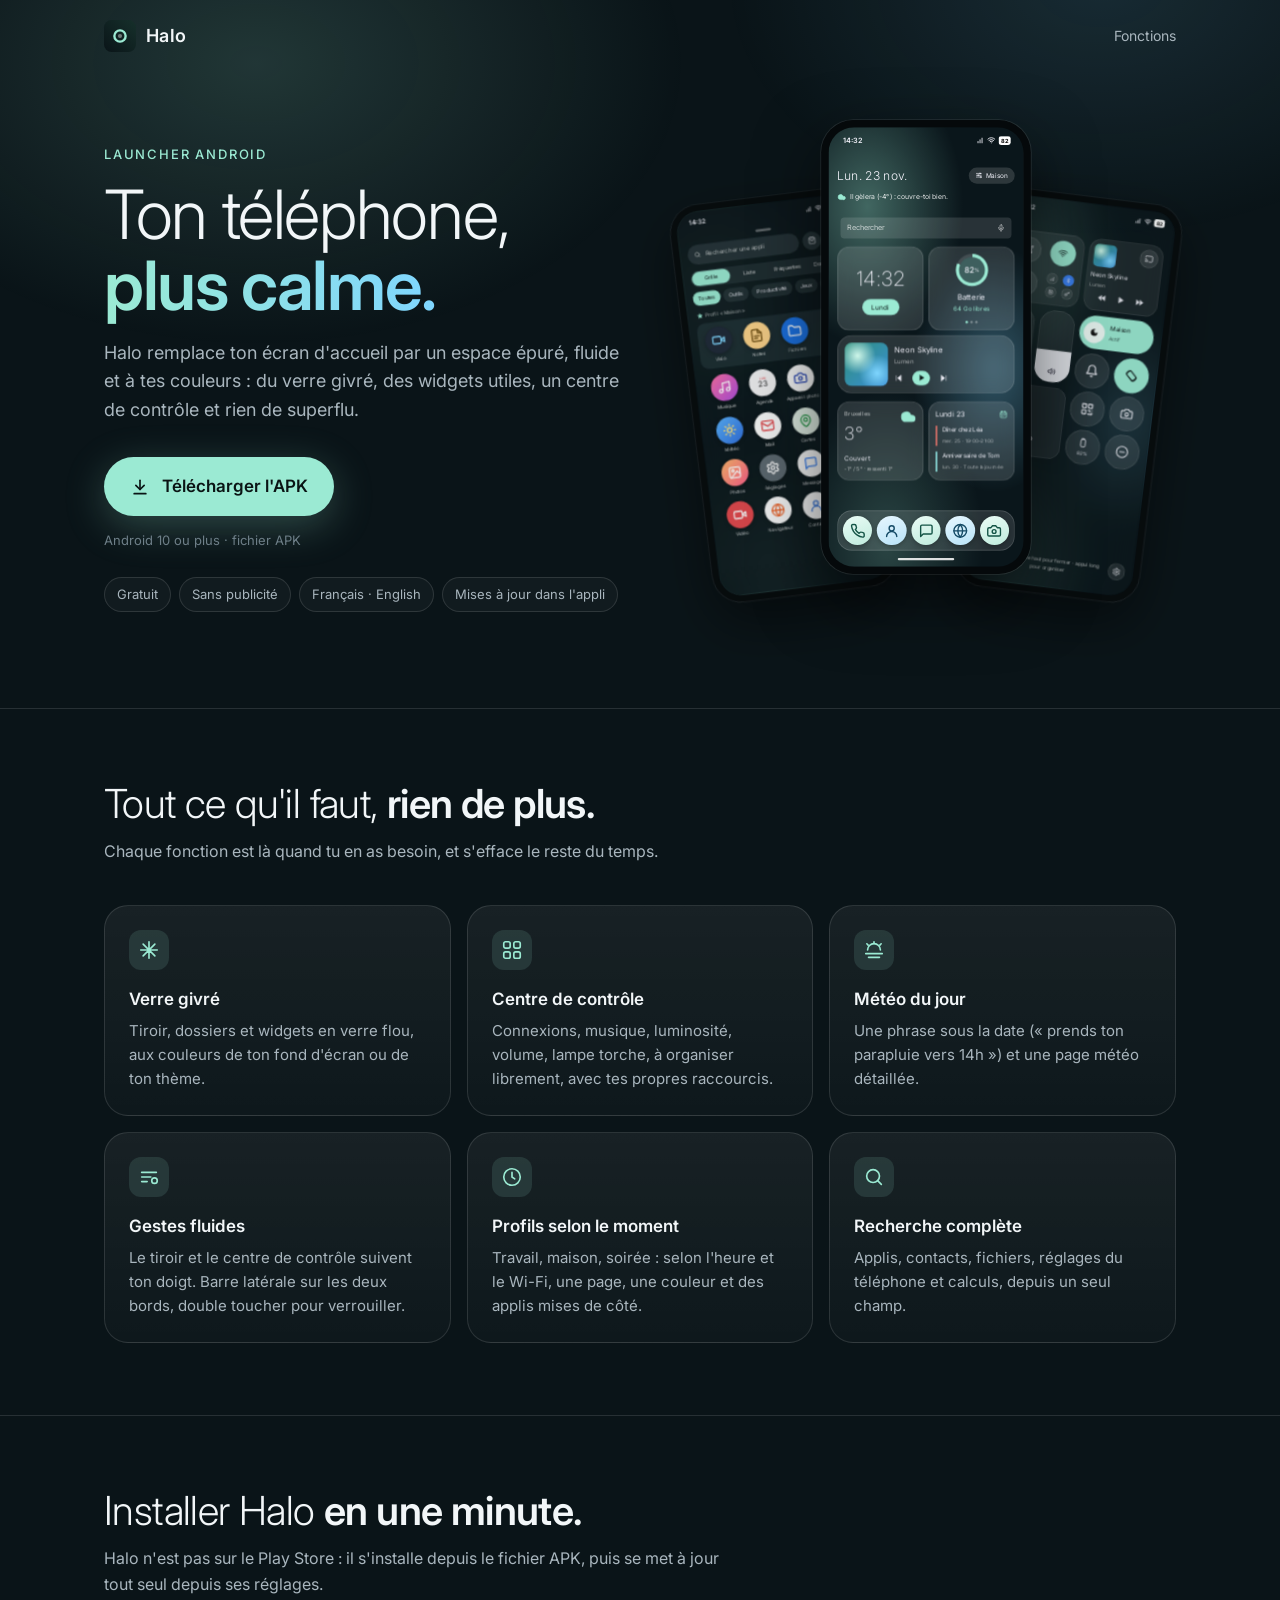
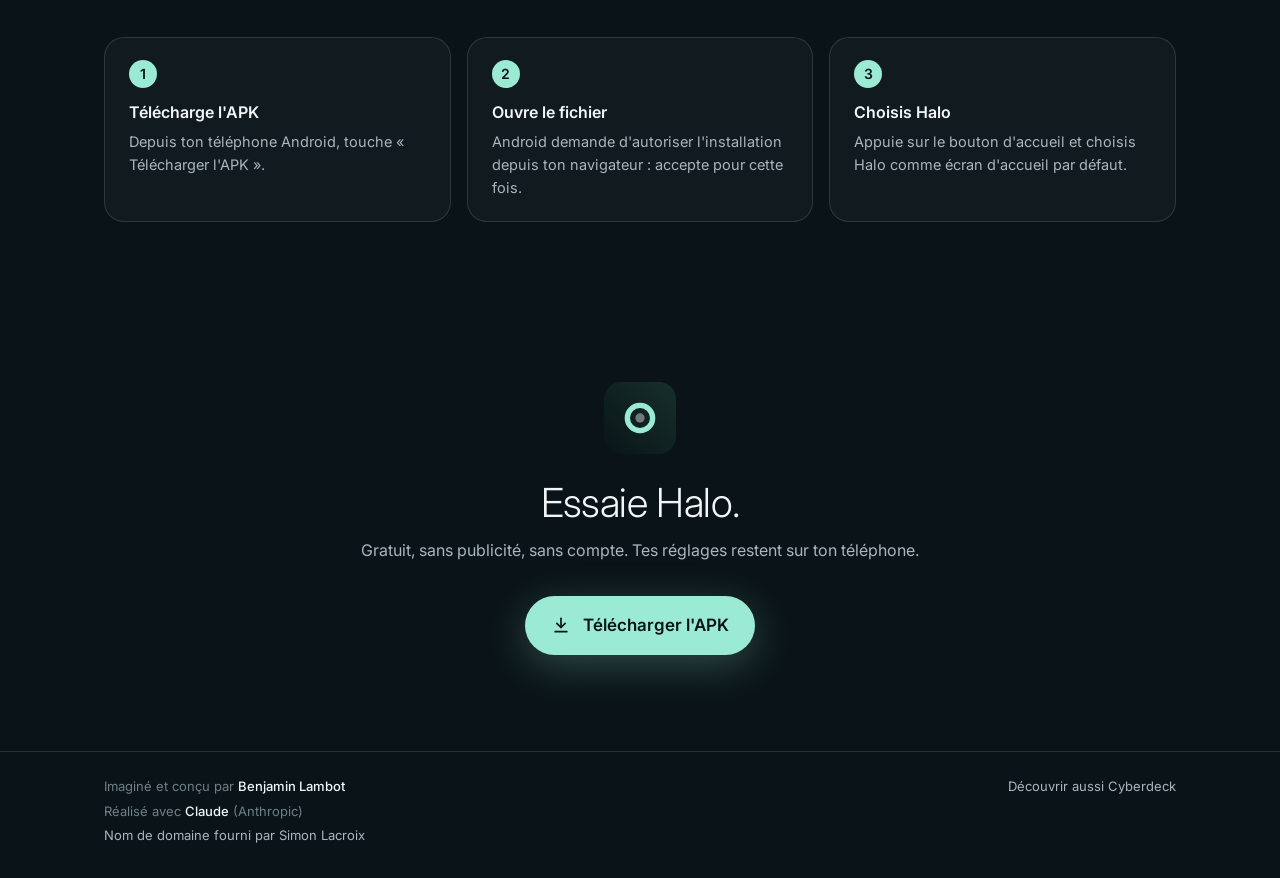
<file: Halo/index.html>
<!DOCTYPE html>
<html lang="fr">
<head>
<meta charset="utf-8">
<meta name="viewport" content="width=device-width, initial-scale=1">
<title>Halo · Launcher Android épuré</title>
<meta name="description" content="Halo, un launcher Android épuré et fluide : verre givré, widgets, centre de contrôle, profils. Gratuit, sans publicité.">
<meta name="theme-color" content="#0A1418">
<link rel="icon" href="icon.svg" type="image/svg+xml">
<meta property="og:title" content="Halo · Launcher Android épuré">
<meta property="og:description" content="Un écran d'accueil calme, fluide et à tes couleurs. Gratuit, sans publicité.">
<link rel="preconnect" href="https://fonts.googleapis.com">
<link rel="preconnect" href="https://fonts.gstatic.com" crossorigin>
<link href="https://fonts.googleapis.com/css2?family=Inter:wght@300;400;500;600&display=swap" rel="stylesheet">
<style>
  :root {
    color-scheme: dark;
    --bg: #0A1418; --bg2: #0F1D22; --text: #F2F6F8; --dim: #A9B6BE; --faint: #6E7F88;
    --accent: #9BEAD3; --accent2: #7FD6FF; --glass: rgba(255,255,255,.08); --line: rgba(255,255,255,.12);
  }
  * { box-sizing: border-box; }
  html { scroll-behavior: smooth; }
  body { margin: 0; background: var(--bg); color: var(--text); font: 16px/1.6 Inter, system-ui, -apple-system, "Segoe UI", Roboto, sans-serif;
    -webkit-font-smoothing: antialiased; overflow-x: hidden; }
  a { color: inherit; }
  .wrap { max-width: 1120px; margin: 0 auto; padding: 0 24px; }
  @media (max-width: 600px) { .wrap { padding: 0 16px; } }

  /* lueur de fond */
  .glow { position: fixed; inset: -20% -10% auto; height: 90vh; pointer-events: none; z-index: 0;
    background: radial-gradient(40% 50% at 25% 30%, rgba(155,234,211,.16), transparent 70%), radial-gradient(35% 45% at 80% 20%, rgba(127,214,255,.12), transparent 70%); }
  main, header, footer { position: relative; z-index: 1; }
  main { overflow-x: clip; }

  header .wrap { display: flex; align-items: center; justify-content: space-between; height: 72px; }
  .brand { display: flex; align-items: center; gap: 10px; text-decoration: none; font-weight: 600; letter-spacing: .02em; font-size: 18px; }
  .brand img { width: 32px; height: 32px; }
  .navlink { color: var(--dim); text-decoration: none; font-size: 14px; }
  .navlink:hover { color: var(--text); }

  /* héros */
  .hero { display: grid; grid-template-columns: 1.05fr 1fr; gap: 48px; align-items: center; padding: 48px 0 72px; }
  @media (max-width: 900px) { .hero { grid-template-columns: 1fr; padding-top: 24px; gap: 40px; } }
  .eyebrow { color: var(--accent); font-size: 13px; font-weight: 500; letter-spacing: .14em; text-transform: uppercase; }
  h1 { font-size: clamp(40px, 6vw, 68px); line-height: 1.04; font-weight: 300; letter-spacing: -.02em; margin: 14px 0 18px; }
  h1 b { font-weight: 600; background: linear-gradient(90deg, var(--accent), var(--accent2)); -webkit-background-clip: text; background-clip: text; color: transparent; }
  .lead { color: var(--dim); font-size: 18px; max-width: 30em; margin: 0 0 32px; }
  .cta { display: inline-flex; align-items: center; gap: 12px; padding: 16px 26px; border-radius: 999px; background: var(--accent); color: #0A1414;
    font-weight: 600; font-size: 17px; text-decoration: none; box-shadow: 0 10px 40px rgba(155,234,211,.25); transition: transform .2s, box-shadow .2s; }
  .cta:hover { transform: translateY(-2px); box-shadow: 0 14px 48px rgba(155,234,211,.35); }
  .cta svg { width: 20px; height: 20px; }
  .meta { color: var(--faint); font-size: 13px; margin-top: 14px; }
  .chips { display: flex; flex-wrap: wrap; gap: 8px; margin-top: 26px; }
  .chip { padding: 6px 12px; border-radius: 999px; border: 1px solid var(--line); color: var(--dim); font-size: 13px; background: rgba(255,255,255,.03); }

  /* téléphones */
  /* la composition des trois téléphones est la même partout : sur petit écran, elle est réduite d'un bloc */
  .stage { position: relative; height: 640px; }
  .stage-in { position: absolute; left: 50%; top: 0; width: 620px; height: 640px; margin-left: -310px; transform-origin: 50% 0; }
  .phone { position: absolute; width: 260px; aspect-ratio: 9 / 19.5; border-radius: 40px; padding: 9px; background: #05090B;
    box-shadow: 0 0 0 1px rgba(255,255,255,.1), 0 30px 80px rgba(0,0,0,.55); }
  .phone .scr { position: relative; width: 100%; height: 100%; border-radius: 32px; overflow: hidden; }
  .stage-in .phone:nth-child(1) { left: 50%; top: 0; transform: translateX(-50%); z-index: 3; }
  .stage-in .phone:nth-child(2) { left: 50%; top: 60px; transform: translateX(-118%) rotate(-7deg) scale(.88); z-index: 2; opacity: .9; }
  .stage-in .phone:nth-child(3) { left: 50%; top: 60px; transform: translateX(18%) rotate(7deg) scale(.88); z-index: 1; opacity: .9; }

  /* fond d'écran Halo (dégradé « Aurore ») */
  .wall { position: absolute; inset: 0; background:
      radial-gradient(70% 45% at 20% 18%, rgba(155,234,211,.55), transparent 70%),
      radial-gradient(60% 40% at 85% 55%, rgba(127,214,255,.45), transparent 70%),
      radial-gradient(70% 50% at 30% 95%, rgba(183,166,255,.35), transparent 70%), #0B1A1F; }
  .wall.b { background: radial-gradient(70% 45% at 80% 15%, rgba(183,166,255,.5), transparent 70%), radial-gradient(70% 50% at 15% 70%, rgba(155,234,211,.45), transparent 70%), #0C1620; }
  .ui { position: absolute; inset: 0; padding: 30px 16px 14px; display: flex; flex-direction: column; font-size: 10px; }
  .sb { position: absolute; top: 9px; left: 22px; right: 22px; display: flex; justify-content: space-between; font-size: 9px; color: rgba(255,255,255,.85); font-weight: 500; }
  .clock { font-size: 56px; font-weight: 200; letter-spacing: -.03em; line-height: 1; margin-top: 18px; }
  .date { font-size: 12px; color: rgba(255,255,255,.85); margin-top: 6px; }
  .tip { font-size: 10px; color: rgba(255,255,255,.8); margin-top: 6px; display: flex; gap: 6px; align-items: center; }
  .tip i { width: 9px; height: 9px; border-radius: 50%; background: var(--accent); display: inline-block; }
  .gl { background: rgba(255,255,255,.12); border: 1px solid rgba(255,255,255,.16); backdrop-filter: blur(14px); -webkit-backdrop-filter: blur(14px); border-radius: 18px; }
  .w-music { margin-top: 16px; padding: 10px; display: flex; gap: 10px; align-items: center; }
  .cover { width: 38px; height: 38px; border-radius: 10px; background: linear-gradient(135deg, #FF9EC4, #B7A6FF); flex: none; }
  .w-music b { display: block; font-size: 11px; font-weight: 600; } .w-music span { color: rgba(255,255,255,.7); font-size: 9.5px; }
  .w-row { display: flex; gap: 8px; margin-top: 8px; }
  .w-sm { flex: 1; padding: 10px; } .w-sm b { font-size: 18px; font-weight: 300; display: block; } .w-sm span { color: rgba(255,255,255,.7); font-size: 9px; }
  .grid { display: grid; grid-template-columns: repeat(4, 1fr); gap: 12px 8px; margin-top: auto; padding: 0 2px; }
  .ic { aspect-ratio: 1; border-radius: 30%; position: relative; box-shadow: 0 4px 10px rgba(0,0,0,.25), inset 0 1px 0 rgba(255,255,255,.25); display: grid; place-items: center; }
  .ic svg, .t svg, .gear svg, .sb svg, .tbar svg { fill: none; stroke: currentColor; stroke-width: 2; stroke-linecap: round; stroke-linejoin: round; }
  .ic svg { width: 54%; height: 54%; color: #fff; }
  .ic.lt svg { color: #1B2A30; }
  .dock { margin-top: 14px; padding: 9px; display: grid; grid-template-columns: repeat(4, 1fr); gap: 8px; border-radius: 24px; }
  .bar { width: 34%; height: 4px; border-radius: 4px; background: rgba(255,255,255,.7); margin: 10px auto 0; }
  .c1 { background: linear-gradient(135deg,#9BEAD3,#4FB79A); } .c2 { background: linear-gradient(135deg,#7FD6FF,#3B8FD9); } .c3 { background: linear-gradient(135deg,#FF9EC4,#E05A8E); }
  .c4 { background: linear-gradient(135deg,#FFD58A,#E79A3C); } .c5 { background: linear-gradient(135deg,#B7A6FF,#7558E0); } .c6 { background: linear-gradient(135deg,#C9D3D8,#7E8C94); } .c9 { background: linear-gradient(135deg,#F4F6F7,#C9D3D8); } .c10 { background: linear-gradient(135deg,#3A4A52,#151E23); }
  .c7 { background: linear-gradient(135deg,#A6F0A0,#47A84A); } .c8 { background: linear-gradient(135deg,#FF8F7A,#D9483B); }

  /* tiroir */
  .drawer { position: absolute; inset: 0; background: rgba(10,20,24,.55); backdrop-filter: blur(22px); -webkit-backdrop-filter: blur(22px); }
  .search { margin-top: 10px; padding: 9px 12px; border-radius: 999px; background: rgba(255,255,255,.12); color: rgba(255,255,255,.65); font-size: 10px; display: flex; justify-content: space-between; }
  .tabs { display: flex; gap: 6px; margin: 12px 0 10px; } .tabs span { padding: 4px 9px; border-radius: 999px; font-size: 9px; background: rgba(255,255,255,.08); color: rgba(255,255,255,.75); }
  .tabs span.on { background: var(--accent); color: #0A1414; font-weight: 600; }
  .lbl { color: rgba(255,255,255,.6); font-size: 9px; margin: 6px 0 8px; }
  .dgrid { display: grid; grid-template-columns: repeat(4, 1fr); gap: 10px 8px; }
  .dgrid .n { text-align: center; font-size: 8px; color: rgba(255,255,255,.8); margin-top: 4px; }

  /* centre de contrôle */
  .cc { position: absolute; inset: 0; background: rgba(205,225,232,.16); backdrop-filter: blur(26px) saturate(1.2); -webkit-backdrop-filter: blur(26px) saturate(1.2); }
  .ccg { display: grid; grid-template-columns: repeat(4, 1fr); gap: 8px; margin-top: 14px; }
  .t { border-radius: 18px; background: rgba(255,255,255,.14); border: 1px solid rgba(255,255,255,.14); aspect-ratio: 1; display: grid; place-items: center; }
  .t.on { background: var(--accent); }
  .t svg { width: 40%; height: 40%; color: #fff; }
  .t.on svg { color: #0A1414; }
  .t.w2 { grid-column: span 2; aspect-ratio: auto; padding: 10px; display: block; text-align: left; }
  .t.w2 b { font-size: 10px; display: block; } .t.w2 span { font-size: 8.5px; color: rgba(255,255,255,.7); }
  .t.h2 { grid-row: span 2; aspect-ratio: auto; position: relative; overflow: hidden; place-items: end center; }
  .t.h2::after { content: ""; position: absolute; left: 0; right: 0; bottom: 0; height: 62%; background: rgba(255,255,255,.88); }
  .t.h2.v::after { height: 40%; }
  .t.h2 svg { position: relative; z-index: 1; width: 44%; height: auto; aspect-ratio: 1; margin-bottom: 10px; color: #1B2A30; }
  .t.w2 .row { display: flex; align-items: center; gap: 8px; }
  .t.w2 .row svg { width: 14px; height: 14px; flex: none; }
  .t.w2 .row { gap: 6px; } .t.w2 .row b, .t.w2 .row span { white-space: nowrap; }
  .tbar { display: flex; gap: 10px; margin-top: 5px; } .tbar svg { width: 11px; height: 11px; color: #fff; }
  .sb .r { display: flex; gap: 4px; align-items: center; } .sb svg { width: 10px; height: 10px; }
  .gear { position: absolute; right: 16px; bottom: 18px; width: 26px; height: 26px; border-radius: 50%; background: rgba(255,255,255,.14); border: 1px solid rgba(255,255,255,.16); display: grid; place-items: center; }
  .gear svg { width: 15px; height: 15px; color: #fff; }

  /* sections */
  section.block { padding: 72px 0; border-top: 1px solid var(--line); }
  h2 { font-size: clamp(28px, 4vw, 40px); font-weight: 300; letter-spacing: -.015em; margin: 0 0 12px; line-height: 1.15; }
  h2 b { font-weight: 600; }
  .sub { color: var(--dim); max-width: 40em; margin: 0 0 40px; }
  .feats { display: grid; grid-template-columns: repeat(3, 1fr); gap: 16px; }
  @media (max-width: 900px) { .feats { grid-template-columns: repeat(2, 1fr); } }
  @media (max-width: 560px) { .feats { grid-template-columns: 1fr; } }
  .feat { padding: 24px; border-radius: 24px; background: linear-gradient(180deg, rgba(255,255,255,.06), rgba(255,255,255,.02)); border: 1px solid var(--line); }
  .feat .ico { width: 40px; height: 40px; border-radius: 12px; background: rgba(155,234,211,.12); display: grid; place-items: center; margin-bottom: 16px; }
  .feat .ico svg { width: 22px; height: 22px; stroke: var(--accent); fill: none; stroke-width: 1.8; stroke-linecap: round; stroke-linejoin: round; }
  .feat h3 { margin: 0 0 6px; font-size: 17px; font-weight: 600; }
  .feat p { margin: 0; color: var(--dim); font-size: 15px; }

  .steps { display: grid; grid-template-columns: repeat(3, 1fr); gap: 16px; counter-reset: s; }
  @media (max-width: 800px) { .steps { grid-template-columns: 1fr; } }
  .step { padding: 22px 24px; border-radius: 20px; border: 1px solid var(--line); background: rgba(255,255,255,.03); }
  .step::before { counter-increment: s; content: counter(s); display: inline-grid; place-items: center; width: 28px; height: 28px; border-radius: 50%;
    background: var(--accent); color: #0A1414; font-weight: 600; font-size: 14px; margin-bottom: 12px; }
  .step h3 { margin: 0 0 4px; font-size: 16px; font-weight: 600; } .step p { margin: 0; color: var(--dim); font-size: 14.5px; }

  .final { text-align: center; padding: 88px 0 96px; }
  .final img { width: 72px; height: 72px; margin-bottom: 18px; }
  .final .sub { margin: 0 auto 32px; }
  footer { border-top: 1px solid var(--line); color: var(--faint); font-size: 13px; }
  footer .wrap { display: flex; flex-wrap: wrap; gap: 12px; justify-content: space-between; padding-top: 24px; padding-bottom: 32px; }
  .credits { display: flex; flex-direction: column; gap: 4px; } .credits b { color: var(--text); font-weight: 500; }
  footer a { color: var(--dim); text-decoration: none; } footer a:hover { color: var(--text); }

  .reveal { opacity: 0; transform: translateY(16px); transition: opacity .7s ease, transform .7s ease; }
  .reveal.in { opacity: 1; transform: none; }
  @media (prefers-reduced-motion: reduce) { .reveal { opacity: 1; transform: none; transition: none; } .cta { transition: none; } }

  /* ── téléphones (version 2, d'après de vraies captures de Halo) ── */
  .phone svg { fill: none; stroke: currentColor; stroke-width: 2; stroke-linecap: round; stroke-linejoin: round; }
  .phone svg.f { fill: currentColor; stroke-width: 1.5; }
  .v-wall { position: absolute; inset: 0; background:
      radial-gradient(70% 45% at 20% 18%, rgba(155,234,211,.38), transparent 70%),
      radial-gradient(60% 40% at 85% 55%, rgba(127,214,255,.32), transparent 70%),
      radial-gradient(70% 50% at 30% 95%, rgba(155,234,211,.22), transparent 70%), #0A161B; }
  .v-ui { position: absolute; inset: 0; padding: 26px 11px 8px; display: flex; flex-direction: column; color: #F2F2FA; font-size: 8px; }
  .v-sb { position: absolute; top: 9px; left: 18px; right: 16px; display: flex; justify-content: space-between; align-items: center; font-size: 9px; font-weight: 600; }
  .v-sb .r { display: flex; gap: 4px; align-items: center; } .v-sb svg { width: 10px; height: 10px; stroke-width: 2.6; }
  .v-batt { font-style: normal; font-size: 7px; background: #fff; color: #000; border-radius: 3px; padding: 0 3px; font-weight: 700; }
  .v-head { display: flex; justify-content: space-between; align-items: center; margin-top: 22px; }
  .v-date { font-size: 15px; font-weight: 300; letter-spacing: .01em; }
  .v-pill { display: flex; gap: 4px; align-items: center; padding: 4px 8px; border-radius: 999px; background: rgba(255,255,255,.14); font-size: 8px; }
  .v-pill svg { width: 9px; height: 9px; }
  .v-tip { display: flex; gap: 5px; align-items: center; margin-top: 8px; font-size: 8.5px; color: rgba(255,255,255,.88); }
  .v-tip svg { width: 11px; height: 11px; color: #9BEAD3; }
  .v-search { margin: 18px 4px 0; padding: 6px 8px; border-radius: 5px; background: rgba(255,255,255,.12); display: flex; justify-content: space-between; align-items: center; color: rgba(255,255,255,.7); font-size: 9px; }
  .v-search svg { width: 10px; height: 10px; }
  .v-row2 { display: grid; grid-template-columns: 1fr 1fr; gap: 6px; margin-top: 10px; }
  .v-card { background: rgba(255,255,255,.13); backdrop-filter: blur(10px); -webkit-backdrop-filter: blur(10px); border-radius: 15px; padding: 9px; box-shadow: inset 0 0 0 1px rgba(255,255,255,.16); }
  .v-clock { display: grid; place-items: center; align-content: center; gap: 6px; height: 104px; }
  .v-clock b { font-size: 25px; font-weight: 200; letter-spacing: .02em; }
  .v-clock i { font-style: normal; background: #9BEAD3; color: #0A1414; border-radius: 999px; padding: 4px 12px; font-size: 8px; }
  .v-bat { display: flex; flex-direction: column; align-items: center; height: 104px; }
  .v-ring { width: 40px; height: 40px; border-radius: 50%; background: conic-gradient(#9BEAD3 0 82%, rgba(255,255,255,.12) 0); display: grid; place-items: center; }
  .v-ring span { width: 32px; height: 32px; border-radius: 50%; background: #3E5F5E; display: flex; align-items: center; justify-content: center; font-size: 10px; font-weight: 500; }
  .v-ring small { font-size: 6px; }
  .v-bat b { font-weight: 400; font-size: 9.5px; margin-top: 6px; } .v-bat > span { color: #9BEAD3; font-size: 7.5px; margin-top: 2px; }
  .v-dots { display: flex; gap: 3px; margin-top: auto; } .v-dots i { width: 3px; height: 3px; border-radius: 50%; background: rgba(255,255,255,.35); } .v-dots i.on { background: #9BEAD3; }
  .v-music { display: flex; gap: 8px; align-items: center; margin-top: 6px; border-radius: 18px; background: rgba(255,255,255,.13); }
  .v-cover { width: 54px; height: 54px; border-radius: 9px; flex: none; background:
      radial-gradient(60% 60% at 30% 30%, #CFF7EA, transparent 70%), radial-gradient(60% 60% at 75% 70%, #7FD6FF, transparent 70%), linear-gradient(135deg, #2E8F7A, #3B8FD9); }
  .v-cover.s { width: 32px; height: 32px; border-radius: 7px; }
  .v-mt { flex: 1; min-width: 0; } .v-mt b { display: block; font-size: 9.5px; font-weight: 400; } .v-mt > span { color: rgba(255,255,255,.6); font-size: 7.5px; }
  .v-ctrl { display: flex; align-items: center; gap: 12px; margin-top: 5px; }
  .v-ctrl svg { width: 10px; height: 10px; }
  .v-ctrl em { width: 22px; height: 18px; border-radius: 999px; background: #9BEAD3; display: grid; place-items: center; color: #0A1414; }
  .v-ctrl em svg { width: 9px; height: 9px; }
  .v-ctrl.b { gap: 16px; justify-content: center; margin-top: 7px; } .v-ctrl.b svg { width: 11px; height: 11px; }
  .v-meteo { position: relative; height: 98px; display: flex; flex-direction: column; }
  .v-meteo > span { color: rgba(255,255,255,.7); font-size: 7px; } .v-meteo > svg { position: absolute; right: 9px; top: 9px; width: 20px; height: 20px; color: #9BEAD3; }
  .v-meteo b { font-size: 22px; font-weight: 200; margin-top: 2px; } .v-meteo em { font-style: normal; font-size: 8px; margin-top: auto; } .v-meteo small { color: rgba(255,255,255,.65); font-size: 6.5px; margin-top: 2px; }
  .v-agenda { height: 98px; } .v-ah { display: flex; justify-content: space-between; align-items: center; } .v-ah b { font-weight: 400; font-size: 9px; } .v-ah svg { width: 10px; height: 10px; color: #9BEAD3; }
  .v-ev { border-left: 2px solid var(--c); padding-left: 6px; margin-top: 7px; } .v-ev b { display: block; font-weight: 400; font-size: 7.5px; white-space: nowrap; overflow: hidden; text-overflow: ellipsis; } .v-ev span { color: rgba(255,255,255,.6); font-size: 6px; }
  .v-dock { margin-top: auto; background: rgba(255,255,255,.12); box-shadow: inset 0 0 0 1px rgba(255,255,255,.14); border-radius: 18px; padding: 7px; display: grid; grid-template-columns: repeat(5, 1fr); gap: 6px; }
  .v-ri { aspect-ratio: 1; border-radius: 50%; display: grid; place-items: center; box-shadow: 0 2px 6px rgba(0,0,0,.25); }
  .v-ri svg { width: 52%; height: 52%; stroke-width: 2.2; }
  .v-dk { background: linear-gradient(160deg, #EAFBF5, #BFEBDD); color: #145446; }
  .v-dk:nth-child(even) { background: linear-gradient(160deg, #E6F6FF, #B9E3F7); color: #144A66; }
  .v-bar { width: 32%; height: 3px; border-radius: 3px; background: rgba(255,255,255,.85); margin: 9px auto 0; }
  /* tiroir */
  .v-drawer { position: absolute; inset: 0; background: linear-gradient(180deg, rgba(12,22,26,.94) 0%, rgba(12,24,28,.8) 45%, rgba(12,24,28,.74) 100%); backdrop-filter: blur(16px); -webkit-backdrop-filter: blur(16px); }
  .v-handle { width: 22px; height: 3px; border-radius: 3px; background: rgba(255,255,255,.4); margin: 10px auto 0; }
  .v-dsearch { display: flex; gap: 5px; margin-top: 8px; align-items: center; }
  .v-sf { flex: 1; display: flex; gap: 6px; align-items: center; padding: 7px 9px; border-radius: 999px; background: rgba(52,68,72,.6); color: rgba(255,255,255,.7); font-size: 8.5px; }
  .v-sf svg { width: 10px; height: 10px; }
  .v-rb { width: 26px; height: 26px; border-radius: 50%; background: rgba(52,68,72,.6); display: grid; place-items: center; } .v-rb svg { width: 11px; height: 11px; }
  .v-seg { display: flex; margin-top: 8px; padding: 2px; border-radius: 999px; background: rgba(52,68,72,.45); }
  .v-seg i, .v-chips i { font-style: normal; } .v-seg i { flex: 1; text-align: center; padding: 4px 0; border-radius: 999px; font-size: 7.5px; color: rgba(255,255,255,.85); }
  .v-seg i.on, .v-chips i.on { background: #9BEAD3; color: #0A1414; }
  .v-chips { display: flex; gap: 4px; margin-top: 6px; white-space: nowrap; overflow: hidden; } .v-chips i { padding: 4px 8px; border-radius: 999px; background: rgba(52,68,72,.5); font-size: 7.5px; }
  .v-prof { display: flex; gap: 4px; align-items: center; color: rgba(255,255,255,.7); font-size: 7px; margin: 9px 0 5px 3px; } .v-prof svg { width: 8px; height: 8px; color: #9BEAD3; }
  .v-pgrid { display: grid; grid-template-columns: repeat(4, 1fr); gap: 4px; padding: 7px 4px; border-radius: 12px; background: rgba(60,86,90,.32); }
  .v-agrid { display: grid; grid-template-columns: repeat(4, 1fr); gap: 9px 4px; margin-top: 9px; padding: 0 4px; }
  .v-app { display: flex; flex-direction: column; align-items: center; gap: 3px; min-width: 0; }
  .v-app .v-ri { width: 76%; } .v-app span { font-size: 6.5px; color: rgba(255,255,255,.88); max-width: 100%; white-space: nowrap; overflow: hidden; text-overflow: ellipsis; }
  .v-live { background: #F5F5F7; color: #222; display: flex !important; flex-direction: column; justify-content: center; gap: 0; line-height: 1; }
  .v-live small { font-size: 4.5px; color: #E5484D; } .v-live b { font-size: 11px; font-weight: 400; }
  /* centre de contrôle */
  .v-cc { position: absolute; inset: 0; background: rgba(10,22,26,.5); backdrop-filter: blur(18px); -webkit-backdrop-filter: blur(18px); }
  .v-ccg { display: grid; grid-template-columns: repeat(4, 1fr); grid-auto-rows: 47px; gap: 7px; margin-top: 22px; padding: 0 1px; }
  .v-ccg > *, .v-o { box-sizing: border-box; }
  .v-blk { border-radius: 17px; background: rgba(255,255,255,.08); box-shadow: inset 0 0 0 1px rgba(255,255,255,.12); padding: 7px; position: relative; }
  .v-o { font-style: normal; border-radius: 50%; background: rgba(255,255,255,.1); box-shadow: inset 0 0 0 1px rgba(255,255,255,.14); display: grid; place-items: center; aspect-ratio: 1; width: 100%; }
  .v-o svg { width: 38%; height: 38%; } .v-o.on { background: #9BEAD3; box-shadow: none; color: #0A1414; }
  .v-o.sm { width: 26px; height: 26px; } .v-o.sm svg { width: 12px; height: 12px; }
  .v-conn { display: grid; grid-template-columns: 1fr 1fr; gap: 6px; height: 100%; align-items: center; }
  .v-conn > .v-o { width: 36px; justify-self: center; }
  .v-mini { display: grid; grid-template-columns: 1fr 1fr; gap: 3px; justify-items: center; }
  .v-mini i { width: 16px; height: 16px; border-radius: 50%; display: grid; place-items: center; background: rgba(255,255,255,.08); box-shadow: inset 0 0 0 1px rgba(255,255,255,.14); }
  .v-mini i.bl { background: #3B82F6; box-shadow: none; } .v-mini svg { width: 8px; height: 8px; }
  .v-med { display: flex; flex-direction: column; } .v-mtop { display: flex; justify-content: space-between; }
  .v-med b { font-weight: 400; font-size: 8.5px; margin-top: 6px; } .v-med > span { color: rgba(255,255,255,.6); font-size: 7px; }
  .v-sl { position: relative; border-radius: 22px; overflow: hidden; background: rgba(255,255,255,.08); box-shadow: inset 0 0 0 1px rgba(255,255,255,.12); display: grid; place-items: end center; padding-bottom: 9px; }
  .v-sl::before { content: ""; position: absolute; left: 0; right: 0; bottom: 0; height: var(--f); background: #E8EAF0; }
  .v-sl svg { position: relative; width: 12px; height: 12px; color: #1A1A2A; }
  .v-a { position: absolute; top: 6px; left: 50%; transform: translateX(-50%); width: 18px; height: 18px; border-radius: 50%; background: #9BEAD3; color: #0A1414; font-style: normal; font-size: 8px; display: grid; place-items: center; }
  .v-profile { border-radius: 999px; background: #9BEAD3; color: #0A1414; display: flex; align-items: center; gap: 7px; padding: 0 6px; }
  .v-profile > i { width: 30px; height: 30px; border-radius: 50%; background: #EFFBF7; display: grid; place-items: center; } .v-profile > i svg { width: 12px; height: 12px; color: #111; }
  .v-profile b { display: block; font-weight: 400; font-size: 8.5px; } .v-profile span { font-size: 7px; opacity: .7; }
  .v-torch { display: flex; flex-direction: column; } .v-torch b { font-weight: 400; font-size: 9px; margin-top: auto; } .v-torch span { color: rgba(255,255,255,.6); font-size: 7px; }
  .v-pct { display: flex; flex-direction: column; justify-content: center; gap: 2px; } .v-pct svg { width: 30%; height: 30%; } .v-pct small { font-size: 6.5px; }
  .v-add { background: transparent; box-shadow: inset 0 0 0 1px rgba(255,255,255,.3); }
  .v-hint { margin-top: auto; text-align: center; font-size: 7px; color: rgba(255,255,255,.75); padding: 0 34px 14px; line-height: 1.5; }
  .v-gear { position: absolute; right: 12px; bottom: 22px; width: 24px; } .v-gear svg { width: 12px; height: 12px; }
</style>
</head>
<body>
<div class="glow" aria-hidden="true"></div>

<header>
  <div class="wrap">
    <a class="brand" href="./"><img src="icon.svg" alt="">Halo</a>
    <a class="navlink" href="#fonctions">Fonctions</a>
  </div>
</header>

<main>
  <div class="wrap">
    <section class="hero">
      <div>
        <div class="eyebrow">Launcher Android</div>
        <h1>Ton téléphone,<br><b>plus calme.</b></h1>
        <p class="lead">Halo remplace ton écran d'accueil par un espace épuré, fluide et à tes couleurs : du verre givré, des widgets utiles, un centre de contrôle et rien de superflu.</p>
        <a class="cta dl" href="telecharger/" rel="noopener">
          <svg viewBox="0 0 24 24" fill="none" stroke="currentColor" stroke-width="2" stroke-linecap="round" stroke-linejoin="round" aria-hidden="true"><path d="M12 4v11"/><path d="m7 10 5 5 5-5"/><path d="M5 20h14"/></svg>
          Télécharger l'APK
        </a>
        <div class="meta" id="ver">Android 10 ou plus · fichier APK</div>
        <div class="chips"><span class="chip">Gratuit</span><span class="chip">Sans publicité</span><span class="chip">Français · English</span><span class="chip">Mises à jour dans l'appli</span></div>
      </div>

      <div class="stage" id="stage" aria-label="Aperçus de Halo : accueil, tiroir d'applis et centre de contrôle"><div class="stage-in" id="stagein">
        <!-- accueil -->
        <div class="phone"><div class="scr"><div class="v-wall"></div><div class="v-ui">
          <div class="v-sb"><span>14:32</span><span class="r"><svg viewBox="0 0 24 24" aria-hidden="true"><path d="M6 20v-4M12 20v-9M18 20V6"/></svg><svg viewBox="0 0 24 24" aria-hidden="true"><path d="M5 12.55a11 11 0 0 1 14 0M1.42 9a16 16 0 0 1 21.16 0M8.53 16.11a6 6 0 0 1 6.95 0M12 20h.01"/></svg><i class="v-batt">82</i></span></div>
          <div class="v-head"><div class="v-date">Lun. 23 nov.</div><div class="v-pill"><svg viewBox="0 0 24 24" aria-hidden="true"><path d="M4 6h10M18 6h2M4 12h4M12 12h8M4 18h12M20 18h0"/><circle cx="16" cy="6" r="2"/><circle cx="10" cy="12" r="2"/><circle cx="18" cy="18" r="2"/></svg>Maison</div></div>
          <div class="v-tip"><svg viewBox="0 0 24 24" class="f" aria-hidden="true"><path d="M17.5 19H9a7 7 0 1 1 6.7-9h1.8a4.5 4.5 0 1 1 0 9Z"/></svg>Il gèlera (-4°) : couvre-toi bien.</div>
          <div class="v-search"><span>Rechercher</span><svg viewBox="0 0 24 24" aria-hidden="true"><rect x="9" y="2" width="6" height="12" rx="3"/><path d="M19 10v1a7 7 0 0 1-14 0v-1M12 18v4"/></svg></div>
          <div class="v-row2">
            <div class="v-card v-clock"><b>14:32</b><i>Lundi</i></div>
            <div class="v-card v-bat"><div class="v-ring"><span>82<small>%</small></span></div><b>Batterie</b><span>64 Go libres</span><div class="v-dots"><i class="on"></i><i></i><i></i></div></div>
          </div>
          <div class="v-card v-music"><div class="v-cover"></div><div class="v-mt"><b>Neon Skyline</b><span>Lumen</span><div class="v-ctrl"><svg viewBox="0 0 24 24" class="f" aria-hidden="true"><path d="M19 20 9 12l10-8z"/><path d="M5 19V5"/></svg><em><svg viewBox="0 0 24 24" class="f" aria-hidden="true"><path d="M7 4l13 8-13 8z"/></svg></em><svg viewBox="0 0 24 24" class="f" aria-hidden="true"><path d="m5 4 10 8-10 8z"/><path d="M19 5v14"/></svg></div></div></div>
          <div class="v-row2">
            <div class="v-card v-meteo"><span>Bruxelles</span><svg viewBox="0 0 24 24" class="f" aria-hidden="true"><path d="M17.5 19H9a7 7 0 1 1 6.7-9h1.8a4.5 4.5 0 1 1 0 9Z"/></svg><b>3°</b><em>Couvert</em><small>-1° / 5° · ressenti 1°</small></div>
            <div class="v-card v-agenda"><div class="v-ah"><b>Lundi 23</b><svg viewBox="0 0 24 24" aria-hidden="true"><rect x="3" y="4" width="18" height="18" rx="3"/><path d="M16 2v4M8 2v4M3 10h18M8 14h.01M12 14h.01M16 14h.01M8 18h.01M12 18h.01"/></svg></div>
              <div class="v-ev" style="--c:#E0736A"><b>Dîner chez Léa</b><span>mer. 25 · 19:00–21:00</span></div>
              <div class="v-ev" style="--c:#8FE3E0"><b>Anniversaire de Tom</b><span>lun. 30 · Toute la journée</span></div></div>
          </div>
          <div class="v-dock">
            <div class="v-ri v-dk"><svg viewBox="0 0 24 24" aria-hidden="true"><path d="M22 16.9v3a2 2 0 0 1-2.2 2 19.8 19.8 0 0 1-8.6-3.1 19.5 19.5 0 0 1-6-6A19.8 19.8 0 0 1 2.1 4.2 2 2 0 0 1 4.1 2h3a2 2 0 0 1 2 1.7c.1.9.4 1.8.7 2.7a2 2 0 0 1-.5 2.1L8 9.8a16 16 0 0 0 6 6l1.3-1.3a2 2 0 0 1 2.1-.4c.9.3 1.8.6 2.7.7a2 2 0 0 1 1.7 2z"/></svg></div><div class="v-ri v-dk"><svg viewBox="0 0 24 24" aria-hidden="true"><circle cx="12" cy="8" r="4"/><path d="M4 21a8 8 0 0 1 16 0"/></svg></div>
            <div class="v-ri v-dk"><svg viewBox="0 0 24 24" aria-hidden="true"><path d="M21 15a2 2 0 0 1-2 2H7l-4 4V5a2 2 0 0 1 2-2h14a2 2 0 0 1 2 2z"/></svg></div><div class="v-ri v-dk"><svg viewBox="0 0 24 24" aria-hidden="true"><circle cx="12" cy="12" r="10"/><path d="M2 12h20M12 2a15 15 0 0 1 0 20M12 2a15 15 0 0 0 0 20"/></svg></div>
            <div class="v-ri v-dk"><svg viewBox="0 0 24 24" aria-hidden="true"><path d="M14.5 4h-5L7 7H4a2 2 0 0 0-2 2v9a2 2 0 0 0 2 2h16a2 2 0 0 0 2-2V9a2 2 0 0 0-2-2h-3z"/><circle cx="12" cy="13" r="3"/></svg></div>
          </div>
          <div class="v-bar"></div>
        </div></div></div>
        <!-- tiroir -->
        <div class="phone"><div class="scr"><div class="v-wall"></div><div class="v-drawer"></div><div class="v-ui">
          <div class="v-sb"><span>14:32</span><span class="r"><svg viewBox="0 0 24 24" aria-hidden="true"><path d="M6 20v-4M12 20v-9M18 20V6"/></svg><svg viewBox="0 0 24 24" aria-hidden="true"><path d="M5 12.55a11 11 0 0 1 14 0M1.42 9a16 16 0 0 1 21.16 0M8.53 16.11a6 6 0 0 1 6.95 0M12 20h.01"/></svg><i class="v-batt">82</i></span></div>
          <div class="v-handle"></div>
          <div class="v-dsearch"><div class="v-sf"><svg viewBox="0 0 24 24" aria-hidden="true"><circle cx="11" cy="11" r="7"/><path d="m20 20-4-4"/></svg><span>Rechercher une appli</span></div><div class="v-rb"><svg viewBox="0 0 24 24" aria-hidden="true"><path d="M6 2 3 6v14a2 2 0 0 0 2 2h14a2 2 0 0 0 2-2V6l-3-4z"/><path d="M3 6h18M16 10a4 4 0 0 1-8 0"/></svg></div><div class="v-rb"><svg viewBox="0 0 24 24" aria-hidden="true"><path d="M12 5h.01M12 12h.01M12 19h.01"/></svg></div></div>
          <div class="v-seg"><i class="on">Grille</i><i>Liste</i><i>Fréquentes</i><i>Dossiers</i></div>
          <div class="v-chips"><i class="on">Toutes</i><i>Outils</i><i>Productivité</i><i>Jeux</i><i>Autres</i></div>
          <div class="v-prof"><svg viewBox="0 0 24 24" class="f" aria-hidden="true"><path d="m12 2 3.1 6.3 6.9 1-5 4.9 1.2 6.8L12 17.8 5.8 21l1.2-6.8-5-4.9 6.9-1z"/></svg>Profil « Maison »</div>
          <div class="v-pgrid">
            <div class="v-app"><div class="v-ri " style="background:#1F2937;color:#7FD6FF"><svg viewBox="0 0 24 24" aria-hidden="true"><path d="m22 8-6 4 6 4V8Z"/><rect x="2" y="6" width="14" height="12" rx="2"/></svg></div><span>Visio</span></div><div class="v-app"><div class="v-ri " style="background:#FFD58A;color:#6B4A0E"><svg viewBox="0 0 24 24" aria-hidden="true"><path d="M14 2H6a2 2 0 0 0-2 2v16a2 2 0 0 0 2 2h12a2 2 0 0 0 2-2V8z"/><path d="M14 2v6h6M8 13h8M8 17h5"/></svg></div><span>Notes</span></div><div class="v-app"><div class="v-ri " style="background:#1A73E8;color:#fff"><svg viewBox="0 0 24 24" aria-hidden="true"><path d="M4 20h16a2 2 0 0 0 2-2V8a2 2 0 0 0-2-2h-7.9a2 2 0 0 1-1.7-.9l-.8-1.2A2 2 0 0 0 7.9 3H4a2 2 0 0 0-2 2v13a2 2 0 0 0 2 2Z"/></svg></div><span>Fichiers</span></div>
          </div>
          <div class="v-agrid">
            <div class="v-app"><div class="v-ri " style="background:linear-gradient(135deg,#FF6FA5,#B04CE0);color:#fff"><svg viewBox="0 0 24 24" aria-hidden="true"><path d="M9 18V5l12-2v13"/><circle cx="6" cy="18" r="3"/><circle cx="18" cy="16" r="3"/></svg></div><span>Musique</span></div>
            <div class="v-app"><div class="v-ri v-live"><small>LUN</small><b>23</b></div><span>Agenda</span></div>
            <div class="v-app"><div class="v-ri " style="background:#fff;color:#2846B8"><svg viewBox="0 0 24 24" aria-hidden="true"><path d="M14.5 4h-5L7 7H4a2 2 0 0 0-2 2v9a2 2 0 0 0 2 2h16a2 2 0 0 0 2-2V9a2 2 0 0 0-2-2h-3z"/><circle cx="12" cy="13" r="3"/></svg></div><span>Appareil photo</span></div><div class="v-app"><div class="v-ri " style="background:#0E5E4A;color:#9BEAD3"><svg viewBox="0 0 24 24" aria-hidden="true"><rect x="4" y="2" width="16" height="20" rx="2"/><path d="M8 6h8M8 11h.01M12 11h.01M16 11h.01M8 15h.01M12 15h.01M16 15h.01M8 19h.01M12 19h.01M16 19h.01"/></svg></div><span>Calculatrice</span></div>
            <div class="v-app"><div class="v-ri " style="background:linear-gradient(135deg,#5AB4FF,#2F6FE0);color:#FFE27A"><svg viewBox="0 0 24 24" aria-hidden="true"><circle cx="12" cy="12" r="4"/><path d="M12 2v2M12 20v2M4.9 4.9l1.4 1.4M17.7 17.7l1.4 1.4M2 12h2M20 12h2M4.9 19.1l1.4-1.4M17.7 6.3l1.4-1.4"/></svg></div><span>Météo</span></div><div class="v-app"><div class="v-ri " style="background:#fff;color:#E5484D"><svg viewBox="0 0 24 24" aria-hidden="true"><rect x="2" y="4" width="20" height="16" rx="2"/><path d="m22 7-10 6L2 7"/></svg></div><span>Mail</span></div>
            <div class="v-app"><div class="v-ri " style="background:#E9F7EC;color:#2E9E4F"><svg viewBox="0 0 24 24" aria-hidden="true"><path d="M20 10c0 6-8 12-8 12s-8-6-8-12a8 8 0 0 1 16 0Z"/><circle cx="12" cy="10" r="3"/></svg></div><span>Cartes</span></div><div class="v-app"><div class="v-ri " style="background:#111;color:#fff"><svg viewBox="0 0 24 24" aria-hidden="true"><circle cx="12" cy="12" r="9"/><path d="M12 7v5l3 2"/></svg></div><span>Horloge</span></div>
            <div class="v-app"><div class="v-ri " style="background:linear-gradient(135deg,#FFB86B,#FF5E8A);color:#fff"><svg viewBox="0 0 24 24" aria-hidden="true"><rect x="3" y="3" width="18" height="18" rx="3"/><circle cx="9" cy="9" r="2"/><path d="m21 15-5-5L5 21"/></svg></div><span>Photos</span></div><div class="v-app"><div class="v-ri " style="background:#5F6B73;color:#fff"><svg viewBox="0 0 24 24" aria-hidden="true"><path d="M12.22 2h-.44a2 2 0 0 0-2 2v.18a2 2 0 0 1-1 1.73l-.43.25a2 2 0 0 1-2 0l-.15-.08a2 2 0 0 0-2.73.73l-.22.38a2 2 0 0 0 .73 2.73l.15.1a2 2 0 0 1 1 1.72v.51a2 2 0 0 1-1 1.74l-.15.09a2 2 0 0 0-.73 2.73l.22.38a2 2 0 0 0 2.73.73l.15-.08a2 2 0 0 1 2 0l.43.25a2 2 0 0 1 1 1.73V20a2 2 0 0 0 2 2h.44a2 2 0 0 0 2-2v-.18a2 2 0 0 1 1-1.73l.43-.25a2 2 0 0 1 2 0l.15.08a2 2 0 0 0 2.73-.73l.22-.39a2 2 0 0 0-.73-2.73l-.15-.08a2 2 0 0 1-1-1.74v-.5a2 2 0 0 1 1-1.74l.15-.09a2 2 0 0 0 .73-2.73l-.22-.38a2 2 0 0 0-2.73-.73l-.15.08a2 2 0 0 1-2 0l-.43-.25a2 2 0 0 1-1-1.73V4a2 2 0 0 0-2-2z"/><circle cx="12" cy="12" r="3"/></svg></div><span>Réglages</span></div>
            <div class="v-app"><div class="v-ri " style="background:#fff;color:#3B82F6"><svg viewBox="0 0 24 24" aria-hidden="true"><path d="M21 15a2 2 0 0 1-2 2H7l-4 4V5a2 2 0 0 1 2-2h14a2 2 0 0 1 2 2z"/></svg></div><span>Messages</span></div><div class="v-app"><div class="v-ri " style="background:#fff;color:#2F7CF6"><svg viewBox="0 0 24 24" aria-hidden="true"><path d="M22 16.9v3a2 2 0 0 1-2.2 2 19.8 19.8 0 0 1-8.6-3.1 19.5 19.5 0 0 1-6-6A19.8 19.8 0 0 1 2.1 4.2 2 2 0 0 1 4.1 2h3a2 2 0 0 1 2 1.7c.1.9.4 1.8.7 2.7a2 2 0 0 1-.5 2.1L8 9.8a16 16 0 0 0 6 6l1.3-1.3a2 2 0 0 1 2.1-.4c.9.3 1.8.6 2.7.7a2 2 0 0 1 1.7 2z"/></svg></div><span>Téléphone</span></div>
            <div class="v-app"><div class="v-ri" style="background:#E5484D;color:#fff"><svg viewBox="0 0 24 24" aria-hidden="true"><path d="m22 8-6 4 6 4V8Z"/><rect x="2" y="6" width="14" height="12" rx="2"/></svg></div><span>Vidéo</span></div><div class="v-app"><div class="v-ri" style="background:#fff;color:#F2662B"><svg viewBox="0 0 24 24" aria-hidden="true"><circle cx="12" cy="12" r="10"/><path d="M2 12h20M12 2a15 15 0 0 1 0 20M12 2a15 15 0 0 0 0 20"/></svg></div><span>Navigateur</span></div><div class="v-app"><div class="v-ri" style="background:#fff;color:#3D7BE0"><svg viewBox="0 0 24 24" aria-hidden="true"><circle cx="12" cy="8" r="4"/><path d="M4 21a8 8 0 0 1 16 0"/></svg></div><span>Contacts</span></div><div class="v-app"><div class="v-ri" style="background:linear-gradient(135deg,#FFD58A,#F2662B);color:#fff"><svg viewBox="0 0 24 24" aria-hidden="true"><path d="M6 2 3 6v14a2 2 0 0 0 2 2h14a2 2 0 0 0 2-2V6l-3-4z"/><path d="M3 6h18M16 10a4 4 0 0 1-8 0"/></svg></div><span>Boutique</span></div>
          </div>
        </div></div></div>
        <!-- centre de contrôle -->
        <div class="phone"><div class="scr"><div class="v-wall"></div><div class="v-cc"></div><div class="v-ui">
          <div class="v-sb"><span>14:32</span><span class="r"><svg viewBox="0 0 24 24" aria-hidden="true"><path d="M6 20v-4M12 20v-9M18 20V6"/></svg><svg viewBox="0 0 24 24" aria-hidden="true"><path d="M5 12.55a11 11 0 0 1 14 0M1.42 9a16 16 0 0 1 21.16 0M8.53 16.11a6 6 0 0 1 6.95 0M12 20h.01"/></svg><i class="v-batt">82</i></span></div>
          <div class="v-ccg">
            <div class="v-blk" style="grid-area:1/1/3/3"><div class="v-conn">
              <i class="v-o"><svg viewBox="0 0 24 24" aria-hidden="true"><path d="M17.8 19.2 16 11l3.5-3.5C21 6 21.5 4 21 3c-1-.5-3 0-4.5 1.5L13 8 4.8 6.2c-.5-.1-.9.1-1.1.5l-.3.5c-.2.5-.1 1 .3 1.3L9 12l-2 3H4l-1 1 3 2 2 3 1-1v-3l3-2 3.5 5.3c.3.4.8.5 1.3.3l.5-.2c.4-.3.6-.7.5-1.2z"/></svg></i><i class="v-o on"><svg viewBox="0 0 24 24" aria-hidden="true"><path d="M5 12.55a11 11 0 0 1 14 0M1.42 9a16 16 0 0 1 21.16 0M8.53 16.11a6 6 0 0 1 6.95 0M12 20h.01"/></svg></i><i class="v-o"><svg viewBox="0 0 24 24" aria-hidden="true"><circle cx="12" cy="12" r="2"/><path d="M8.5 15.5a5 5 0 0 1 0-7M15.5 8.5a5 5 0 0 1 0 7M5.6 18.4a9 9 0 0 1 0-12.8M18.4 5.6a9 9 0 0 1 0 12.8M12 14v8"/></svg></i>
              <div class="v-mini"><i><svg viewBox="0 0 24 24" aria-hidden="true"><path d="M6 20v-4M12 20v-9M18 20V6"/></svg></i><i class="bl"><svg viewBox="0 0 24 24" aria-hidden="true"><path d="m7 7 10 10-5 5V2l5 5L7 17"/></svg></i><i><svg viewBox="0 0 24 24" aria-hidden="true"><rect x="4" y="4" width="16" height="16" rx="3"/><path d="M9 15V9l6 6V9"/></svg></i><i><svg viewBox="0 0 24 24" aria-hidden="true"><circle cx="7.5" cy="15.5" r="4.5"/><path d="m21 2-9.6 9.6M15.5 7.5l3 3L22 7l-3-3"/></svg></i></div></div></div>
            <div class="v-blk v-med" style="grid-area:1/3/3/5"><div class="v-mtop"><div class="v-cover s"></div><i class="v-o sm"><svg viewBox="0 0 24 24" aria-hidden="true"><path d="M2 8V6a2 2 0 0 1 2-2h16a2 2 0 0 1 2 2v12a2 2 0 0 1-2 2h-6"/><path d="M2 12a9 9 0 0 1 8 8M2 16a5 5 0 0 1 4 4M2 20h.01"/></svg></i></div>
              <b>Neon Skyline</b><span>Lumen</span><div class="v-ctrl b"><svg viewBox="0 0 24 24" class="f" aria-hidden="true"><path d="M11 19 2 12l9-7zM22 19l-9-7 9-7z"/></svg><svg viewBox="0 0 24 24" class="f" aria-hidden="true"><path d="M7 4l13 8-13 8z"/></svg><svg viewBox="0 0 24 24" class="f" aria-hidden="true"><path d="m13 19 9-7-9-7zM2 19l9-7-9-7z"/></svg></div></div>
            <div class="v-sl" style="grid-area:3/1/5/2;--f:22%"><i class="v-a">A</i><svg viewBox="0 0 24 24" aria-hidden="true"><circle cx="12" cy="12" r="4"/><path d="M12 2v2M12 20v2M4.9 4.9l1.4 1.4M17.7 17.7l1.4 1.4M2 12h2M20 12h2M4.9 19.1l1.4-1.4M17.7 6.3l1.4-1.4"/></svg></div>
            <div class="v-sl" style="grid-area:3/2/5/3;--f:45%"><svg viewBox="0 0 24 24" aria-hidden="true"><path d="M11 5 6 9H2v6h4l5 4V5z"/><path d="M15.5 8.5a5 5 0 0 1 0 7M19 5a10 10 0 0 1 0 14"/></svg></div>
            <div class="v-profile" style="grid-area:3/3/4/5"><i><svg viewBox="0 0 24 24" class="f" aria-hidden="true"><path d="M12 3a6 6 0 0 0 9 9 9 9 0 1 1-9-9Z"/></svg></i><div><b>Maison</b><span>Actif</span></div></div>
            <i class="v-o" style="grid-area:4/3/5/4"><svg viewBox="0 0 24 24" aria-hidden="true"><path d="M6 8a6 6 0 0 1 12 0c0 7 3 9 3 9H3s3-2 3-9"/><path d="M10.3 21a1.9 1.9 0 0 0 3.4 0"/></svg></i><i class="v-o on" style="grid-area:4/4/5/5"><svg viewBox="0 0 24 24" aria-hidden="true"><rect x="7" y="3" width="10" height="18" rx="2" transform="rotate(-45 12 12)"/><path d="M3 9a9 9 0 0 1 6-6M21 15a9 9 0 0 1-6 6"/></svg></i>
            <div class="v-blk v-torch" style="grid-area:5/1/7/3"><i class="v-o sm"><svg viewBox="0 0 24 24" aria-hidden="true"><path d="M18 6c0 2-2 2-2 4v10a2 2 0 0 1-2 2h-4a2 2 0 0 1-2-2V10c0-2-2-2-2-4V2h12z"/><path d="M6 6h12M12 12v2"/></svg></i><b>Lampe torche</b><span>Éteinte</span></div>
            <i class="v-o" style="grid-area:5/3/6/4"><svg viewBox="0 0 24 24" aria-hidden="true"><rect x="3" y="3" width="7" height="7" rx="1"/><rect x="14" y="3" width="7" height="7" rx="1"/><rect x="3" y="14" width="7" height="7" rx="1"/><path d="M14 14h3v3M21 14v.01M14 21h3M21 18v3h-3"/></svg></i><i class="v-o" style="grid-area:5/4/6/5"><svg viewBox="0 0 24 24" aria-hidden="true"><path d="M14.5 4h-5L7 7H4a2 2 0 0 0-2 2v9a2 2 0 0 0 2 2h16a2 2 0 0 0 2-2V9a2 2 0 0 0-2-2h-3z"/><circle cx="12" cy="13" r="3"/></svg></i>
            <i class="v-o v-pct" style="grid-area:6/3/7/4"><svg viewBox="0 0 24 24" aria-hidden="true"><rect x="7" y="4" width="10" height="17" rx="2"/><path d="M10 2h4"/></svg><small>82%</small></i><i class="v-o" style="grid-area:6/4/7/5"><svg viewBox="0 0 24 24" aria-hidden="true"><circle cx="12" cy="12" r="10"/><path d="M8 12h8"/></svg></i>
            <i class="v-o v-add" style="grid-area:7/1/8/2"><svg viewBox="0 0 24 24" aria-hidden="true"><path d="M12 5v14M5 12h14"/></svg></i>
          </div>
          <div class="v-hint">Glisse vers le haut pour fermer · appui long pour organiser</div>
          <i class="v-o v-gear"><svg viewBox="0 0 24 24" aria-hidden="true"><path d="M12.22 2h-.44a2 2 0 0 0-2 2v.18a2 2 0 0 1-1 1.73l-.43.25a2 2 0 0 1-2 0l-.15-.08a2 2 0 0 0-2.73.73l-.22.38a2 2 0 0 0 .73 2.73l.15.1a2 2 0 0 1 1 1.72v.51a2 2 0 0 1-1 1.74l-.15.09a2 2 0 0 0-.73 2.73l.22.38a2 2 0 0 0 2.73.73l.15-.08a2 2 0 0 1 2 0l.43.25a2 2 0 0 1 1 1.73V20a2 2 0 0 0 2 2h.44a2 2 0 0 0 2-2v-.18a2 2 0 0 1 1-1.73l.43-.25a2 2 0 0 1 2 0l.15.08a2 2 0 0 0 2.73-.73l.22-.39a2 2 0 0 0-.73-2.73l-.15-.08a2 2 0 0 1-1-1.74v-.5a2 2 0 0 1 1-1.74l.15-.09a2 2 0 0 0 .73-2.73l-.22-.38a2 2 0 0 0-2.73-.73l-.15.08a2 2 0 0 1-2 0l-.43-.25a2 2 0 0 1-1-1.73V4a2 2 0 0 0-2-2z"/><circle cx="12" cy="12" r="3"/></svg></i>
        </div></div></div>
      </div></div>
    </section>
  </div>

  <section class="block" id="fonctions">
    <div class="wrap">
      <h2 class="reveal">Tout ce qu'il faut, <b>rien de plus.</b></h2>
      <p class="sub reveal">Chaque fonction est là quand tu en as besoin, et s'efface le reste du temps.</p>
      <div class="feats">
        <div class="feat reveal"><div class="ico"><svg viewBox="0 0 24 24"><path d="M12 3v18M3 12h18M5.6 5.6l12.8 12.8M18.4 5.6 5.6 18.4"/></svg></div>
          <h3>Verre givré</h3><p>Tiroir, dossiers et widgets en verre flou, aux couleurs de ton fond d'écran ou de ton thème.</p></div>
        <div class="feat reveal"><div class="ico"><svg viewBox="0 0 24 24"><rect x="3" y="3" width="7" height="7" rx="2"/><rect x="14" y="3" width="7" height="7" rx="2"/><rect x="3" y="14" width="7" height="7" rx="2"/><rect x="14" y="14" width="7" height="7" rx="2"/></svg></div>
          <h3>Centre de contrôle</h3><p>Connexions, musique, luminosité, volume, lampe torche, à organiser librement, avec tes propres raccourcis.</p></div>
        <div class="feat reveal"><div class="ico"><svg viewBox="0 0 24 24"><path d="M5 12a7 7 0 0 1 14 0"/><path d="M12 5V3M5.6 6.6 4.2 5.2M18.4 6.6l1.4-1.4"/><path d="M3 16h18M6 20h12"/></svg></div>
          <h3>Météo du jour</h3><p>Une phrase sous la date (« prends ton parapluie vers 14h ») et une page météo détaillée.</p></div>
        <div class="feat reveal"><div class="ico"><svg viewBox="0 0 24 24"><path d="M4 7h16M4 12h10M4 17h6"/><circle cx="18" cy="16" r="3"/></svg></div>
          <h3>Gestes fluides</h3><p>Le tiroir et le centre de contrôle suivent ton doigt. Barre latérale sur les deux bords, double toucher pour verrouiller.</p></div>
        <div class="feat reveal"><div class="ico"><svg viewBox="0 0 24 24"><circle cx="12" cy="12" r="9"/><path d="M12 7v5l3 2"/></svg></div>
          <h3>Profils selon le moment</h3><p>Travail, maison, soirée : selon l'heure et le Wi-Fi, une page, une couleur et des applis mises de côté.</p></div>
        <div class="feat reveal"><div class="ico"><svg viewBox="0 0 24 24"><circle cx="11" cy="11" r="7"/><path d="m20 20-4-4"/></svg></div>
          <h3>Recherche complète</h3><p>Applis, contacts, fichiers, réglages du téléphone et calculs, depuis un seul champ.</p></div>
      </div>
    </div>
  </section>

  <section class="block">
    <div class="wrap">
      <h2 class="reveal">Installer Halo <b>en une minute.</b></h2>
      <p class="sub reveal">Halo n'est pas sur le Play Store : il s'installe depuis le fichier APK, puis se met à jour tout seul depuis ses réglages.</p>
      <div class="steps">
        <div class="step reveal"><h3>Télécharge l'APK</h3><p>Depuis ton téléphone Android, touche « Télécharger l'APK ».</p></div>
        <div class="step reveal"><h3>Ouvre le fichier</h3><p>Android demande d'autoriser l'installation depuis ton navigateur : accepte pour cette fois.</p></div>
        <div class="step reveal"><h3>Choisis Halo</h3><p>Appuie sur le bouton d'accueil et choisis Halo comme écran d'accueil par défaut.</p></div>
      </div>
    </div>
  </section>

  <section class="final">
    <div class="wrap">
      <img src="icon.svg" alt="" class="reveal">
      <h2 class="reveal">Essaie Halo.</h2>
      <p class="sub reveal">Gratuit, sans publicité, sans compte. Tes réglages restent sur ton téléphone.</p>
      <a class="cta dl reveal" href="telecharger/" rel="noopener">
        <svg viewBox="0 0 24 24" fill="none" stroke="currentColor" stroke-width="2" stroke-linecap="round" stroke-linejoin="round" aria-hidden="true"><path d="M12 4v11"/><path d="m7 10 5 5 5-5"/><path d="M5 20h14"/></svg>
        Télécharger l'APK
      </a>
    </div>
  </section>
</main>

<footer>
  <div class="wrap">
    <div class="credits">
      <span>Imaginé et conçu par <b>Benjamin Lambot</b></span>
      <span>Réalisé avec <b>Claude</b> (Anthropic)</span>
      <a href="https://simonlacroix.net/" target="_blank" rel="noopener">Nom de domaine fourni par Simon Lacroix</a>
    </div>
    <a href="../telecharger.html">Découvrir aussi Cyberdeck</a>
  </div>
</footer>

<script>
// téléphones : même rendu qu'à l'écran large, réduit à la largeur disponible
(() => {
  const st = document.getElementById('stage'), inn = document.getElementById('stagein');
  const fit = () => { const k = Math.min(1, st.clientWidth / 620); inn.style.transform = 'scale(' + k + ')'; st.style.height = (640 * k) + 'px'; };
  fit(); addEventListener('resize', fit);
})();
// apparition douce des sections
(() => {
  const els = document.querySelectorAll('.reveal');
  if (!('IntersectionObserver' in window)) { els.forEach(e => e.classList.add('in')); return; }
  const io = new IntersectionObserver(es => es.forEach(e => { if (e.isIntersecting) { e.target.classList.add('in'); io.unobserve(e.target); } }), { threshold: .15 });
  els.forEach(e => io.observe(e));
})();
// numéro de la dernière version (le bouton passe toujours par telecharger/, qui redirige vers GitHub)
(async () => {
  try {
    const r = await fetch('https://api.github.com/repos/djoneb/cyberdeck-releases/releases?per_page=100');
    if (!r.ok) return;
    const rel = (await r.json()).filter(x => /^halo-\d+$/.test(x.tag_name) && !x.draft && !x.prerelease)
      .sort((a, b) => +b.tag_name.slice(5) - +a.tag_name.slice(5))[0];
    if (rel) document.getElementById('ver').textContent = 'Version ' + rel.tag_name.slice(5) + ' · Android 10 ou plus · fichier APK';
  } catch (e) {}
})();
</script>
</body>
</html>
</file>
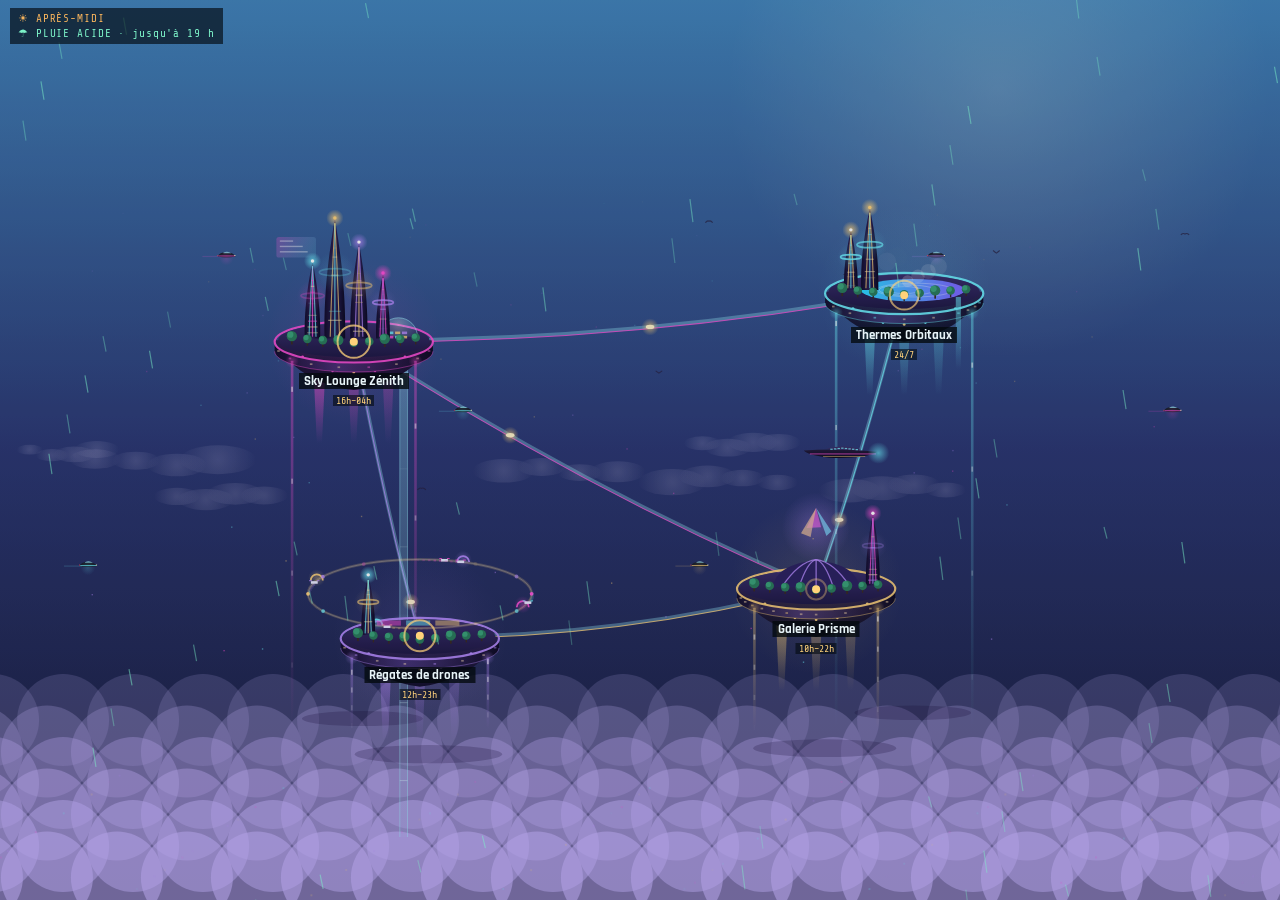
<file: zonemaps/index.html>
<!DOCTYPE html>
<html lang="fr"><head><meta charset="utf-8"><meta name="viewport" content="width=device-width, initial-scale=1">
<title>Carte de zone</title>
<link href="https://fonts.googleapis.com/css2?family=Rajdhani:wght@500;700&family=Share+Tech+Mono&display=swap" rel="stylesheet">
<style>
:root { --bg: #04080c; --tx: #e8f4f8; --dim: #7f9aa2; }
* { box-sizing: border-box; }
body { margin: 0; background: var(--bg); color: var(--tx); font-family: Rajdhani, sans-serif; }
.wrap { max-width: 1200px; margin: 0 auto; padding: 16px; }
h1 { font-size: 28px; margin: 4px 0 4px; letter-spacing: .06em; }
.lead { color: var(--dim); margin: 0 0 12px; }
.ctrl { display: flex; flex-wrap: wrap; gap: 6px; margin: 6px 0; align-items: center; font: 12px "Share Tech Mono"; color: var(--dim); }
.ctrl button { font: 600 13px Rajdhani; letter-spacing: .06em; color: #00d8f0; background: none; border: 1px solid rgba(255,255,255,.12); padding: 6px 10px; cursor: pointer; }
.ctrl button[aria-pressed="true"] { background: #00d8f0; color: #04080c; }
.zone { margin: 22px 0; }
.zh { display: flex; justify-content: space-between; align-items: baseline; font: 13px "Share Tech Mono"; letter-spacing: .14em; margin-bottom: 6px; }
.map { position: relative; width: 100%; aspect-ratio: 1.6; border: 1px solid var(--c); overflow: hidden;
  clip-path: polygon(0 0, calc(100% - 16px) 0, 100% 16px, 100% 100%, 16px 100%, 0 calc(100% - 16px)); }
canvas { position: absolute; inset: 0; width: 100%; height: 100%; }
.lab { position: absolute; transform: translate(-50%, 0); text-align: center; pointer-events: none; white-space: nowrap; }
.lab b { display: block; font-size: 13px; background: rgba(3, 9, 14, .78); padding: 0 5px; }
.lab span { font: 10px "Share Tech Mono"; color: var(--c); background: rgba(3, 9, 14, .6); padding: 0 3px; }
.tag { position: absolute; left: 10px; top: 8px; display: flex; flex-direction: column; gap: 2px; font: 11px "Share Tech Mono"; background: rgba(3, 9, 14, .65); padding: 4px 8px; letter-spacing: .08em; }
@media (max-width: 600px) { .lab b { font-size: 11px; } }
/* Page d'appli : la carte occupe toute la vue */
html, body { height: 100%; overflow: hidden; }
.wrap, .zone { margin: 0 !important; padding: 0 !important; }
.zh, .ctrl, h1, .lead { display: none !important; }
.map { position: fixed !important; inset: 0 !important; width: 100% !important; height: 100% !important; aspect-ratio: auto !important; clip-path: none !important; border: 0 !important; }
.lab { pointer-events: auto !important; cursor: pointer; }
</style></head><body><div class="wrap">
<div id="zones"></div></div>
<script>
const rnd = (s) => () => ((s = (s * 1103515245 + 12345) & 0x7fffffff) / 0x7fffffff);
const rgba = (h, a) => { const n = parseInt(h.slice(1), 16); return `rgba(${n >> 16},${(n >> 8) & 255},${n & 255},${a})`; };
const mix = (a, b, k) => { const x = parseInt(a.slice(1), 16), y = parseInt(b.slice(1), 16), c = (s) => Math.round(((x >> s) & 255) * (1 - k) + ((y >> s) & 255) * k); return `rgb(${c(16)},${c(8)},${c(0)})`; };
const PHASES = ['LEVER DU SOLEIL', 'APRÈS-MIDI', 'SOIRÉE', 'NUIT'], WEATHERS = ['CIEL CLAIR', 'PLUIE ACIDE', 'ORAGE', 'TEMPÊTE DE SABLE', 'TEMPÊTE MAGNÉTIQUE'], WI = ['☀', '☂', 'ϟ', '≋', '⌁'];
const realPhase = () => { const h = new Date().getHours(); return h >= 6 && h < 12 ? 0 : h >= 12 && h < 18 ? 1 : h >= 18 && h < 22 ? 2 : 3; };
const F = { win: 1, saw: 1, beams: 1, mag: 1, front: 1, tunnel: 1, fire: 1, station: 1, cactus: 1, solar: 1, convoy: 1, day: 1, calm: 1, gate: 1, candle: 1, mist: 1, stone: 1, ghost: 1, skyline: 1, facade: 1, behind: 1, pad: 1, iso: 0, depth: 1, hangar: 1, logo: 1, screen: 1, e90: 1, washer: 1, airship: 0, wet: 1, mono: 1, fog: 1, signs: 0, rush: 1, curfew: 1, shadow: 1, clouds: 1, garden: 1, circuit: 1, falls: 1, lift: 1, ambient: 1, disco: 1, gbeam: 1, noleds: 1, zoomout: 1 }; let forcePhase = null, forceWeather = null;
// Météo commune à toute NEO-BXL : exactement le même calcul que le jeu (périodes de 2 à 3 h)
class KRandom {
  // seed : nombre entier (Long Kotlin). Les graines utilisées restent bien en dessous de 2^53.
  constructor(seed, isInt = false) {
    const lo = seed | 0, hi = isInt ? (lo >> 31) : Math.floor(seed / 4294967296) | 0;
    this.x = lo; this.y = hi; this.z = 0; this.w = 0; this.v = ~lo; this.addend = (lo << 10) ^ (hi >>> 4);
    for (let i = 0; i < 64; i++) this.nextInt();
  }
  nextInt() {
    let t = this.x; t ^= t >>> 2;
    this.x = this.y; this.y = this.z; this.z = this.w;
    const v0 = this.v; this.w = v0;
    t = (t ^ (t << 1)) ^ v0 ^ (v0 << 4); this.v = t | 0;
    this.addend = (this.addend + 362437) | 0;
    return (t + this.addend) | 0;
  }
  nextBits(n) { return n === 0 ? 0 : this.nextInt() >>> (32 - n); }
  nextIntUntil(n) {
    if ((n & -n) === n) return this.nextBits(31 - Math.clz32(n));
    let bits, v;
    do { bits = this.nextInt() >>> 1; v = bits % n; } while (((bits - v + (n - 1)) | 0) < 0);
    return v;
  }
  nextFloat() { return this.nextBits(24) / 16777216; }
  nextBoolean() { return this.nextBits(1) !== 0; }
  shuffled(list) { const a = [...list]; for (let i = a.length - 1; i >= 1; i--) { const j = this.nextIntUntil(i + 1); [a[i], a[j]] = [a[j], a[i]]; } return a; }
}
function segments(day) {
  const r = new KRandom(day * 31 + 7, true), pick = (n) => n < 35 ? 0 : n < 60 ? 1 : n < 75 ? 2 : n < 87 ? 3 : 4;
  const out = []; let h = 0, prev = -1;
  while (h < 24) { const len = 2 + r.nextIntUntil(2); let w = pick(r.nextIntUntil(100)); if (w === prev) w = pick(r.nextIntUntil(100)); if (w === prev) w = (w + 1) % 5; out.push([h, Math.min(24, h + len), w]); prev = w; h += len; }
  return out;
}
const cityWeather = () => { const d = new Date(), day = Math.floor(Date.UTC(d.getFullYear(), d.getMonth(), d.getDate()) / 864e5); return segments(day).find(x => d.getHours() < x[1]); };
const zoneWeather = () => forceWeather !== null ? forceWeather : cityWeather()[2];
const SKY = [['#f29e6b', '#6a4c93', '#0e1e33'], ['#3e86c4', '#123050', '#07131c'], ['#ff6b3d', '#7a2c5e', '#140a26'], ['#0a0418', '#03090e', '#020407']];
const ZONES = [
 { id: 'rouillebourg', name: 'ROUILLEBOURG', sub: 'ZONE INDUSTRIELLE', c: '#e07a3c', tint: '#3a1a08', style: 'factory',
   spots: [['rb_forge', 'La Fonderie', .28, .32, 'rave · 22h–06h'], ['rb_depot', 'Entrepôt 13', .68, .42, 'marché · 24/7'], ['rb_rails', 'Gare de triage', .5, .78, 'wagons · 24/7']] },
 { id: 'badlands', name: 'LES BADLANDS', sub: 'DÉSERT NOMADE', c: '#e0a050', tint: '#6b3a12', style: 'desert',
   spots: [['bl_camp', 'Campement nomade', .3, .55, 'feux · 24/7'], ['bl_scrap', 'Casse de Ferrailleville', .74, .5, '07h–20h'], ['bl_ring', 'Relais du Ring 14', .55, .82, 'station · 24/7']] },
 { id: 'necropole', name: 'NÉCROPOLE NORD', sub: 'OUVERTE LA NUIT', c: '#9fe8d0', tint: '#0a2a26', style: 'necro',
   spots: [['np_gate', 'Portes de la Nécropole', .55, .88, '22h–06h'], ['np_crypt', 'Crypte des mémoires', .235, .45, '22h–06h'], ['np_chapel', 'Chapelle des serveurs', .715, .39, '22h–06h']] },
 { id: 'tour', name: 'TOUR KUROGANE', sub: 'ZONE FINALE', c: '#ff2e3e', tint: '#2a0408', style: 'tower',
   spots: [['tk_hall', 'Hall de la Tour', .5, F.iso ? (F.tC ? .86 : .74) : .86, '07h–22h'], ['tk_42', 'Étage 42', .5, F.iso ? .385 : .53, '08h–20h'], ['tk_90', 'Étage 90', .5, .17, '?']] },
 { id: 'aurore', name: 'NOVA PRIME', sub: 'LA VILLE SUSPENDUE', c: '#ffd27a', tint: '#3a2a0a', style: 'sky',
   spots: [['au_lounge', 'Sky Lounge Zénith', .24, .36, '16h–04h'], ['au_spa', 'Thermes Orbitaux', .74, .3, '24/7'], ['au_gallery', 'Galerie Prisme', .66, .68, '10h–22h'], ['au_regatta', 'Régates de drones', .3, .74, '12h–23h']] },
];
// Contrôles de test
const ph = document.getElementById('ph'), we = document.getElementById('we');
const btns = (box, items, get, set) => { box.innerHTML = items.map((t, i) => `<button data-i="${i}">${t}</button>`).join('');
  const sync = () => box.querySelectorAll('button').forEach(b => b.setAttribute('aria-pressed', String(+b.dataset.i - 1 === get())));
  box.querySelectorAll('button').forEach(b => b.onclick = () => { set(+b.dataset.i - 1); sync(); }); sync(); };
if (ph) btns(ph, ['TEMPS RÉEL', ...PHASES], () => forcePhase === null ? -1 : forcePhase, (v) => forcePhase = v < 0 ? null : v);
if (we) btns(we, ['TEMPS RÉEL', ...WEATHERS], () => forceWeather === null ? -1 : forceWeather, (v) => forceWeather = v < 0 ? null : v);

const box = document.getElementById('zones');
const ONLY = new URLSearchParams(location.search).get('zone');
ZONES.forEach((z, zi) => { if (ONLY && z.id !== ONLY) return;
  const el = document.createElement('div'); el.className = 'zone'; el.style.setProperty('--c', z.c);
  el.innerHTML = `<div class="zh"><span style="color:${z.c}">◆ ${z.name}</span><span style="color:var(--dim)">${z.sub}</span></div>
    <div class="map"><canvas></canvas><div class="labs"></div><div class="tag"></div></div>`;
  box.appendChild(el);
  const cv = el.querySelector('canvas'), g = cv.getContext('2d'), labs = el.querySelector('.labs'), tag = el.querySelector('.tag');
  let W = 0, H = 0, dpr = 1;
  const flat = ['tower', 'sky', 'desert'].includes(z.style);
  const isoN = (u, v) => [.5 + (u - v) * .43, .2 + (u + v) * .38];
  const fit = () => { const r = cv.getBoundingClientRect(); dpr = Math.min(2, devicePixelRatio || 1); W = cv.width = r.width * dpr; H = cv.height = r.height * dpr;
    labs.innerHTML = z.spots.map(([pid, n, x, y, h]) => { const p = flat ? (z.style === 'sky' && F.zoomout ? [.5 + (x - .5) * .86, .5 + (y - .5) * .86] : [x, y]) : isoN(x, y);
      return `<div class="lab" data-p="${pid}" style="left:${p[0] * 100}%;top:${(p[1] + .035) * 100}%"><b>${n}</b><span>${h}</span></div>`; }).join('');
    labs.querySelectorAll('[data-p]').forEach(l => l.onclick = () => window.CD ? CD.visit(l.dataset.p) : parent.postMessage({ cdVisit: l.dataset.p }, '*')); };
  let PZ = 0; const P = (u, v, h = 0) => { if (PZ) return [W * .5 + (u - v) * .43 * W * PZ, H * .8 + (u + v - 1) * .38 * H * PZ - h * H * PZ]; const [x, y] = isoN(u, v); return [x * W, y * H - h * H]; };
  const poly = (pts, f) => { g.beginPath(); pts.forEach((p, i) => i ? g.lineTo(p[0], p[1]) : g.moveTo(p[0], p[1])); g.closePath(); g.fillStyle = f; g.fill(); };
  const line = (a, b, c, w) => { g.strokeStyle = c; g.lineWidth = w * dpr; g.beginPath(); g.moveTo(a[0], a[1]); g.lineTo(b[0], b[1]); g.stroke(); };
  // Bloc isométrique avec fenêtres éclairées
  const block = (u, v, s, h, cols, glow, lit, t, seed) => {
    const a = P(u - s, v + s), b = P(u + s, v + s), c = P(u + s, v - s), d = P(u - s, v - s), up = (p) => [p[0], p[1] - h * H];
    poly([a, b, up(b), up(a)], cols[1]); poly([b, c, up(c), up(b)], cols[2]); poly([up(a), up(b), up(c), up(d)], cols[0]);
    if (glow) { g.strokeStyle = glow; g.lineWidth = 1.5 * dpr; g.beginPath(); [up(a), up(b), up(c), up(d), up(a)].forEach((p, i) => i ? g.lineTo(...p) : g.moveTo(...p)); g.stroke(); }
    const rows = Math.max(1, Math.floor(h * H / (9 * dpr))), r = rnd(seed);
    if (F.win && z.style === 'factory') { const nr = Math.max(1, Math.floor(h * H / (11 * dpr))), fw = Math.hypot(b[0] - a[0], b[1] - a[1]), nc = Math.max(2, Math.round(fw / (11 * dpr)));
      [0, 1].forEach(side => { for (let row = 0; row < nr; row++) for (let col = 0; col < nc; col++) { if (r() > lit * .55) continue; const warm = r() > .25;
        const a0 = (col + .22) / nc, a1 = (col + .78) / nc, h0 = h * (row + .3) / (nr + .1), h1 = h0 + h * .42 / (nr + .1);
        const pt = (q, hh) => side ? P(u + s, v + s - 2 * s * q, hh) : P(u - s + 2 * s * q, v + s, hh);
        poly([pt(a0, h0), pt(a1, h0), pt(a1, h1), pt(a0, h1)], rgba(warm ? '#ffcf8a' : (glow || '#ffe6a8'), .6)); } });
      return up(P(u, v)); }
    for (let row = 0; row < rows; row++) for (let k = 0; k < 3; k++) { if (r() > lit) continue; const f = (k + .5) / 3, zz = h * (row + .6) / (rows + .4);
      const o = P(u - s + 2 * s * f, v + s, zz); const on = Math.sin(t * .7 + r() * 50) > -.6; if (on) line(o, [o[0] + 3 * dpr, o[1] + 1.5 * dpr], rgba(r() > .5 ? '#ffe6a8' : glow || '#ffe6a8', .6), 2); }
    return up(P(u, v));
  };

  // ── Éléments détaillés réutilisables
  const rr = (x, y, w, h, r, f) => { g.beginPath(); g.moveTo(x + r, y); g.arcTo(x + w, y, x + w, y + h, r); g.arcTo(x + w, y + h, x, y + h, r); g.arcTo(x, y + h, x, y, r); g.arcTo(x, y, x + w, y, r); g.closePath(); g.fillStyle = f; g.fill(); };
  const glow = (x, y, r, c, a) => { const q = g.createRadialGradient(x, y, 0, x, y, r); q.addColorStop(0, rgba(c, a)); q.addColorStop(1, rgba(c, 0)); g.fillStyle = q; g.fillRect(x - r, y - r, r * 2, r * 2); };
  // Camion de convoi (cabine + remorque), vu de profil, sens dir = 1 vers la droite
  const truck = (x, y, s, dir, cab, cargo, night) => { g.save(); g.translate(x, y); g.scale(dir * s * dpr, s * dpr);
    rr(-46, -20, 34, 18, 2, cargo); g.fillStyle = 'rgba(0,0,0,.25)'; for (let k = 0; k < 5; k++) g.fillRect(-44 + k * 7, -18, 1.2, 14);
    g.fillStyle = '#e0a050'; g.fillRect(-46, -8, 34, 1.5);
    rr(-11, -18, 15, 16, 3, cab); g.fillStyle = night ? '#ffd27a' : '#8fd3ff'; g.beginPath(); g.moveTo(-1, -16); g.lineTo(3, -16); g.lineTo(4, -9); g.lineTo(-1, -9); g.fill();
    g.fillStyle = '#1a120b'; g.fillRect(-9, -22, 2, 6); g.fillStyle = '#222'; g.fillRect(-14, -3, 18, 2);
    [-40, -30, -20, -4].forEach(wx => { g.fillStyle = '#111'; g.beginPath(); g.arc(wx, -1, 3.6, 0, 7); g.fill(); g.fillStyle = '#777'; g.beginPath(); g.arc(wx, -1, 1.4, 0, 7); g.fill(); });
    g.fillStyle = '#ffe9b0'; g.fillRect(3.5, -7, 1.5, 2.5); g.fillStyle = '#ff3b3b'; g.fillRect(-46.5, -6, 1.2, 2);
    g.restore();
    if (night) { g.save(); g.translate(x, y); const hx = dir * 6 * s * dpr; const q = g.createLinearGradient(hx, 0, hx + dir * 70 * s * dpr, 0); q.addColorStop(0, 'rgba(255,233,176,.45)'); q.addColorStop(1, 'rgba(255,233,176,0)');
      g.fillStyle = q; g.beginPath(); g.moveTo(hx, -6 * s * dpr); g.lineTo(hx + dir * 70 * s * dpr, -18 * s * dpr); g.lineTo(hx + dir * 70 * s * dpr, 8 * s * dpr); g.closePath(); g.fill(); g.restore(); } };
  // Voiture volante : coque profilée, verrière, lueur dessous, traînée
  const hoverCar = (x, y, s, dir, col, night) => { g.save(); g.translate(x, y); g.scale(dir * s * dpr, s * dpr);
    g.fillStyle = rgba(col, .18); g.fillRect(-40, -1, 30, 2);
    g.fillStyle = '#1b1f2a'; g.beginPath(); g.moveTo(-14, 0); g.quadraticCurveTo(-12, -7, 0, -7); g.quadraticCurveTo(12, -6, 15, 0); g.quadraticCurveTo(0, 3, -14, 0); g.fill();
    g.fillStyle = rgba('#9ff3ff', .75); g.beginPath(); g.moveTo(-5, -6.5); g.quadraticCurveTo(2, -10, 8, -5.5); g.lineTo(-5, -5.5); g.fill();
    g.fillStyle = col; g.fillRect(-13, -1.5, 27, 1.2); g.fillStyle = '#fff6c8'; g.fillRect(13, -2.5, 2, 1.5); g.fillStyle = '#ff3b4e'; g.fillRect(-15, -2.5, 1.5, 1.5);
    g.restore(); glow(x, y + 3 * s * dpr, 12 * s * dpr, col, night ? .45 : .2); };
  // Tente de nomade réaliste : tente-cabane rectangulaire, toit à deux pans, auvent, haubans
  const tent = (x, y, w, c, night) => { const h = w * .55, d = w * .35;
    g.fillStyle = mix(c, '#000000', .35); g.beginPath(); g.moveTo(x + w, y); g.lineTo(x + w + d, y - d * .5); g.lineTo(x + w + d, y - h - d * .5); g.lineTo(x + w, y - h); g.fill();
    g.fillStyle = c; g.fillRect(x, y - h, w, h);
    g.fillStyle = mix(c, '#ffffff', .12); g.beginPath(); g.moveTo(x - 2 * dpr, y - h); g.lineTo(x + w * .5, y - h - w * .28); g.lineTo(x + w + 2 * dpr, y - h); g.fill();
    g.fillStyle = mix(c, '#000000', .2); g.beginPath(); g.moveTo(x + w * .5, y - h - w * .28); g.lineTo(x + w * .5 + d, y - h - w * .28 - d * .5); g.lineTo(x + w + d + 2 * dpr, y - h - d * .5); g.lineTo(x + w + 2 * dpr, y - h); g.fill();
    g.fillStyle = 'rgba(0,0,0,.18)'; for (let k = 1; k < 4; k++) g.fillRect(x + w * k / 4, y - h, 1 * dpr, h);
    const dw = w * .28; g.fillStyle = night ? 'rgba(255,190,100,.85)' : 'rgba(40,25,15,.75)'; g.fillRect(x + w * .36, y - h * .78, dw, h * .78);
    g.fillStyle = mix(c, '#000000', .1); g.beginPath(); g.moveTo(x + w * .3, y - h * .82); g.lineTo(x + w * .72, y - h * .82); g.lineTo(x + w * .8, y - h * .62); g.lineTo(x + w * .22, y - h * .62); g.fill();
    g.strokeStyle = 'rgba(30,20,10,.6)'; g.lineWidth = .8 * dpr; g.beginPath(); g.moveTo(x, y - h); g.lineTo(x - w * .25, y); g.moveTo(x + w, y - h); g.lineTo(x + w * 1.2, y); g.stroke();
    if (night) glow(x + w * .5, y - h * .4, w * .9, '#ffb04a', .25); };
  // Yacht volant de luxe : coque effilée, ponts vitrés, liserés néon, réacteurs
  const yacht = (x, y, s, dir, t) => { g.save(); g.translate(x, y); g.scale(dir * s * dpr, s * dpr);
    const hg = g.createLinearGradient(0, -14, 0, 8); hg.addColorStop(0, '#2c2147'); hg.addColorStop(1, '#0d0b1c'); g.fillStyle = hg;
    g.beginPath(); g.moveTo(-60, -4); g.quadraticCurveTo(-40, 8, 20, 6); g.quadraticCurveTo(55, 2, 62, -6); g.quadraticCurveTo(10, -10, -60, -4); g.fill();
    g.fillStyle = '#3a2d63'; g.beginPath(); g.moveTo(-35, -6); g.quadraticCurveTo(-10, -18, 25, -9); g.lineTo(-35, -6); g.fill();
    g.fillStyle = rgba('#7af3ff', .8); for (let k = 0; k < 8; k++) g.fillRect(-28 + k * 6, -11 + Math.abs(k - 4) * .6, 4, 2);
    g.fillStyle = '#ff4fd8'; g.fillRect(-58, -1, 110, 1.2); g.fillStyle = '#ffd27a'; g.fillRect(-40, 3, 70, .8);
    g.restore(); glow(x - dir * 62 * s * dpr, y - 2 * s * dpr, 18 * s * dpr, '#6ff3ff', .55 + .25 * Math.sin(t * 9)); };
  // Tour futuriste effilée (pas de cube) : flèche courbe, verre sombre, bandes lumineuses, anneau, balise
  const spire = (x, y, h, w, c1, c2, t, seed) => {
    const top = y - h, gr2 = g.createLinearGradient(x - w, 0, x + w, 0); gr2.addColorStop(0, '#120c2a'); gr2.addColorStop(.5, '#2a1f55'); gr2.addColorStop(1, '#0b0820');
    g.fillStyle = gr2; g.beginPath(); g.moveTo(x - w, y); g.bezierCurveTo(x - w * 1.1, y - h * .45, x - w * .35, y - h * .8, x, top); g.bezierCurveTo(x + w * .35, y - h * .8, x + w * 1.1, y - h * .45, x + w, y); g.closePath(); g.fill();
    const r = rnd(seed); for (let k = 0; k < 3; k++) { const fx = (k - 1) * w * .45; g.strokeStyle = rgba(k === 1 ? c1 : c2, .75); g.lineWidth = 1.3 * dpr; g.beginPath(); g.moveTo(x + fx, y - 2 * dpr); g.quadraticCurveTo(x + fx * .6, y - h * .55, x, top + 6 * dpr); g.stroke(); }
    for (let k = 0; k < 10; k++) { const yy = y - h * (.08 + k * .075), ww = w * (1 - k * .085); if (r() < .65) { g.fillStyle = rgba(r() < .5 ? c1 : '#ffe9b0', .35 + .3 * Math.sin(t * 2 + k + seed)); g.fillRect(x - ww * .7, yy, ww * 1.4, 1.2 * dpr); } }
    const ry = y - h * .55; g.strokeStyle = rgba(c1, .55 + .3 * Math.sin(t * 1.5 + seed)); g.lineWidth = 2 * dpr; g.beginPath(); g.ellipse(x, ry, w * 1.5, w * .35, 0, 0, 7); g.stroke();
    glow(x, ry, w * 2, c1, .18); glow(x, top, 10 * dpr, c2, .8); g.fillStyle = (Math.floor(t * 2 + seed) % 2) ? c2 : '#ffffff'; g.beginPath(); g.arc(x, top, 2 * dpr, 0, 7); g.fill(); };
  // Panneau holographique flottant
  const holo = (x, y, w, h, c, t) => { g.save(); g.globalAlpha = .75 + .2 * Math.sin(t * 3 + x); const q = g.createLinearGradient(x, y, x + w, y + h); q.addColorStop(0, rgba(c, .55)); q.addColorStop(1, rgba('#6ff3ff', .25));
    rr(x, y, w, h, 3 * dpr, q); g.fillStyle = 'rgba(255,255,255,.75)'; for (let k = 0; k < 3; k++) g.fillRect(x + 4 * dpr, y + 4 * dpr + k * h * .26, (w - 8 * dpr) * (.4 + .5 * ((Math.sin(t + k * 2) + 1) / 2)), 1.6 * dpr); g.restore(); };
  const frame = (ms) => {
    const t = ms / 1000, phase = forcePhase ?? realPhase(), night = phase === 3, weather = zoneWeather(zi), R = rnd(1000 + zi * 31);
    tag.innerHTML = `<span style="color:${['#ffb07a', '#f6b35c', '#ff7a5a', '#b98cff'][phase]}">${['◒', '☀', '◓', '☾'][phase]} ${PHASES[phase]}</span><span style="color:${['#f6b35c', '#7cf2c8', '#bfd8ff', '#f2c27b', '#5cffb0'][weather]}">${WI[weather]} ${WEATHERS[weather]}${forceWeather === null ? ` · jusqu'à ${String(cityWeather()[1] % 24).padStart(2, '0')} h` : ''}</span>`;
    const lit = [.35, .2, .55, .7][phase];
    // Ciel : moment de la journée commun, teinté par la région et la météo
    let sky = SKY[phase].map(c => mix(c, z.tint, z.style === 'sky' ? .12 : .32));
    if (weather === 1 || weather === 2) sky = sky.map(c => mix(c.replace(/rgb\((\d+),(\d+),(\d+)\)/, (m, r, gg, b) => '#' + [r, gg, b].map(x => (+x).toString(16).padStart(2, '0')).join('')), '#1c2630', weather === 2 ? .55 : .35));
    else if (weather === 3) sky = sky.map(c => mix(c.replace(/rgb\((\d+),(\d+),(\d+)\)/, (m, r, gg, b) => '#' + [r, gg, b].map(x => (+x).toString(16).padStart(2, '0')).join('')), '#b7792f', .4));
    else if (weather === 4) sky = sky.map(c => mix(c.replace(/rgb\((\d+),(\d+),(\d+)\)/, (m, r, gg, b) => '#' + [r, gg, b].map(x => (+x).toString(16).padStart(2, '0')).join('')), '#1a0b3a', .4));
    const gr = g.createLinearGradient(0, 0, 0, H); sky.forEach((c, i) => gr.addColorStop(i / (sky.length - 1), c)); g.fillStyle = gr; g.fillRect(0, 0, W, H);
    // Astres : même position partout selon le moment
    const clear = weather === 0;
    if (night) { if (clear) for (let k = 0; k < 60; k++) { const r = rnd(k * 7 + 3); g.fillStyle = `rgba(255,255,255,${.2 + r() * .5 * (.6 + .4 * Math.sin(t * 2 + k))})`; g.fillRect(r() * W, r() * H * .35, 1.5 * dpr, 1.5 * dpr); }
      g.fillStyle = clear ? 'rgba(232,240,255,.9)' : 'rgba(232,240,255,.25)'; g.beginPath(); g.arc(W * .15, H * .12, H * .04, 0, 7); g.fill(); }
    else { const sx = [.15, .78, .86][phase] * W, sy = [.2, .1, .22][phase] * H, sc = ['#ffc27a', '#fff4c0', '#ff5a36'][phase];
      const sg = g.createRadialGradient(sx, sy, 0, sx, sy, H * .3); sg.addColorStop(0, rgba(sc, clear ? .9 : .35)); sg.addColorStop(1, rgba(sc, 0)); g.fillStyle = sg; g.fillRect(0, 0, W, H);
      if (clear) { g.fillStyle = sc; g.beginPath(); g.arc(sx, sy, H * .05, 0, 7); g.fill(); } }

    if (weather === 4 && F.mag) { g.save(); g.globalCompositeOperation = 'lighter';
      for (let b = 0; b < 3; b++) { const col = ['#5cffb0', '#b98cff', '#39e6ff'][b], base = H * (0.12 + b * 0.07), amp = H * 0.035, len = H * (0.17 - b * 0.03);
        for (let x = 0; x <= W; x += 2 * dpr) { const y = base + Math.sin(x / W * 5 + t * (0.35 + b * 0.12) + b * 2) * amp + Math.sin(x / W * 13 - t * 0.6) * amp * 0.3;
          const k = 0.5 + 0.5 * Math.sin(x * 0.09 / dpr + t * 1.6 + b * 4), a = (0.07 + 0.12 * k) * (0.6 + 0.4 * Math.sin(t * 0.7 + x / W * 3));
          const q = g.createLinearGradient(0, y - len, 0, y); q.addColorStop(0, rgba(col, 0)); q.addColorStop(0.75, rgba(col, a)); q.addColorStop(1, rgba(col, a * 1.8));
          g.fillStyle = q; g.fillRect(x, y - len, 2.6 * dpr, len); } }
      g.restore(); }
    if (z.style === 'factory') {
      // ROUILLEBOURG — usines, cheminées, rails, trains, tapis roulants, étincelles
      poly([P(0, 0), P(1, 0), P(1, 1), P(0, 1)], night ? '#120c08' : '#2a1c12');
      // Volumes isométriques (dessus + deux faces visibles) pour des trains et un camion en vraie 3D
      const ibox = (u, v, du, dv, h0, h, c) => {
        poly([P(u, v + dv, h0), P(u + du, v + dv, h0), P(u + du, v + dv, h0 + h), P(u, v + dv, h0 + h)], mix(c, '#000000', .25));
        poly([P(u + du, v, h0), P(u + du, v + dv, h0), P(u + du, v + dv, h0 + h), P(u + du, v, h0 + h)], mix(c, '#000000', .45));
        poly([P(u, v, h0 + h), P(u + du, v, h0 + h), P(u + du, v + dv, h0 + h), P(u, v + dv, h0 + h)], mix(c, '#ffffff', .12)); };
      const wheel = (u, v) => { const [x, y] = P(u, v, .006); g.fillStyle = '#0c0907'; g.beginPath(); g.ellipse(x, y, 3.2 * dpr, 4 * dpr, -.6, 0, 7); g.fill(); g.fillStyle = '#6a6058'; g.beginPath(); g.ellipse(x, y, 1.2 * dpr, 1.5 * dpr, -.6, 0, 7); g.fill(); };
      const beam = (u, v, h, len) => { const a = P(u, v, h), b = P(u + len, v - .03, h * .2), c2 = P(u + len, v + .03, h * .2); const q = g.createLinearGradient(a[0], a[1], b[0], b[1]);
        q.addColorStop(0, 'rgba(255,233,176,.5)'); q.addColorStop(1, 'rgba(255,233,176,0)'); g.fillStyle = q; g.beginPath(); g.moveTo(a[0], a[1]); g.lineTo(b[0], b[1]); g.lineTo(c2[0], c2[1]); g.fill(); };
      const lights = night || phase === 2;
      const railsFx = () => {
      // Maglev 2070 : voies de lévitation (poutres surélevées, rail magnétique lumineux) et rames profilées sans roues
      for (let k = 0; k < 4; k++) { const v = .607 + k * .07, dv = .026;
        for (let q = .04; q < 1; q += .12) ibox(q, v + .008, .01, .01, 0, .006, '#2a221c');
        ibox(F.tunnel ? .1 : -.05, v, F.tunnel ? .8 : 1.1, dv, .006, .004, night ? '#2b2522' : '#4a403a');
        line(P(F.tunnel ? .1 : -.05, v + dv / 2, .0105), P(F.tunnel ? .9 : 1.05, v + dv / 2, .0105), rgba(k % 2 ? '#39e6ff' : z.c, .55 + .25 * Math.sin(t * 3 + k)), 1.6);
        for (let q = 0; q < 1; q += .05) { const m = P(q, v + dv, .008); g.fillStyle = rgba('#39e6ff', .35); g.fillRect(m[0], m[1], 2 * dpr, 1.2 * dpr); } }
      const maglev = (u0, v, dv, n, body, accent) => { const h0 = .016, h = .022, L = .05, gap = .003, nose = .03;
        // halo de lévitation sous la rame
        const a1 = P(u0 - n * (L + gap), v + dv / 2, .01), a2 = P(u0 + nose, v + dv / 2, .01); const q = g.createLinearGradient(a1[0], a1[1], a2[0], a2[1]);
        q.addColorStop(0, rgba(accent, 0)); q.addColorStop(.3, rgba(accent, .35)); q.addColorStop(1, rgba(accent, .5)); line(a1, a2, q, 7);
        for (let w = n - 1; w >= 0; w--) { const u = u0 - (w + 1) * (L + gap) + gap; if (u < -.08 || u > 1.02) continue;
          ibox(u, v + .002, L, dv - .004, h0, h, body);
          poly([P(u + .003, v + dv - .002, h0 + .011), P(u + L - .003, v + dv - .002, h0 + .011), P(u + L - .003, v + dv - .002, h0 + .018), P(u + .003, v + dv - .002, h0 + .018)], rgba(night ? '#ffe9b0' : '#8fd3ff', night ? .8 : .7));
          for (let d = 1; d < 6; d++) line(P(u + d * L / 6, v + dv - .002, h0 + .011), P(u + d * L / 6, v + dv - .002, h0 + .018), 'rgba(0,0,0,.35)', 1);
          line(P(u, v + dv - .002, h0 + .004), P(u + L, v + dv - .002, h0 + .004), accent, 1.8);
          line(P(u + .004, v + .006, h0 + h), P(u + L - .004, v + .006, h0 + h), rgba('#ffffff', .25), 1);
          if (w === n - 1) { poly([P(u, v + dv - .002, h0), P(u - .02, v + dv - .002, h0 + .004), P(u, v + dv - .002, h0 + h)], mix(body, '#000000', .25)); const tl = P(u - .016, v + dv / 2, h0 + .005); glow(tl[0], tl[1], 7 * dpr, '#ff3b4e', .8); } }
                // nez profilé : flanc, pare-brise incliné, liseré et phare
        const u = u0, vd = v + dv - .002, vt = v + .002;
        poly([P(u, vd, h0), P(u + nose, vd, h0 + .005), P(u, vd, h0 + h)], mix(body, '#000000', .25));
        poly([P(u, vt, h0 + h), P(u, vd, h0 + h), P(u + nose, vd, h0 + .005), P(u + nose, vt, h0 + .005)], mix(body, '#ffffff', .1));
        poly([P(u + .002, vt + .003, h0 + h - .002), P(u + .002, vd - .003, h0 + h - .002), P(u + nose * .6, vd - .003, h0 + .012), P(u + nose * .6, vt + .003, h0 + .012)], rgba('#9ff3ff', .8));
        line(P(u, vd, h0 + .004), P(u + nose, vd, h0 + .005), accent, 1.8);
        const hl = P(u + nose, v + dv / 2, h0 + .005); glow(hl[0], hl[1], 10 * dpr, '#e9fbff', .9);
        if (lights) beam(u + nose, v + dv / 2, h0, .16); };
      // rames en mode tunnel : découpées à l'entrée et à la sortie des tunnels, lumières jamais hors des voies visibles
      const UA = .1, UB = .9;
      const maglevT = (u0, v, dv, n, body, accent) => { const h0 = .016, h = .022, L = .05, gap = .003, nose = .03;
        const ha = Math.max(UA, u0 - n * (L + gap)), hb = Math.min(UB, u0 + nose);
        if (hb > ha) { const a1 = P(ha, v + dv / 2, .01), a2 = P(hb, v + dv / 2, .01); const q = g.createLinearGradient(a1[0], a1[1], a2[0], a2[1]);
          q.addColorStop(0, rgba(accent, .15)); q.addColorStop(1, rgba(accent, .5)); line(a1, a2, q, 7); }
        for (let w = n - 1; w >= 0; w--) { const u1 = u0 - (w + 1) * (L + gap) + gap, ua = Math.max(UA, u1), ub = Math.min(UB, u1 + L); if (ub - ua < .002) continue; const Lc = ub - ua, u = ua;
          ibox(u, v + .002, Lc, dv - .004, h0, h, body);
          const wa = Math.max(u + .003, u1 + .003), wb = Math.min(ub - .003, u1 + L - .003);
          if (wb > wa) poly([P(wa, v + dv - .002, h0 + .011), P(wb, v + dv - .002, h0 + .011), P(wb, v + dv - .002, h0 + .018), P(wa, v + dv - .002, h0 + .018)], rgba(night ? '#ffe9b0' : '#8fd3ff', night ? .8 : .7));
          for (let d = 1; d < 6; d++) { const ud = u1 + d * L / 6; if (ud > u && ud < ub) line(P(ud, v + dv - .002, h0 + .011), P(ud, v + dv - .002, h0 + .018), 'rgba(0,0,0,.35)', 1); }
          line(P(u, v + dv - .002, h0 + .004), P(ub, v + dv - .002, h0 + .004), accent, 1.8);
          if (w === n - 1 && u1 >= UA + .02 && u1 <= UB) { poly([P(u1, v + dv - .002, h0), P(u1 - .02, v + dv - .002, h0 + .004), P(u1, v + dv - .002, h0 + h)], mix(body, '#000000', .25)); const tl = P(u1 - .016, v + dv / 2, h0 + .005); glow(tl[0], tl[1], 7 * dpr, '#ff3b4e', .8); } }
        if (u0 < UA || u0 + nose > UB) return;
        const u = u0, vd = v + dv - .002, vt = v + .002;
        poly([P(u, vd, h0), P(u + nose, vd, h0 + .005), P(u, vd, h0 + h)], mix(body, '#000000', .25));
        poly([P(u, vt, h0 + h), P(u, vd, h0 + h), P(u + nose, vd, h0 + .005), P(u + nose, vt, h0 + .005)], mix(body, '#ffffff', .1));
        poly([P(u + .002, vt + .003, h0 + h - .002), P(u + .002, vd - .003, h0 + h - .002), P(u + nose * .6, vd - .003, h0 + .012), P(u + nose * .6, vt + .003, h0 + .012)], rgba('#9ff3ff', .8));
        line(P(u, vd, h0 + .004), P(u + nose, vd, h0 + .005), accent, 1.8);
        const hl = P(u + nose, v + dv / 2, h0 + .005); glow(hl[0], hl[1], 10 * dpr, '#e9fbff', .9);
        if (lights && UB - (u + nose) > .02) beam(u + nose, v + dv / 2, h0, Math.min(.16, UB - (u + nose))); };
        const vc = .725, Rv = .175, Rh = .095, arch = (u, k) => { const pts = []; for (let i = 0; i <= 28; i++) { const a = Math.PI * i / 28; pts.push(P(u, vc + Math.cos(a) * Rv * k, Math.sin(a) * Rh * k)); } return pts; };
        const stroke = (pts, c, w) => { g.strokeStyle = c; g.lineWidth = w * dpr; g.beginPath(); pts.forEach((p, i) => i ? g.lineTo(p[0], p[1]) : g.moveTo(p[0], p[1])); g.stroke(); };
        const vaultAt = (u, du, open) => { for (let q = 0; q <= 12; q++) poly(arch(u + du * q / 12, 1), q % 3 ? (night ? '#2a1e16' : '#4e3a2a') : (night ? '#33251a' : '#5a4430'));
          const uf = u + du; poly(arch(uf, 1), night ? '#3a2a1e' : '#66503a');
          if (open) { poly(arch(uf, .86), '#050302'); stroke(arch(uf, .9), rgba(z.c, lights ? .9 : .45), 2); if (lights) { const tp = P(uf, vc, Rh * .9); glow(tp[0], tp[1], 14 * dpr, z.c, .5); } }
          stroke(arch(uf, 1), 'rgba(0,0,0,.35)', 1.2); };
      if (F.tunnel) vaultAt(0, UA, 1);
      for (let k = 0; k < 2; k++) { const p = ((t * (.05 + k * .025)) + k * .55) % 1.6 - .2; (F.tunnel ? maglevT : maglev)(p, .607 + k * .14, .026, 4, k ? '#d9dde2' : '#2a2f38', k ? '#39e6ff' : z.c); }
      if (F.tunnel) vaultAt(UB, .11, 0);
      // Route d'accès + camion isométrique (cabine, remorque bâchée, roues, phares, feux)
      poly([P(0, .9), P(1, .9), P(1, .97), P(0, .97)], night ? '#0c0907' : '#1c140e');
      for (let q = 0; q < 1; q += .06) line(P(q, .935), P(q + .03, .935), 'rgba(230,200,140,.35)', 1.5);
      { const u = ((t * .045) % 1.4) - .2, v = .942, dv = .022;
        if (u > -.15 && u < 1.05) {
          ibox(u, v, .07, dv, .006, .004, '#16110d');
          ibox(u + .002, v, .066, dv, .01, .032, '#6b5a44'); for (let r2 = 1; r2 < 6; r2++) line(P(u + .002 + r2 * .011, v + dv, .01), P(u + .002 + r2 * .011, v + dv, .042), 'rgba(0,0,0,.28)', 1);
          line(P(u + .002, v + dv, .02), P(u + .068, v + dv, .02), '#e0a050', 1.5);
          ibox(u + .072, v, .02, dv, .006, .028, '#7a2a1a'); ibox(u + .086, v + .002, .008, dv - .004, .006, .014, '#5a1e12');
          poly([P(u + .0915, v + .003, .022), P(u + .0915, v + dv - .003, .022), P(u + .0915, v + dv - .003, .032), P(u + .0915, v + .003, .032)], lights ? '#ffd88a' : '#8fd3ff');
          const ex = P(u + .073, v, .034); line(ex, [ex[0], ex[1] - 8 * dpr], '#2a2018', 2);
          [.008, .02, .055, .066, .082].forEach(a => wheel(u + a, v + dv));
          const tl = P(u, v + dv, .016); g.fillStyle = '#ff3b3b'; g.fillRect(tl[0] - 1.5 * dpr, tl[1] - 1.5 * dpr, 3 * dpr, 3 * dpr); if (lights) glow(tl[0], tl[1], 6 * dpr, '#ff3b3b', .6);
          if (lights) beam(u + .094, v + dv / 2, .012, .16); const hl = P(u + .094, v + dv - .004, .012); glow(hl[0], hl[1], 6 * dpr, '#ffe9b0', .9); } }
      };
      if (!F.front) railsFx();
      const items = []; for (let k = 0; k < 20; k++) { const u = R() * .9 + .05, v = R() * .5 + .05, sz = .035 + R() * .05; items.push([u, Math.min(v, .585 - sz), sz, .06 + R() * .14, k]); }
      items.push([.28, .32, .07, .2, 99]);
      items.sort((a, b) => a[0] + a[1] - b[0] - b[1]).forEach(([u, v, s, h, k]) => {
        const top = block(u, v, s, h, ['#4a3424', '#271a11', '#33231a'], k === 99 || k % 4 === 0 ? rgba(z.c, .7) : null, lit, t, k * 17 + 5);
        if (F.saw && k !== 99 && k % 3 !== 0 && s > .045) { const ht = .025, lg = phase >= 2;
          for (let i = 0; i < 3; i++) { const u0 = u - s + i * 2 * s / 3, u1 = u0 + 2 * s / 3;
            poly([P(u0, v - s, h), P(u0, v + s, h), P(u1, v + s, h + ht), P(u1, v - s, h + ht)], i % 2 ? '#3a2a1e' : '#45321f');
            poly([P(u1, v - s, h), P(u1, v + s, h), P(u1, v + s, h + ht), P(u1, v - s, h + ht)], rgba(lg ? '#ffcf8a' : '#8fc8e0', lg ? .42 : .45));
            poly([P(u0, v + s, h), P(u1, v + s, h), P(u1, v + s, h + ht)], '#2a1d14'); } }
        if (k % 3 === 0 || k === 99) { const cx = top[0] + s * W * .2, cy = top[1]; poly([[cx - 5 * dpr, cy], [cx + 5 * dpr, cy], [cx + 4 * dpr, cy - .14 * H], [cx - 4 * dpr, cy - .14 * H]], '#2e2016');
          line([cx - 5 * dpr, cy - .1 * H], [cx + 5 * dpr, cy - .1 * H], rgba(z.c, .8), 2);
          for (let s2 = 0; s2 < 7; s2++) { const p = (t * .25 + s2 / 7 + k * .13) % 1; g.fillStyle = `rgba(${night ? '70,60,58' : '120,110,100'},${.35 * (1 - p)})`; g.beginPath(); g.arc(cx + Math.sin(t + s2) * 6 * dpr + p * 40 * dpr, cy - .14 * H - p * .2 * H, (5 + p * 20) * dpr, 0, 7); g.fill(); } }
        if (k === 99) { // La Fonderie : projecteurs de rave en cônes de lumière volumétriques, néon circulaire sur le toit
          const pulse = .5 + .5 * Math.sin(t * 8), cols = ['#ff4fd8', '#39e6ff', '#ffb13b', '#b98cff'];
          g.save(); g.globalCompositeOperation = 'lighter';
          if (!F.beams || phase >= 2) for (let b2 = 0; b2 < 4; b2++) { const ox = top[0] + (b2 - 1.5) * 14 * dpr, oy = top[1] - 4 * dpr, a = Math.sin(t * (.9 + b2 * .17) + b2 * 1.7) * .55 + (b2 - 1.5) * .12;
            const len = H * .62, spread = .1 + .025 * Math.sin(t * 2 + b2), ex = ox + Math.sin(a) * len, ey = oy - Math.cos(a) * len;
            const q = g.createLinearGradient(ox, oy, ex, ey); q.addColorStop(0, rgba(cols[b2], night ? .55 : .28)); q.addColorStop(.5, rgba(cols[b2], night ? .16 : .07)); q.addColorStop(1, rgba(cols[b2], 0));
            g.fillStyle = q; g.beginPath(); g.moveTo(ox - 2 * dpr, oy); g.lineTo(ex - Math.cos(a) * len * spread, ey - Math.sin(a) * len * spread);
            g.quadraticCurveTo(ex, ey - 6 * dpr, ex + Math.cos(a) * len * spread, ey + Math.sin(a) * len * spread); g.lineTo(ox + 2 * dpr, oy); g.closePath(); g.fill();
            const q2 = g.createLinearGradient(ox, oy, ex, ey); q2.addColorStop(0, rgba('#ffffff', night ? .5 : .25)); q2.addColorStop(.4, rgba(cols[b2], 0));
            g.strokeStyle = q2; g.lineWidth = 1.5 * dpr; g.beginPath(); g.moveTo(ox, oy); g.lineTo(ex, ey); g.stroke(); }
          g.restore();
          for (let b2 = 0; b2 < 4; b2++) { const ox = top[0] + (b2 - 1.5) * 14 * dpr, oy = top[1] - 4 * dpr;
            g.fillStyle = '#1a1310'; g.beginPath(); g.ellipse(ox, oy + 2 * dpr, 4 * dpr, 2.4 * dpr, 0, 0, 7); g.fill();
            g.fillStyle = '#3a2c22'; g.fillRect(ox - 1 * dpr, oy + 2 * dpr, 2 * dpr, 4 * dpr);
            if (!F.beams || phase >= 2) { glow(ox, oy, 9 * dpr, cols[b2], .9); g.fillStyle = '#ffffff'; g.beginPath(); g.arc(ox, oy, 1.6 * dpr, 0, 7); g.fill(); } else { g.fillStyle = '#4a3c32'; g.beginPath(); g.arc(ox, oy, 2 * dpr, 0, 7); g.fill(); } }
          if (!F.beams || phase >= 2) {
          g.strokeStyle = rgba('#ff4fd8', .5 + .4 * pulse); g.lineWidth = 2 * dpr; g.beginPath(); g.ellipse(top[0], top[1] + 4 * dpr, 34 * dpr, 12 * dpr, 0, 0, 7); g.stroke();
          glow(top[0], top[1] + 4 * dpr, 40 * dpr, '#ff4fd8', .15 + .15 * pulse); } }
      });
      if (F.front) railsFx();
      if (!F.beams) for (let k = 0; k < 50; k++) { const r2 = rnd(k * 7)(), p = (t * (.4 + r2) + k / 50) % 1; const [x, y] = P(.28, .32, .2); g.fillStyle = rgba('#ffb04a', 1 - p); g.fillRect(x + (r2 - .5) * 90 * dpr, y + p * 70 * dpr, 2 * dpr, 2 * dpr); }
    } else if (z.style === 'desert') {
      // BADLANDS v3 — dunes, piste, convoi réaliste, campement en cercle de camions et tentes-cabanes, casse, station
      const dun = night ? ['#1a110a', '#22160c', '#2a1b0e', '#140d07'] : ['#8a5a2c', '#9c6a34', '#b07a3c', '#6b4520'];
      for (let k = 0; k < 4; k++) { g.fillStyle = dun[k]; g.beginPath(); const base = H * (.38 + k * .14); g.moveTo(0, base);
        for (let x = 0; x <= W * 1.05; x += W / 40) g.lineTo(x, base + Math.sin(x / W * 5 + k * 2) * H * .035 + Math.sin(x / W * 13 + k) * H * .01); g.lineTo(W * 1.05, H); g.lineTo(0, H); g.fill(); }
      for (let k = 0; k < 7; k++) { const r = rnd(k * 19 + 2); const x = r() * W, y = H * (.45 + r() * .4); if (F.cactus) { const c = night ? '#10140a' : '#3e4c28', d = dpr, hh = (12 + r() * 8) * d; g.fillStyle = c;
          rr(x - 2 * d, y - hh, 4 * d, hh, 2 * d, c); rr(x - 7 * d, y - hh * .62, 3 * d, hh * .3, 1.5 * d, c); rr(x - 7 * d, y - hh * .38, 6 * d, 2.5 * d, 1.2 * d, c);
          if (k % 2) { rr(x + 4 * d, y - hh * .8, 3 * d, hh * .32, 1.5 * d, c); rr(x + 1 * d, y - hh * .52, 6 * d, 2.5 * d, 1.2 * d, c); }
          g.fillStyle = 'rgba(0,0,0,.25)'; g.beginPath(); g.ellipse(x, y + 1 * d, 6 * d, 1.6 * d, 0, 0, 7); g.fill(); }
        else { g.fillStyle = night ? '#120b06' : '#5a3b1c'; g.beginPath(); g.moveTo(x, y); g.lineTo(x + 4 * dpr, y - 16 * dpr); g.lineTo(x + 8 * dpr, y); g.fill(); g.fillRect(x - 3 * dpr, y - 10 * dpr, 3 * dpr, 2 * dpr); } }
      if (F.solar) { const d = dpr;
        for (let k = 0; k < 7; k++) { const x = W * (.015 + k * .026), y = H * .415 + k * .5 * d; g.fillStyle = '#2a2a30'; g.fillRect(x + 4 * d, y, 1.2 * d, 5 * d);
          g.fillStyle = night ? '#141a2a' : '#2a4a7a'; g.beginPath(); g.moveTo(x, y); g.lineTo(x + 10 * d, y - 3 * d); g.lineTo(x + 11 * d, y + 1 * d); g.lineTo(x + 1 * d, y + 4 * d); g.fill();
          g.strokeStyle = night ? 'rgba(120,160,255,.2)' : 'rgba(200,230,255,.45)'; g.lineWidth = .6 * d; g.beginPath(); g.moveTo(x + 5 * d, y - 1.5 * d); g.lineTo(x + 6 * d, y + 2.5 * d); g.stroke(); }
        [[.07, .36, 34], [.15, .375, 28], [.92, .33, 30]].forEach(([fx, fy, hgt], k) => { const x = W * fx, y = H * fy, h2 = hgt * d, a0 = t * (1.2 + k * .2) + k;
          g.strokeStyle = night ? '#2a2420' : '#d8d0c4'; g.lineWidth = 1.6 * d; g.beginPath(); g.moveTo(x, y); g.lineTo(x, y - h2); g.stroke(); g.lineWidth = 1.2 * d;
          for (let b = 0; b < 3; b++) { const a = a0 + b * 2.094; g.beginPath(); g.moveTo(x, y - h2); g.lineTo(x + Math.cos(a) * h2 * .45, y - h2 + Math.sin(a) * h2 * .45); g.stroke(); }
          if (night) { g.fillStyle = Math.sin(t * 2 + k) > 0 ? '#ff3b3b' : '#5a1010'; g.beginPath(); g.arc(x, y - h2, 1.6 * d, 0, 7); g.fill(); } }); }
      if (!night && phase === 1) for (let k = 0; k < 6; k++) { g.fillStyle = 'rgba(255,240,200,.04)'; g.fillRect(0, H * (.5 + k * .06) + Math.sin(t * 3 + k) * 2 * dpr, W, 2 * dpr); }
      g.strokeStyle = night ? 'rgba(10,6,3,.85)' : 'rgba(70,48,25,.85)'; g.lineWidth = 14 * dpr; g.beginPath(); g.moveTo(-10, H * .95); g.bezierCurveTo(W * .3, H * .7, W * .55, H * .85, W * 1.05, H * .55); g.stroke();
      g.setLineDash([10 * dpr, 12 * dpr]); g.strokeStyle = 'rgba(230,200,140,.25)'; g.lineWidth = 1.5 * dpr; g.stroke(); g.setLineDash([]);
      const road = (q) => { const x = (1 - q) ** 3 * -10 + 3 * (1 - q) ** 2 * q * W * .3 + 3 * (1 - q) * q * q * W * .55 + q ** 3 * W * 1.05, y = (1 - q) ** 3 * H * .95 + 3 * (1 - q) ** 2 * q * H * .7 + 3 * (1 - q) * q * q * H * .85 + q ** 3 * H * .55; return [x, y]; };
      for (let k = 0; k < 3; k++) { const q = ((t * .02) + k * (F.convoy ? .2 : .09)) % 1; const [x, y] = road(q); truck(x, y + 4 * dpr, .95, 1, ['#8a2f20', '#2e4a5a', '#5a4a2a'][k], ['#6b5a44', '#4a4a4a', '#7a5a34'][k], night);
        g.fillStyle = 'rgba(210,160,100,.22)'; g.beginPath(); g.arc(x - 30 * dpr, y - 4 * dpr, 10 * dpr, 0, 7); g.fill(); }
      const [cx, cy] = [.3 * W, .55 * H];
      [[-70, -10], [60, -14], [-50, 22], [50, 22]].forEach(([dx, dy], k) => truck(cx + dx * 1.5 * dpr, cy + dy * 1.4 * dpr, .75, k % 2 ? -1 : 1, ['#4a5a3a', '#7a3a2a', '#3a4a5a', '#6a5a3a'][k], '#5a4a38', false));
      if (F.fire) { const TT = [[-38, -2, 30, '#b8864e'], [8, -6, 34, '#9a6a3c'], [-34, 18, 28, '#c79a62'], [36, 16, 30, '#8a6a4a']], lit = phase >= 2, d = dpr;
        TT.slice(0, 2).forEach(([dx, dy, w, c]) => tent(cx + dx * 1.4 * d, cy + dy * 1.4 * d, w * 1.45 * d, c, lit));
      line([cx - 60 * dpr, cy - 30 * dpr], [cx + 60 * dpr, cy - 34 * dpr], 'rgba(40,30,20,.6)', 1); for (let k = 0; k < 10; k++) { const lx = cx - 60 * dpr + k * 12 * dpr, ly = cy - 30 * dpr - k * .4 * dpr + 3 * dpr * Math.sin(k); g.fillStyle = rgba(['#ffd27a', '#ff7ab6', '#6ff3f0'][k % 3], night ? .95 : .5); g.beginPath(); g.arc(lx, ly, 1.8 * dpr, 0, 7); g.fill(); }
        const fx = cx + 26 * d, fy = cy + 6 * d;
        g.fillStyle = 'rgba(0,0,0,.25)'; g.beginPath(); g.ellipse(fx, fy + 1.5 * d, 12 * d, 3 * d, 0, 0, 7); g.fill();
        for (let k = 0; k < 7; k++) { const a = k / 7 * 6.28; g.fillStyle = '#4a4038'; g.beginPath(); g.arc(fx + Math.cos(a) * 9 * d, fy + Math.sin(a) * 2.6 * d, 1.8 * d, 0, 7); g.fill(); }
        g.save(); g.translate(fx, fy); g.rotate(.35); g.fillStyle = '#3a2410'; g.fillRect(-7 * d, -1.5 * d, 14 * d, 3 * d); g.rotate(-.7); g.fillRect(-7 * d, -1.5 * d, 14 * d, 3 * d); g.restore();
        if (lit) { const f = .6 + .4 * Math.sin(t * 9) * Math.sin(t * 5.3); glow(fx, fy - 4 * d, (night ? 70 : 45) * d, '#ffb04a', .7 * f);
          g.fillStyle = rgba('#ff8a2a', .9); g.beginPath(); g.moveTo(fx - 6 * d, fy); g.quadraticCurveTo(fx - 2 * d, fy - (10 + 5 * f) * d, fx, fy - (14 + 6 * f) * d); g.quadraticCurveTo(fx + 2 * d, fy - (9 + 4 * f) * d, fx + 6 * d, fy); g.fill();
          g.fillStyle = rgba('#ffe08a', .95); g.beginPath(); g.moveTo(fx - 3 * d, fy); g.quadraticCurveTo(fx, fy - (7 + 4 * f) * d, fx + 3 * d, fy); g.fill();
          for (let k = 0; k < 8; k++) { const p = (t * .5 + k / 8) % 1; g.fillStyle = rgba('#ffcf7a', 1 - p); g.fillRect(fx + Math.sin(t * 3 + k) * 6 * d, fy - 14 * d - p * 36 * d, 2 * d, 2 * d); } }
        else for (let k = 0; k < 4; k++) { const p = (t * .15 + k / 4) % 1; g.fillStyle = `rgba(150,140,130,${.18 * (1 - p)})`; g.beginPath(); g.arc(fx + Math.sin(t + k) * 3 * d + p * 10 * d, fy - 4 * d - p * 30 * d, (2 + p * 6) * d, 0, 7); g.fill(); }
        TT.slice(2).forEach(([dx, dy, w, c]) => tent(cx + dx * 1.4 * d, cy + dy * 1.4 * d, w * 1.45 * d, c, lit)); }
      else {
      [[-38, -2, 30, '#b8864e'], [8, -6, 34, '#9a6a3c'], [-20, 18, 28, '#c79a62'], [26, 16, 30, '#8a6a4a']].forEach(([dx, dy, w, c]) => tent(cx + dx * 1.4 * dpr, cy + dy * 1.4 * dpr, w * 1.45 * dpr, c, night || phase === 2));
      line([cx - 60 * dpr, cy - 30 * dpr], [cx + 60 * dpr, cy - 34 * dpr], 'rgba(40,30,20,.6)', 1); for (let k = 0; k < 10; k++) { const lx = cx - 60 * dpr + k * 12 * dpr, ly = cy - 30 * dpr - k * .4 * dpr + 3 * dpr * Math.sin(k); g.fillStyle = rgba(['#ffd27a', '#ff7ab6', '#6ff3f0'][k % 3], night ? .95 : .5); g.beginPath(); g.arc(lx, ly, 1.8 * dpr, 0, 7); g.fill(); }
      const f = .6 + .4 * Math.sin(t * 9) * Math.sin(t * 5.3); glow(cx, cy + 8 * dpr, (night ? 70 : 28) * dpr, '#ffb04a', .75 * f);
      g.fillStyle = '#3a2410'; g.fillRect(cx - 6 * dpr, cy + 8 * dpr, 12 * dpr, 3 * dpr); g.fillStyle = rgba('#ffcf7a', .9); g.beginPath(); g.moveTo(cx - 4 * dpr, cy + 8 * dpr); g.quadraticCurveTo(cx, cy - (4 + 4 * f) * dpr, cx + 4 * dpr, cy + 8 * dpr); g.fill();
      for (let k = 0; k < 8; k++) { const p = (t * .5 + k / 8) % 1; g.fillStyle = rgba('#ffcf7a', 1 - p); g.fillRect(cx + Math.sin(t * 3 + k) * 6 * dpr, cy - p * 40 * dpr, 2 * dpr, 2 * dpr); }
      }
      const [sx, sy] = [.74 * W, .5 * H];
      for (let k = 0; k < 10; k++) { const r = rnd(k * 3 + 1); g.save(); g.translate(sx + (r() - .5) * 140 * dpr, sy - r() * 40 * dpr); g.rotate((r() - .5) * .5); g.fillStyle = ['#5d5248', '#6d5f4f', '#4a4038', '#7a6a58'][k % 4];
        g.beginPath(); g.moveTo(-20 * dpr, 4 * dpr); g.lineTo(-16 * dpr, -4 * dpr); g.lineTo(10 * dpr, -6 * dpr); g.lineTo(20 * dpr, 4 * dpr); g.fill(); g.fillStyle = 'rgba(160,200,220,.4)'; g.fillRect(-12 * dpr, -4 * dpr, 8 * dpr, 3 * dpr);
        g.fillStyle = '#151515'; g.beginPath(); g.arc(-12 * dpr, 4 * dpr, 3 * dpr, 0, 7); g.arc(12 * dpr, 4 * dpr, 3 * dpr, 0, 7); g.fill(); g.restore(); }
      const ca = Math.sin(t * .6) * .4; line([sx + 50 * dpr, sy + 10 * dpr], [sx + 50 * dpr, sy - 70 * dpr], '#c9a26a', 3); line([sx + 50 * dpr, sy - 70 * dpr], [sx + 50 * dpr - Math.cos(ca) * 70 * dpr, sy - 70 * dpr + Math.sin(ca) * 10 * dpr], '#c9a26a', 3);
      const mx = sx + 50 * dpr - Math.cos(ca) * 70 * dpr; line([mx, sy - 70 * dpr], [mx, sy - 50 * dpr], '#888', 1); g.fillStyle = '#5a5048'; g.fillRect(mx - 10 * dpr, sy - 50 * dpr, 20 * dpr, 8 * dpr);
      if (F.station) { const [rx, ry] = [.55 * W, .82 * H], d = dpr, lit = night || phase === 2, fl = Math.sin(t * 11) > -.85 ? 1 : .3;
        if (lit) { const q = g.createLinearGradient(0, ry - 33 * d, 0, ry + 4 * d); q.addColorStop(0, 'rgba(255,240,200,.35)'); q.addColorStop(1, 'rgba(255,240,200,0)'); g.fillStyle = q; g.beginPath(); g.moveTo(rx, ry - 33 * d); g.lineTo(rx + 72 * d, ry - 33 * d); g.lineTo(rx + 84 * d, ry + 4 * d); g.lineTo(rx - 10 * d, ry + 4 * d); g.fill(); }
        g.fillStyle = '#2a1d12'; g.fillRect(rx - 48 * d, ry - 24 * d, 50 * d, 24 * d); g.fillStyle = '#3e2c1c'; g.fillRect(rx - 50 * d, ry - 27 * d, 54 * d, 3.5 * d);
        g.fillStyle = rgba(lit ? '#ffe6a8' : '#8fd3ff', lit ? .8 : .5); g.fillRect(rx - 44 * d, ry - 19 * d, 28 * d, 10 * d); g.fillStyle = 'rgba(0,0,0,.3)'; g.fillRect(rx - 31 * d, ry - 19 * d, 1 * d, 10 * d);
        g.fillStyle = '#120c08'; g.fillRect(rx - 12 * d, ry - 16 * d, 8 * d, 16 * d);
        g.fillStyle = '#3a3a40'; g.fillRect(rx + 9 * d, ry - 34 * d, 3 * d, 34 * d); g.fillRect(rx + 63 * d, ry - 34 * d, 3 * d, 34 * d);
        g.fillStyle = '#26262c'; g.beginPath(); g.moveTo(rx - 2 * d, ry - 40 * d); g.lineTo(rx + 78 * d, ry - 40 * d); g.lineTo(rx + 74 * d, ry - 33 * d); g.lineTo(rx + 2 * d, ry - 33 * d); g.fill();
        g.fillStyle = rgba(z.c, (lit ? .95 : .55) * fl); g.fillRect(rx - 2 * d, ry - 41.5 * d, 80 * d, 2 * d); if (lit) glow(rx + 38 * d, ry - 40 * d, 50 * d, z.c, .12 * fl);
        [[24, '#7cf2c8'], [46, '#ff7ab6']].forEach(([dx, c]) => { g.fillStyle = '#20242a'; g.fillRect(rx + dx * d - 1 * d, ry - 2 * d, 11 * d, 2 * d);
          g.fillStyle = '#d8d8dc'; g.fillRect(rx + dx * d, ry - 20 * d, 9 * d, 18 * d); g.fillStyle = rgba(c, lit ? .95 : .75); g.fillRect(rx + dx * d + 1.5 * d, ry - 17 * d, 6 * d, 4 * d);
          g.strokeStyle = '#1a1a1a'; g.lineWidth = 1 * d; g.beginPath(); g.moveTo(rx + dx * d + 9 * d, ry - 12 * d); g.quadraticCurveTo(rx + dx * d + 13 * d, ry - 6 * d, rx + dx * d + 10 * d, ry - 2 * d); g.stroke(); });
        g.fillStyle = '#2a2a30'; g.fillRect(rx + 92 * d, ry - 44 * d, 2.5 * d, 44 * d); g.fillStyle = '#14141a'; g.fillRect(rx + 80 * d, ry - 58 * d, 26 * d, 15 * d);
        g.fillStyle = rgba(z.c, (lit ? 1 : .7) * fl); g.font = `700 ${8 * d}px monospace`; g.textAlign = 'center'; g.fillText('RING 14', rx + 93 * d, ry - 47.5 * d); g.textAlign = 'left';
        if (lit) glow(rx + 93 * d, ry - 51 * d, 22 * d, z.c, .25 * fl); }
      else {
      const [rx, ry] = [.55 * W, .82 * H]; g.fillStyle = '#1e140c'; g.fillRect(rx - 40 * dpr, ry - 22 * dpr, 50 * dpr, 22 * dpr); g.fillStyle = rgba(night ? '#ffe6a8' : '#8fd3ff', .6); g.fillRect(rx - 36 * dpr, ry - 18 * dpr, 42 * dpr, 8 * dpr);
      g.fillStyle = '#2a1d12'; g.beginPath(); g.moveTo(rx - 60 * dpr, ry - 34 * dpr); g.lineTo(rx + 60 * dpr, ry - 34 * dpr); g.lineTo(rx + 56 * dpr, ry - 28 * dpr); g.lineTo(rx - 56 * dpr, ry - 28 * dpr); g.fill();
      g.fillStyle = rgba(z.c, .6 + .4 * (Math.sin(t * 11) > -.8 ? 1 : 0)); g.fillRect(rx - 60 * dpr, ry - 36 * dpr, 120 * dpr, 2.5 * dpr);
      [[24, '#7cf2c8'], [42, '#ff7ab6']].forEach(([dx, c]) => { g.fillStyle = '#2a2a2a'; g.fillRect(rx + dx * dpr, ry - 22 * dpr, 7 * dpr, 22 * dpr); g.fillStyle = rgba(c, .9); g.fillRect(rx + dx * dpr + 1.5 * dpr, ry - 18 * dpr, 4 * dpr, 5 * dpr); });
      }
      if (true) { const rx = .55 * W, ry = .82 * H; hoverCar(rx - 85 * dpr, ry - 4 * dpr, 1.3, 1, '#e0a050', night); }
    } else if (z.style === 'necro') {
      // NÉCROPOLE NORD v4 — cimetière holographique vertical en 3D isométrique : tours-columbariums gothiques à flèches,
      // niches à stèles holo sur les façades, champ de stèles au sol, crypte, chapelle à rosace, porte de lumière, spectres, drones, brume
      const hc = ['#9fe8d0', '#5cffb0', '#7af3ff', '#c08cff'], DIM = F.day && phase < 2 ? .4 : 1;
      const stone = (x, y, seed) => { const r = rnd(seed), c = hc[seed % 4], d = dpr, w = (6 + r() * 2) * d, h = (9 + r() * 4) * d, th = 2.2 * d, x0 = x - w / 2, y0 = y - 1 * d;
        const shape = (ox, oy) => { g.beginPath(); g.moveTo(ox, oy); g.lineTo(ox, oy - h + w / 2); g.arc(ox + w / 2, oy - h + w / 2, w / 2, Math.PI, 0); g.lineTo(ox + w, oy); g.closePath(); };
        g.fillStyle = 'rgba(0,0,0,.35)'; g.beginPath(); g.ellipse(x + 2 * d, y, w * .8, 1.8 * d, 0, 0, 7); g.fill();
        shape(x0 + th, y0 - th * .5); g.fillStyle = night ? '#141a1a' : '#3a4140'; g.fill();
        const sg = g.createLinearGradient(x0, y0 - h, x0 + w, y0); sg.addColorStop(0, night ? '#3a4442' : '#7d8784'); sg.addColorStop(1, night ? '#232b2a' : '#566060');
        shape(x0, y0); g.fillStyle = sg; g.fill(); g.strokeStyle = 'rgba(0,0,0,.4)'; g.lineWidth = .6 * d; g.stroke();
        g.fillStyle = 'rgba(255,255,255,.12)'; g.fillRect(x0 + .8 * d, y0 - h + w / 2, .8 * d, h - w / 2 - 1 * d);
        const na = (night || phase === 2 ? .95 : .55) * DIM; g.fillStyle = rgba(c, na);
        g.fillRect(x0 + w * .46, y0 - h + w * .25, .8 * d, w * .45); g.fillRect(x0 + w * .3, y0 - h + w * .42, w * .4, .8 * d);
        for (let l = 0; l < 3; l++) g.fillRect(x0 + w * .2, y0 - h * (.48 - l * .14), w * (.6 - (l === 2 ? .2 : 0)), .7 * d);
        if (night) glow(x, y0 - h * .5, 7 * d, c, .18 * DIM); };
      const stele = (x, y, w, h, seed, a = 1) => { a *= DIM; const c = hc[seed % 4], fl = F.stone ? .55 + .45 * Math.sin(t * (phase >= 2 ? 2.4 : .6) + seed * 1.7) : (Math.sin(t * 7 + seed * 3) > .93) ? .35 : 1, gl = !F.stone && (Math.sin(t * 3.3 + seed) > .97) ? (seed % 2 ? 2 : -2) * dpr : 0;
        const cg = g.createLinearGradient(0, y, 0, y - h * 1.2); cg.addColorStop(0, rgba(c, .25 * a * fl)); cg.addColorStop(1, rgba(c, 0)); g.fillStyle = cg;
        g.beginPath(); g.moveTo(x - w * .25, y); g.lineTo(x - w * .62, y - h * 1.2); g.lineTo(x + w * .62, y - h * 1.2); g.lineTo(x + w * .25, y); g.fill();
        g.fillStyle = rgba(c, .9 * a); g.fillRect(x - w * .5, y - 1 * dpr, w, 1 * dpr);
        const x0 = x - w / 2 + gl, y0 = y - 2 * dpr, sg = g.createLinearGradient(0, y0 - h, 0, y0); sg.addColorStop(0, rgba(c, .55 * a * fl)); sg.addColorStop(1, rgba(c, .14 * a * fl));
        g.fillStyle = sg; g.beginPath(); g.moveTo(x0, y0); g.lineTo(x0, y0 - h + w / 2); g.arc(x0 + w / 2, y0 - h + w / 2, w / 2, Math.PI, 0); g.lineTo(x0 + w, y0); g.closePath(); g.fill();
        g.strokeStyle = rgba(c, .85 * a * fl); g.lineWidth = .7 * dpr; g.stroke();
        if (w > 5 * dpr) { g.fillStyle = rgba('#ffffff', .6 * a * fl); g.fillRect(x0 + w * .3, y0 - h + w * .5, w * .4, .7 * dpr); g.fillRect(x0 + w * .46, y0 - h + w * .3, .7 * dpr, w * .45);
          for (let l = 0; l < 2; l++) { g.fillStyle = rgba(c, (F.stone ? .7 : .55 + .3 * Math.sin(t * 2 + l + seed)) * a * fl); g.fillRect(x0 + w * .2, y0 - h * (.42 - l * .16), w * .6, .8 * dpr); } } };
      // sol : dalles sombres, allées lumineuses
      poly([P(0, 0), P(1, 0), P(1, 1), P(0, 1)], night ? '#060d0c' : '#10211f');
      for (let k = 1; k < 10; k++) { const q = k / 10; line(P(q, 0), P(q, 1), rgba(z.c, .06), 1); line(P(0, q), P(1, q), rgba(z.c, .06), 1); }
      line(P(.55, 1), P(.55, .2), rgba(z.c, .3), 3); line(P(.05, .55), P(.95, .55), rgba(z.c, .2), 2);
      // tour-columbarium isométrique
      const TW = [[.04, .1, .07, .24, 0], [.3, .1, .06, .2, 1], [.42, .06, .08, .28, 2], [.86, .14, .07, .3, 3], [.18, .34, .11, .34, 'crypt'], [.66, .28, .11, .36, 'chapel'],
        [.44, .42, .07, .26, 4], [.86, .58, .08, .3, 5], [.1, .62, .07, .22, 6], [.66, .62, .06, .2, 7], [.26, .74, .06, .16, 8], [.8, .82, .06, .14, 9]];
      const objs = TW.map(([u, v, sz, h, kind]) => ({ d: u + v + sz * 2, f: () => ntower(u, v, sz, h, kind) }));
      for (let k = 0; k < 90; k++) { if (F.calm && k % 3 === 2) continue; const r = rnd(k * 17 + 3), u = .04 + r() * .92, v = .04 + r() * .92;
        if (TW.some(([a, b, sz]) => u > a - .025 && u < a + sz + .025 && v > b - .025 && v < b + sz + .025) || (Math.abs(u - .55) < .07 && v > .74)) continue;
        objs.push({ d: u + v, f: () => { const [x, y] = P(u, v); if (F.stone) stone(x, y, 300 + k); else stele(x, y, 6 * dpr, 11 * dpr, 300 + k, .85);
          if (F.candle && phase >= 2 && k % 4 === 0) { const fl = .7 + .3 * Math.sin(t * 8 + k) * Math.sin(t * 5.1 + k * 2), cx2 = x + 5 * dpr, cy2 = y + 1 * dpr;
            glow(cx2, cy2 - 2 * dpr, 9 * dpr, '#ffb45a', .45 * fl); g.fillStyle = '#d8cbb4'; g.fillRect(cx2 - .8 * dpr, cy2 - 2.5 * dpr, 1.6 * dpr, 2.5 * dpr);
            g.fillStyle = rgba('#ffd27a', .95); g.beginPath(); g.ellipse(cx2, cy2 - 3.6 * dpr, .9 * dpr, (1.4 + .5 * fl) * dpr, 0, 0, 7); g.fill(); } } }); }
      // Portes de la Nécropole : deux pylônes et arche gothique de lumière avec rideau holographique
      objs.push({ d: .55 + .86, f: () => { const L = P(.5, .86), R3 = P(.6, .86), hh = .12 * H;
        [L, R3].forEach(([x, y]) => { g.fillStyle = '#132724'; g.fillRect(x - 5 * dpr, y - hh, 10 * dpr, hh); g.fillStyle = rgba(z.c, .9); g.fillRect(x - 1 * dpr, y - hh * .92, 2 * dpr, hh * .85); });
        const shut = F.gate && phase < 3;
        if (shut) { for (let k = 0; k <= 8; k++) { const q = k / 8, x = L[0] + 5 * dpr + (R3[0] - L[0] - 10 * dpr) * q, y = L[1] + (R3[1] - L[1]) * q; line([x, y], [x, y - hh * .95], '#2c4a46', 1.6); }
          line([L[0] + 5 * dpr, L[1] - hh * .5], [R3[0] - 5 * dpr, R3[1] - hh * .5], '#2c4a46', 2); const mx = (L[0] + R3[0]) / 2, my = (L[1] + R3[1]) / 2 - hh * .5;
          g.fillStyle = '#0c1514'; g.fillRect(mx - 3 * dpr, my - 3 * dpr, 6 * dpr, 6 * dpr); glow(mx, my, 7 * dpr, '#ff3b4e', .6 + .3 * Math.sin(t * 3)); }
        const cur = g.createLinearGradient(0, L[1] - hh, 0, L[1]); cur.addColorStop(0, rgba('#7af3ff', shut ? 0 : .06)); cur.addColorStop(1, rgba('#7af3ff', shut ? 0 : .3));
        g.fillStyle = cur; g.beginPath(); g.moveTo(L[0] + 5 * dpr, L[1]); g.lineTo(L[0] + 5 * dpr, L[1] - hh); g.lineTo(R3[0] - 5 * dpr, R3[1] - hh); g.lineTo(R3[0] - 5 * dpr, R3[1]); g.fill();
        g.strokeStyle = rgba(z.c, .85); g.lineWidth = 2.5 * dpr; g.beginPath(); g.moveTo(L[0], L[1] - hh); g.quadraticCurveTo((L[0] + R3[0]) / 2 - 10 * dpr, (L[1] + R3[1]) / 2 - hh * 1.55, R3[0], R3[1] - hh); g.stroke();
        if (!shut) for (let k = 0; k < 7; k++) { const q = ((t * .3 + k / 7) % 1); g.fillStyle = rgba('#d6fff3', .35); g.beginPath(); g.moveTo(L[0] + 5 * dpr, L[1] - hh * q); g.lineTo(R3[0] - 5 * dpr, R3[1] - hh * q); g.lineTo(R3[0] - 5 * dpr, R3[1] - hh * q + 1 * dpr); g.lineTo(L[0] + 5 * dpr, L[1] - hh * q + 1 * dpr); g.fill(); }
        if (!shut) glow((L[0] + R3[0]) / 2, L[1] - hh * .5, 60 * dpr, '#7af3ff', .14); } });
      function ntower(u, v, sz, h, kind) { const seed = typeof kind === 'number' ? kind : (kind === 'crypt' ? 20 : 30), sp = sz * 1.9 * .38 * 1.2;
        const A = P(u, v + sz, 0), B = P(u + sz, v + sz, 0), C = P(u + sz, v, 0), A2 = P(u, v + sz, h), B2 = P(u + sz, v + sz, h), C2 = P(u + sz, v, h), D2 = P(u, v, h);
        const lf = g.createLinearGradient(A[0], 0, B[0], 0); lf.addColorStop(0, '#0e1d1b'); lf.addColorStop(1, '#183230'); poly([A, B, B2, A2], lf);
        poly([B, C, C2, B2], '#0a1514');
        // niches et stèles sur les deux façades visibles
        const rows = Math.floor(h / .032) - (F.calm ? 1 : 0), cols = Math.max(2, Math.round(sz / .022));
        for (let k = 0; k < rows; k++) { const zz = .01 + k * .032;
          line(P(u, v + sz, zz), P(u + sz, v + sz, zz), rgba(z.c, .35), 1.2); line(P(u + sz, v + sz, zz), P(u + sz, v, zz), rgba(z.c, .2), 1.2);
          for (let c = 0; c < cols; c++) { const q = (c + .5) / cols, on = rnd(seed * 97 + k * 13 + c)() < (F.calm ? (kind === 'crypt' ? 0 : .62) : .82);
            if (on) { const [x, y] = P(u + q * sz, v + sz, zz); stele(x, y, 5 * dpr, .022 * H, seed * 31 + k * 7 + c, .95); }
            if (on) { const [x, y] = P(u + sz, v + sz - q * sz, zz); stele(x, y, 4.5 * dpr, .02 * H, seed * 37 + k * 5 + c, F.calm ? .45 : .6); } } }
        line(B, B2, rgba(z.c, .6), 1.2); line(A, A2, rgba(z.c, .25), 1); line(C, C2, rgba(z.c, .2), 1);
        // flèche gothique (pyramide effilée) avec fenêtres en ogive et balise
        const ap = P(u + sz / 2, v + sz / 2, h + sp);
        poly([D2, A2, B2, C2], '#14302c'); poly([A2, B2, ap], '#16302d'); poly([B2, C2, ap], '#0c1a18');
        g.strokeStyle = rgba(z.c, .5); g.lineWidth = 1 * dpr; g.beginPath(); g.moveTo(A2[0], A2[1]); g.lineTo(ap[0], ap[1]); g.lineTo(C2[0], C2[1]); g.moveTo(B2[0], B2[1]); g.lineTo(ap[0], ap[1]); g.stroke();
        if (!F.calm) for (let k = 0; k < 3; k++) { const f = .25 + k * .22, wx = B2[0] + (ap[0] - B2[0]) * f - 6 * dpr * (1 - f), wy = B2[1] + (ap[1] - B2[1]) * f - 4 * dpr, ww = 3 * dpr * (1 - f * .6);
          g.fillStyle = rgba(hc[(seed + k) % 4], .6 + .3 * Math.sin(t * 2 + k + seed)); g.beginPath(); g.moveTo(wx - ww, wy + 6 * dpr); g.lineTo(wx - ww, wy); g.lineTo(wx, wy - 4 * dpr); g.lineTo(wx + ww, wy); g.lineTo(wx + ww, wy + 6 * dpr); g.fill(); }
        line(ap, [ap[0], ap[1] - 12 * dpr], '#1c2e2b', 1.5); glow(ap[0], ap[1] - 12 * dpr, 8 * dpr, '#ff4fd8', (.5 + .4 * Math.sin(t * 2 + seed)) * DIM);
        if (kind === 'crypt') { // grand mur de mémoires sur la façade gauche
          const z0 = h * .35, z1 = h * .8, q0 = .12, q1 = .88; poly([P(u + q0 * sz, v + sz, z0), P(u + q1 * sz, v + sz, z0), P(u + q1 * sz, v + sz, z1), P(u + q0 * sz, v + sz, z1)], 'rgba(4,10,9,.9)');
          g.strokeStyle = rgba(z.c, .8); g.lineWidth = 1.2 * dpr; g.stroke();
          const NR = F.calm ? 2 : 3, NC = F.calm ? 3 : 4; for (let rr2 = 0; rr2 < NR; rr2++) for (let c = 0; c < NC; c++) { const [x, y] = P(u + (q0 + (c + .5) / NC * (q1 - q0)) * sz, v + sz, z0 + .01 + rr2 * (z1 - z0) / NR); stele(x, y, 8 * dpr, (z1 - z0) / NR * H * .8, 500 + rr2 * 4 + c); }
          const m = P(u + sz / 2, v + sz, (z0 + z1) / 2); glow(m[0], m[1], 50 * dpr, '#9fe8d0', .15); }
        if (kind === 'chapel') { // rosace holographique sur la façade droite + baies de serveurs
          const [x, y] = P(u + sz, v + sz / 2, h * .8), R2 = 20 * dpr; g.save(); g.translate(x, y); g.transform(1, -.88, 0, 1, 0, 0); g.scale(.55, 1);
          g.fillStyle = '#081210'; g.beginPath(); g.arc(0, 0, R2 + 4 * dpr, 0, 7); g.fill();
          for (let k = 0; k < 12; k++) { const a = k / 12 * 6.28 + t * .3; g.strokeStyle = rgba(k % 2 ? '#c08cff' : '#7af3ff', .8); g.lineWidth = 1.4 * dpr; g.beginPath(); g.moveTo(0, 0); g.lineTo(Math.cos(a) * R2, Math.sin(a) * R2); g.stroke(); }
          g.strokeStyle = rgba('#9fe8d0', .9); g.lineWidth = 2 * dpr; g.beginPath(); g.arc(0, 0, R2, 0, 7); g.stroke(); g.beginPath(); g.arc(0, 0, R2 * .45, 0, 7); g.stroke(); g.restore();
          glow(x, y, 55 * dpr, '#c08cff', .22 + .1 * Math.sin(t * 2));
          if (!F.noleds) for (let k = 0; k < 3; k++) { const [bx, by] = P(u + sz, v + sz * (.25 + k * .25), h * .45); g.fillStyle = '#060c0b'; g.fillRect(bx - 4 * dpr, by - 22 * dpr, 8 * dpr, 22 * dpr);
            for (let l = 0; l < 5; l++) { g.fillStyle = rgba(Math.sin(t * 9 + k * 3 + l * 1.7) > .2 ? '#5cffb0' : '#ff4fd8', .9); g.fillRect(bx - 2 * dpr, by - 19 * dpr + l * 4 * dpr, 2 * dpr, 1.5 * dpr); } } } }
      // passerelles suspendues entre les tours
      [[0, 2, .2], [2, 5, .24], [4, 6, .22], [5, 7, .24], [4, 8, .18], [6, 7, .2]].forEach(([a, b, hz], k) => { const ta = TW[a], tb = TW[b];
        const pa = P(ta[0] + ta[2] / 2, ta[1] + ta[2] / 2, Math.min(hz, ta[3] * .9)), pb = P(tb[0] + tb[2] / 2, tb[1] + tb[2] / 2, Math.min(hz, tb[3] * .9));
        objs.push({ d: Math.max(ta[0] + ta[1], tb[0] + tb[1]) + .01, f: () => { const mx = (pa[0] + pb[0]) / 2, my = (pa[1] + pb[1]) / 2 + 14 * dpr;
          g.strokeStyle = '#132422'; g.lineWidth = 2.5 * dpr; g.beginPath(); g.moveTo(pa[0], pa[1]); g.quadraticCurveTo(mx, my, pb[0], pb[1]); g.stroke();
          for (let q = 1; q < 9; q++) { const u2 = q / 9, bx = (1 - u2) * (1 - u2) * pa[0] + 2 * (1 - u2) * u2 * mx + u2 * u2 * pb[0], by = (1 - u2) * (1 - u2) * pa[1] + 2 * (1 - u2) * u2 * my + u2 * u2 * pb[1];
            g.fillStyle = rgba(hc[(q + k) % 4], .5 + .4 * Math.sin(t * 3 + q + k)); g.fillRect(bx - .8 * dpr, by - 2 * dpr, 1.6 * dpr, 1.6 * dpr); } } }); });
      if (F.ghost && phase >= 2) for (let k = 0; k < 2; k++) { const s2 = t * (.06 + k * .015) + k * 2, w2 = .5 + .5 * Math.sin(s2), u = k ? .1 + w2 * .8 : .565 + Math.sin(t * .7) * .01, v = k ? .565 + Math.sin(t * .6) * .01 : .32 + w2 * .6;
        objs.push({ d: u + v + .005, f: () => { const [x, y] = P(u, v), d = dpr, hh = 34 * d, step = Math.sin(t * 3 + k) * .8 * d, vis = .75 + .25 * Math.sin(t * .8 + k * 2), gl = Math.sin(t * 13 + k * 5) > .96 ? 2 * d : 0;
          g.fillStyle = rgba('#6fb8ff', .22 * vis); g.beginPath(); g.ellipse(x, y, 10 * d, 3.2 * d, 0, 0, 7); g.fill(); glow(x, y - hh * .5, 40 * d, '#4aa8ff', .3 * vis);
          for (let e = 2; e >= 0; e--) { const ox = x - Math.cos(s2) * (k ? 1 : -1) * e * 6 * d + gl, a = (e ? .16 / e : .75) * vis;
            const bg = g.createLinearGradient(0, y - hh, 0, y); bg.addColorStop(0, rgba('#bfe4ff', a)); bg.addColorStop(.6, rgba('#5aa8ff', a * .8)); bg.addColorStop(1, rgba('#3a7cff', 0)); g.fillStyle = bg;
            g.beginPath(); g.arc(ox, y - hh + 4.5 * d, 4.5 * d, 0, 7); g.fill();
            g.beginPath(); g.moveTo(ox - 4 * d, y - hh + 9.5 * d); g.lineTo(ox + 4 * d, y - hh + 9.5 * d); g.lineTo(ox + 8 * d + step, y - 2 * d); g.quadraticCurveTo(ox, y + 1 * d, ox - 8 * d - step, y - 2 * d); g.closePath(); g.fill(); }
          g.fillStyle = 'rgba(4,10,20,.35)'; for (let l = 0; l < hh; l += 2.5 * d) g.fillRect(x - 9 * d + gl, y - hh + l, 18 * d, .7 * d);
          g.strokeStyle = rgba('#bfe4ff', .5 * vis); g.lineWidth = .8 * d; g.beginPath(); g.arc(x + gl, y - hh + 4.5 * d, 4.5 * d, 0, 7); g.stroke(); } }); }
      objs.sort((a, b) => a.d - b.d).forEach(o => o.f());
      // spectres qui montent, drones-gardiens à projecteur, pluie de données, nappes de brume
      for (let k = 0; k < 8; k++) { const r = rnd(k * 29 + 1), pr = (t * (.04 + r() * .03) + r()) % 1, [x0, y0] = P(.1 + r() * .8, .1 + r() * .8), x = x0 + Math.sin(t + k) * 8 * dpr, y = y0 - pr * H * .35;
        const sg2 = g.createRadialGradient(x, y, 0, x, y, 14 * dpr); sg2.addColorStop(0, `rgba(214,255,243,${.32 * Math.sin(pr * Math.PI) * (DIM < 1 ? .25 : 1)})`); sg2.addColorStop(1, 'rgba(214,255,243,0)');
        g.fillStyle = sg2; g.beginPath(); g.ellipse(x, y, 7 * dpr, 16 * dpr, 0, 0, 7); g.fill(); }
      for (let k = 0; k < 3; k++) { const [x, y] = P(.25 + .25 * k + Math.sin(t * .4 + k * 2) * .12, .3 + .2 * k + Math.cos(t * .35 + k) * .1, .3), [tx, ty] = P(.25 + .25 * k + Math.sin(t * .4 + k * 2 + .6) * .2, .3 + .2 * k + Math.cos(t * .35 + k + .6) * .18);
        if (DIM === 1) { const bg3 = g.createLinearGradient(x, y, tx, ty); bg3.addColorStop(0, rgba('#9fe8d0', .25)); bg3.addColorStop(1, rgba('#9fe8d0', .03)); g.fillStyle = bg3;
        g.beginPath(); g.moveTo(x, y); g.lineTo(tx - 22 * dpr, ty); g.lineTo(tx + 22 * dpr, ty); g.fill(); g.fillStyle = rgba('#9fe8d0', .12); g.beginPath(); g.ellipse(tx, ty, 22 * dpr, 9 * dpr, 0, 0, 7); g.fill(); }
        g.fillStyle = '#1a2a28'; g.beginPath(); g.ellipse(x, y, 6 * dpr, 2.5 * dpr, 0, 0, 7); g.fill(); glow(x, y, 6 * dpr, '#ff3b4e', .85); }
      for (let k = 0; k < 60; k++) { const r = rnd(k * 7 + 5), x = r() * W, pr = (t * (.08 + r() * .08) + r()) % 1; g.fillStyle = rgba(hc[k % 4], .45 * (1 - pr) * DIM); g.fillRect(x, pr * H, 1.5 * dpr, 4 * dpr); }
      if (F.mist) for (let k = 0; k < 14; k++) { const r = rnd(k * 41 + 7), u = ((r() + t * .006 * (k % 2 ? 1 : -1)) % 1 + 1) % 1, v = .08 + r() * .86, [x, y] = P(u, v), rw = (40 + r() * 40) * dpr;
        const mg = g.createRadialGradient(x, y, 0, x, y, rw); mg.addColorStop(0, `rgba(170,240,220,${(night ? .13 : .08) * (.7 + .3 * Math.sin(t * .5 + k))})`); mg.addColorStop(1, 'rgba(170,240,220,0)');
        g.fillStyle = mg; g.save(); g.translate(x, y); g.scale(1, .32); g.translate(-x, -y); g.beginPath(); g.arc(x, y, rw, 0, 7); g.fill(); g.restore(); }
      if (!F.mist) for (let k = 0; k < 5; k++) { const y = H * (.35 + k * .13), mg = g.createLinearGradient(0, y - 30 * dpr, 0, y + 30 * dpr); mg.addColorStop(0, 'rgba(160,235,215,0)'); mg.addColorStop(.5, `rgba(160,235,215,${night ? .1 : .06})`); mg.addColorStop(1, 'rgba(160,235,215,0)');
        g.fillStyle = mg; g.fillRect(((t * 8 * (k % 2 ? 1 : -1)) % W) - W, y - 30 * dpr, W * 3, 60 * dpr); }
    } else if (z.style === 'tower' && F.iso) {
      PZ = F.tC ? 2.4 : 0; const on = night || phase === 2, d = dpr;
      const cub = (u, v, su, sv, h0, h, cl, cr, ct) => { const A = P(u, v + sv, h0), B = P(u + su, v + sv, h0), C = P(u + su, v, h0), A2 = P(u, v + sv, h0 + h), B2 = P(u + su, v + sv, h0 + h), C2 = P(u + su, v, h0 + h), D2 = P(u, v, h0 + h);
        poly([A, B, B2, A2], cl); poly([B, C, C2, B2], cr); if (ct) poly([D2, A2, B2, C2], ct); return { A, B, C, A2, B2, C2, D2 }; };
      // socle : dalle sombre, avenues lumineuses
      const sb = 'rgba(0,0,0,.35)'; poly([P(0, 1), P(1, 1), P(1, 1, -.03), P(0, 1, -.03)], night ? '#0a0507' : '#24141a'); poly([P(1, 0), P(1, 1), P(1, 1, -.03), P(1, 0, -.03)], night ? '#060304' : '#1a0e12');
      poly([P(0, 0), P(1, 0), P(1, 1), P(0, 1)], night ? '#140a0e' : '#3a2630');
      for (let k = 0; k <= 10; k++) { const q = k / 10; line(P(q, 0), P(q, 1), rgba(on ? '#ff5a6a' : '#e0b0c0', on ? .22 : .14), 1); line(P(0, q), P(1, q), rgba(on ? '#ff5a6a' : '#e0b0c0', on ? .22 : .14), 1); }
      for (let k = 0; k < 24; k++) { const r = rnd(k * 19 + 2), along = k % 2, lane = Math.floor(r() * 11) / 10, p = ((t * (.02 + r() * .02)) + r()) % 1, pt = along ? P(p, lane) : P(lane, p);
        g.fillStyle = rgba(k % 3 ? '#ffe0b0' : '#ff3b4e', on ? .9 : .5); g.fillRect(pt[0] - 1 * d, pt[1] - 1 * d, 2 * d, 2 * d); }
      const objs = [], UC = .5, VC = .5, RU = .175, cx = W * .5, cy = P(UC, VC)[1], rx0 = RU * Math.SQRT2 * .43 * W, ry0 = rx0 * (.38 * H) / (.43 * W), top = H * .1, taper = .82;
      // immeubles du quartier d'affaires : moins nombreux, plus bas autour de la tour
      for (let i = 0; i < 10; i++) for (let j = 0; j < 10; j++) { const r = rnd(i * 37 + j * 101 + 5), u = i / 10 + .015, v = j / 10 + .015, s1 = .07;
        const dc = Math.hypot(u + .035 - UC, v + .035 - VC); if (PZ && (dc > .4 || dc < .3)) continue; if (dc < RU + .13) continue; if (u > .45 && v > .45 && Math.abs(u - v) < .22) continue; if (r() < .35) continue;
        const front = (u + v) / 2, h = (.03 + r() * r() * .22) * (front > .5 ? .4 : 1) * Math.min(1, (dc - RU) * 3), su = s1 * (.75 + r() * .25), sv = s1 * (.75 + r() * .25), sd = i * 10 + j;
        objs.push({ d: u + v + su + sv, f: () => { const c = cub(u, v, su, sv, 0, h, night ? '#24121a' : '#5e3e4e', night ? '#170b10' : '#452c3a', night ? '#32182a' : '#7a5868');
          const rows = Math.max(1, Math.floor(h * H / (6 * d))), rw = rnd(sd * 7 + 1);
          for (let a = 0; a < rows; a++) { const zz = h * (a + .55) / (rows + .2);
            for (const side of [0, 1]) { if (rw() > lit * .9) continue; const f0 = .1 + rw() * .45, f1 = Math.min(.9, f0 + .15 + rw() * .3);
              const p0 = side ? P(u + su, v + sv - f0 * sv, zz) : P(u + f0 * su, v + sv, zz), p1 = side ? P(u + su, v + sv - f1 * sv, zz) : P(u + f1 * su, v + sv, zz);
              line(p0, p1, rgba(rw() < .2 ? '#ff8a96' : '#ffe0b0', (on ? .6 : .25) * (side ? .7 : 1)), 1.6); } }
          if (on && rw() < .3) { line(c.A2, c.B2, rgba(rw() < .5 ? '#ff4fd8' : '#6ff3ff', .8), 1.2); line(c.B2, c.C2, rgba('#ff4fd8', .4), 1.2); }
          if (h > .12) { const tp = P(u + su / 2, v + sv / 2, h); line(tp, [tp[0], tp[1] - 8 * d], '#2a1820', 1.2); if (on) glow(tp[0], tp[1] - 8 * d, 5 * d, '#ff3b4e', .5 + .4 * Math.sin(t * 2 + sd)); } } }); }
      // la tour Kurogane : tour fine et effilée, section en losange aux angles adoucis, sommet arrondi, couture de lumière rouge
      const VAR = F.tD ? 4 : F.tC ? 3 : F.tB ? 2 : 1;
      if (VAR > 1) objs.push({ d: UC + VC + .02, f: () => {
        const K = (.38 * H) / (.43 * W), w0 = W * .085 * (PZ ? 1.7 : 1), S2 = Math.SQRT1_2, ZM = PZ || 1, h0 = cy / H, H42 = (h0 - .385) / ZM + .03 / ZM, H90 = (h0 - .205) / ZM + .02 / ZM;
        // parvis : anneau lumineux et esplanade vers le hall
        poly([P(UC + .12, VC + .2), P(UC + .2, VC + .12), P(.98, .9), P(.9, .98)], night ? '#1e0c12' : '#4a2c38'); line(P(UC + .16, VC + .16), P(.94, .94), rgba(z.c, on ? .6 : .3), 1.5);
        for (let k = 0; k < 4; k++) { const q = .2 + k * .14, a = P(UC + q + .04, VC + q - .04), b = P(UC + q - .04, VC + q + .04); [a, b].forEach(pt => { g.fillStyle = rgba('#ffd27a', on ? .9 : .4); g.fillRect(pt[0] - 1 * d, pt[1] - 5 * d, 2 * d, 5 * d); if (on) glow(pt[0], pt[1] - 5 * d, 7 * d, '#ffd27a', .35); }); }
        g.fillStyle = rgba(z.c, on ? .16 : .08); g.beginPath(); g.ellipse(cx, cy + w0 * K * .4, w0 * 1.9, w0 * 1.9 * K, 0, 0, 7); g.fill();
        g.strokeStyle = rgba(z.c, on ? .7 : .35); g.lineWidth = 1.5 * d; g.beginPath(); g.ellipse(cx, cy + w0 * K * .4, w0 * 1.9, w0 * 1.9 * K, 0, 0, 7); g.stroke();
        // socle : podium bas en losange
        if (VAR !== 3) { const pw = w0 * 1.35, ph = H * .025, pk = pw * K; poly([[cx - pw, cy], [cx, cy + pk], [cx, cy + pk - ph], [cx - pw, cy - ph]], '#1e0a10'); poly([[cx, cy + pk], [cx + pw, cy], [cx + pw, cy - ph], [cx, cy + pk - ph]], '#12060a');
        poly([[cx - pw, cy - ph], [cx, cy + pk - ph], [cx + pw, cy - ph], [cx, cy - pk - ph]], '#2e1018'); line([cx - pw, cy - ph], [cx, cy + pk - ph], rgba(z.c, on ? .8 : .4), 1); line([cx, cy + pk - ph], [cx + pw, cy - ph], rgba(z.c, on ? .8 : .4), 1); }
        const shade = (s) => mix(on ? '#0a0306' : '#1c080e', on ? '#4e1826' : '#9a4258', Math.max(0, Math.min(1, s)));
        const toS = (o, p, h) => P(UC + (o[0] + p[0] + o[1] + p[1]) * S2, VC + (o[1] + p[1] - o[0] - p[0]) * S2, h);
        const loft = (lv, o = [0, 0], opt = {}) => { const n = lv[0].pts.length, vis = [];
          for (let i = 0; i < lv.length - 1; i++) { vis[i] = []; const A = lv[i], B = lv[i + 1];
            for (let j = 0; j < n; j++) { const k = (j + 1) % n, a = A.pts[j], b = A.pts[k]; let nx = b[1] - a[1], ny = -(b[0] - a[0]); if (nx * (a[0] + b[0]) + ny * (a[1] + b[1]) < 0) { nx = -nx; ny = -ny; }
              const ln = Math.hypot(nx, ny) || 1; nx /= ln; ny /= ln; vis[i][j] = ny > .02; if (!vis[i][j]) continue;
              const q = [toS(o, a, A.h), toS(o, b, A.h), toS(o, B.pts[k], B.h), toS(o, B.pts[j], B.h)]; poly(q, shade(.25 + .55 * (-nx * .75 + ny * .45) + (opt.glass ? .05 : 0)));
              if (i % 3 === 0) { line(q[0], q[1], 'rgba(255,215,220,.07)', 1);
                if (on) { const r = rnd(i * 17 + j * 131 + (opt.seed || 0))(); if (r < .3) { const f0 = .15 + r, f1 = f0 + .25; line([q[0][0] + (q[1][0] - q[0][0]) * f0, q[0][1] + (q[1][1] - q[0][1]) * f0 - 2 * d], [q[0][0] + (q[1][0] - q[0][0]) * f1, q[0][1] + (q[1][1] - q[0][1]) * f1 - 2 * d], rgba(r < .06 ? '#ff8a96' : '#ffe6c0', .5), 1.5); } } } } }
          for (let j = 0; j < n; j++) { const jp = (j + n - 1) % n; for (let i = 0; i < lv.length - 1; i++) { const a = vis[i][j], b = vis[i][jp]; if (!a && !b) continue;
            line(toS(o, lv[i].pts[j], lv[i].h), toS(o, lv[i + 1].pts[j], lv[i + 1].h), rgba(z.c, a !== b ? (on ? .85 : .45) : (on ? .12 : .08)), a !== b ? 1.4 : 1); } }
          if (opt.cap) { const T = lv[lv.length - 1]; poly(T.pts.map(p => toS(o, p, T.h)), shade(.8)); g.strokeStyle = rgba(z.c, on ? .7 : .4); g.lineWidth = 1 * d; g.stroke(); }
          return { band: (h, w = 2.6) => { let bi = 0; lv.forEach((l, i) => { if (Math.abs(l.h - h) < Math.abs(lv[bi].h - h)) bi = i; }); const l = lv[bi], vi = vis[Math.min(bi, lv.length - 2)];
              for (let j = 0; j < n; j++) if (vi[j]) line(toS(o, l.pts[j].map(c => c * 1.06), l.h), toS(o, l.pts[(j + 1) % n].map(c => c * 1.06), l.h), rgba(z.c, .95), w);
              if (on) { const c0 = toS(o, [0, 0], l.h); glow(c0[0], c0[1], 26 * d, z.c, .2); } return l; },
            right: (h) => { let bi = 0; lv.forEach((l, i) => { if (Math.abs(l.h - h) < Math.abs(lv[bi].h - h)) bi = i; }); return lv[bi].pts.map(p => toS(o, p, lv[bi].h)).reduce((m, p) => p[0] > m[0] ? p : m); } }; };
        const rect = (a, b) => [[-a, -b], [a, -b], [a, b], [-a, b]], oct = (r, rot = Math.PI / 8) => Array.from({ length: 8 }, (_, k) => [Math.cos(rot + k * Math.PI / 4) * r, Math.sin(rot + k * Math.PI / 4) * r]);
        let APX, PADP;
        if (VAR === 2) { // B · Lames jumelles : deux lames fines biseautées, reliées par des passerelles aux étages 42 et 90, noyau entre les sommets
          const blade = (Hb, sgn) => Array.from({ length: 41 }, (_, i) => { const h = Hb * i / 40, f = h / Hb, cut = Math.max(0, (f - .82) / .18), bx = .05 * (1 - .15 * f), by = .12 * (1 - .1 * f);
            return { h, pts: [[-bx, -by + 2 * by * cut * .92], [bx, -by + 2 * by * cut * .92], [bx, by], [-bx, by]] }; });
          const Lb = loft(blade(.5, -1), [-.085, 0], { seed: 1, glass: 1 }), Rb = loft(blade(.45, 1), [.085, 0], { seed: 2 });
          [H42, H90].forEach(h => { const br = loft([{ h: h - .012, pts: rect(.04, .035) }, { h, pts: rect(.04, .035) }], [0, 0], { cap: 1 }); Lb.band(h); Rb.band(h); });
          const c1 = toS([-.085, 0], [0, .12], .5), c2 = toS([.085, 0], [0, .12], .45); line(c1, [c1[0], c1[1] - 14 * d], '#5a2030', 1.4); line(c2, [c2[0], c2[1] - 10 * d], '#5a2030', 1.4);
          APX = toS([0, 0], [0, .05], .47); PADP = Rb.right(H42); }
        if (VAR === 3) { // C · Torsade (vue rapprochée) : base droite ancrée au sol, la tour pivote progressivement en montant, étages lisibles, accents cyber
          const Ht = .29, N = 84, ease = (x) => x * x * (3 - 2 * x), lv = Array.from({ length: N + 1 }, (_, i) => { const h = Ht * i / N, f = h / Ht, tw = ease(Math.max(0, Math.min(1, (f - .14) / .86))) * Math.PI / 3;
            const s = .062 * (1 - .22 * f) * (f > .955 ? Math.sqrt(Math.max(.04, 1 - ((f - .955) / .045) ** 2)) : 1), a = tw;
            return { h, pts: [0, 1, 2, 3].map(k => [Math.cos(a + k * Math.PI / 2) * s * Math.SQRT2, Math.sin(a + k * Math.PI / 2) * s * Math.SQRT2]) }; });
          // socle : marches et halo au pied, la tour sort du sol
          const ft = lv[0].pts.map(p => toS([0, 0], p.map(c => c * 1.45), 0)); poly(ft, on ? '#1a0a10' : '#3a2028'); g.strokeStyle = rgba(z.c, on ? .8 : .45); g.lineWidth = 1.5 * d; g.stroke();
          const ft2 = lv[0].pts.map(p => toS([0, 0], p.map(c => c * 1.22), .006)); poly(ft2, on ? '#24101a' : '#4a2a34'); g.stroke();
          const T = loft(lv, [0, 0], { seed: 3, glass: 1 });
          // dalles d'étage plus marquées tous les 6 niveaux (on lit la hauteur)
          for (let i = 6; i < N - 3; i += 6) { const l = lv[i]; for (let j = 0; j < 4; j++) { const a = l.pts[j], b = l.pts[(j + 1) % 4], nx = b[1] - a[1], ny = -(b[0] - a[0]); if ((nx * (a[0] + b[0]) + ny * (a[1] + b[1]) < 0 ? -ny : ny) <= .002) continue;
            line(toS([0, 0], a.map(c => c * 1.03), l.h), toS([0, 0], b.map(c => c * 1.03), l.h), rgba(on ? '#ffb0bc' : '#ffd0d8', on ? .35 : .22), 1.4); } }
          // flux de données cyan qui montent sur les faces visibles
          for (let k = 0; k < 10; k++) { const j = k % 4, fr = .15 + (k * .37 % .7), sp = (t * (.08 + (k % 3) * .03) + k * .13) % 1, i0 = Math.floor(sp * (N - 8)), l0 = lv[i0], l1 = lv[i0 + 6];
            const a0 = l0.pts[j], b0 = l0.pts[(j + 1) % 4], a1 = l1.pts[j], b1 = l1.pts[(j + 1) % 4], nx = b0[1] - a0[1], ny = -(b0[0] - a0[0]); if ((nx * (a0[0] + b0[0]) + ny * (a0[1] + b0[1]) < 0 ? -ny : ny) <= .002) continue;
            const p0 = toS([0, 0], [a0[0] + (b0[0] - a0[0]) * fr, a0[1] + (b0[1] - a0[1]) * fr], l0.h), p1 = toS([0, 0], [a1[0] + (b1[0] - a1[0]) * fr, a1[1] + (b1[1] - a1[1]) * fr], l1.h);
            const q = g.createLinearGradient(p0[0], p0[1], p1[0], p1[1]); q.addColorStop(0, rgba('#6ff3ff', 0)); q.addColorStop(1, rgba('#6ff3ff', on ? .9 : .5)); g.strokeStyle = q; g.lineWidth = 1.6 * d; g.beginPath(); g.moveTo(p0[0], p0[1]); g.lineTo(p1[0], p1[1]); g.stroke(); }
          T.band(H42); T.band(H90);
          // arête en spirale : la lumière rouge suit un coin de la tour
          for (let i = 0; i < N; i++) { const p0 = lv[i].pts[0], p1 = lv[i + 1].pts[0]; if ((p0[1] + p1[1]) / 2 < -.003) continue; line(toS([0, 0], p0, lv[i].h), toS([0, 0], p1, lv[i + 1].h), rgba('#ff6b7a', on ? .95 : .6), 2.2); }
          const k = Math.floor(((t * .18) % 1) * N), sp = toS([0, 0], lv[k].pts[0], lv[k].h); if (lv[k].pts[0][1] > -.003) glow(sp[0], sp[1], 16 * d, '#ff6b7a', .85);
          // anneau de scan qui balaie la tour de bas en haut
          { const sc = (t * .12) % 1, l = lv[Math.floor(sc * N)]; for (let j = 0; j < 4; j++) { const a = l.pts[j], b = l.pts[(j + 1) % 4], nx = b[1] - a[1], ny = -(b[0] - a[0]); if ((nx * (a[0] + b[0]) + ny * (a[1] + b[1]) < 0 ? -ny : ny) <= .002) continue; line(toS([0, 0], a.map(c => c * 1.04), l.h), toS([0, 0], b.map(c => c * 1.04), l.h), rgba('#6ff3ff', .7 * Math.sin(sc * Math.PI)), 1.6); } }
          // entrée du hall : portes lumineuses sur les deux faces avant
          for (let j = 0; j < 4; j++) { const a = lv[0].pts[j], b = lv[0].pts[(j + 1) % 4], nx = b[1] - a[1], ny = -(b[0] - a[0]); if ((nx * (a[0] + b[0]) + ny * (a[1] + b[1]) < 0 ? -ny : ny) <= .002) continue;
            const m0 = [a[0] + (b[0] - a[0]) * .35, a[1] + (b[1] - a[1]) * .35], m1 = [a[0] + (b[0] - a[0]) * .65, a[1] + (b[1] - a[1]) * .65];
            poly([toS([0, 0], m0, 0), toS([0, 0], m1, 0), toS([0, 0], m1, .022), toS([0, 0], m0, .022)], rgba(on ? '#ffd2a0' : '#9fe8ff', on ? .75 : .45)); line(toS([0, 0], m0, .024), toS([0, 0], m1, .024), rgba(z.c, .9), 2); }
          APX = toS([0, 0], [0, 0], Ht); PADP = T.right(H42); }
        if (VAR === 4) { // D · Flèche à paliers : trois étages octogonaux en retrait, longue aiguille et anneau HAKONE flottant
          const tier = (h0, h1, r0, r1) => Array.from({ length: 13 }, (_, i) => ({ h: h0 + (h1 - h0) * i / 12, pts: oct(r0 + (r1 - r0) * i / 12) }));
          const ring = (front) => { const hr = H90 + .02, R0 = .2, sp = t * .4; g.lineWidth = 3 * d; for (let k = 0; k < 48; k++) { const a0 = k / 48 * 6.283, a1 = (k + 1) / 48 * 6.283, yv = Math.sin((a0 + a1) / 2); if ((yv > 0) !== front) continue;
              const p0 = toS([0, 0], [Math.cos(a0) * R0, Math.sin(a0) * R0], hr), p1 = toS([0, 0], [Math.cos(a1) * R0, Math.sin(a1) * R0], hr); line(p0, p1, rgba(z.c, (on ? .8 : .5) * (.6 + .4 * Math.sin(k * .8 - sp * 6))), 3); }
            if (front && on) { const c = toS([0, 0], [0, 0], hr); glow(c[0], c[1], 60 * d, z.c, .12); } };
          ring(false);
          const T1 = loft(tier(0, .2, .16, .145), [0, 0], { cap: 1, seed: 4 }), T2 = loft(tier(.2, .34, .115, .1), [0, 0], { cap: 1, seed: 5 }), T3 = loft(tier(.34, .45, .075, .062), [0, 0], { cap: 1, seed: 6, glass: 1 });
          loft(Array.from({ length: 9 }, (_, i) => ({ h: .45 + .1 * i / 8, pts: oct(.03 * (1 - i / 8) + .002) })), [0, 0], { seed: 7 });
          T2.band(H42); T3.band(H90 - .02, 2); ring(true);
          APX = toS([0, 0], [0, 0], .55); PADP = T2.right(H42); }
        // flèche et noyau HAKONE au sommet arrondi
        const ap = APX, ant = [APX[0], APX[1] - 22 * d]; line(ap, ant, '#5a2030', 1.6);
        const pulse = .5 + .5 * Math.sin(t * 2), cg = g.createRadialGradient(ant[0], ant[1], 0, ant[0], ant[1], (24 + pulse * 16) * d); cg.addColorStop(0, rgba('#ff6b7a', .9)); cg.addColorStop(.4, rgba(z.c, .5)); cg.addColorStop(1, rgba(z.c, 0));
        g.fillStyle = cg; g.fillRect(ant[0] - 50 * d, ant[1] - 50 * d, 100 * d, 100 * d);
        if (on) for (let k = 0; k < 3; k++) { const a = Math.sin(t * .5 + k * 2.1) * .6; g.strokeStyle = rgba(z.c, night ? .2 : .1); g.lineWidth = 12 * d; g.beginPath(); g.moveTo(ant[0], ant[1]); g.lineTo(ant[0] + a * W, -20); g.stroke(); }
        // plateforme d'atterrissage à l'étage 42 (côté droit) et navette
        const px = PADP[0] - 2 * d, py = PADP[1] + 2 * d, pwd = 42 * d;
        g.fillStyle = '#3a1820'; g.beginPath(); g.moveTo(px, py); g.lineTo(px + pwd, py - 8 * d); g.lineTo(px + pwd + 10 * d, py - 2 * d); g.lineTo(px + 10 * d, py + 6 * d); g.fill();
        g.fillStyle = '#24101a'; g.beginPath(); g.moveTo(px + 10 * d, py + 6 * d); g.lineTo(px + pwd + 10 * d, py - 2 * d); g.lineTo(px + pwd + 10 * d, py + 1 * d); g.lineTo(px + 10 * d, py + 9 * d); g.fill();
        for (let k = 0; k < 4; k++) { g.fillStyle = rgba(k % 2 ? z.c : '#ffd27a', (on ? .9 : .5) * (.5 + .5 * Math.sin(t * 4 - k))); g.fillRect(px + 12 * d + k * 10 * d, py + 4.5 * d - k * 2 * d, 2 * d, 1.5 * d); }
        const cyc = (t % 24) / 24, sx = px + pwd * .6, base = py - 4 * d; let sy = null; if (cyc < .25) sy = base - (1 - cyc / .25) * H * .4; else if (cyc < .6) sy = base; else if (cyc < .85) sy = base - ((cyc - .6) / .25) ** 2 * H * .4;
        if (sy !== null) { g.fillStyle = '#2a1a20'; g.beginPath(); g.moveTo(sx - 13 * d, sy); g.lineTo(sx + 13 * d, sy); g.lineTo(sx + 8 * d, sy - 6 * d); g.lineTo(sx - 9 * d, sy - 6 * d); g.fill();
          g.fillStyle = rgba('#9fe8ff', .7); g.fillRect(sx + 1 * d, sy - 5 * d, 6 * d, 2.5 * d); if (cyc < .25 || cyc >= .6) { glow(sx - 7 * d, sy + 2 * d, 5 * d, '#7af3ff', .7); glow(sx + 7 * d, sy + 2 * d, 5 * d, '#7af3ff', .7); } } }
      });
      else objs.push({ d: UC + VC + .02, f: () => {
        const K = (.38 * H) / (.43 * W), w0 = W * .085, ws = W * .058, ys = H * .19, ya = H * .055, N = 90;
        const wAt = (y) => y >= ys ? w0 + (ws - w0) * (cy - y) / (cy - ys) : ws * Math.sqrt(Math.max(0, 1 - ((ys - y) / (ys - ya)) ** 2));
        const lv = (y) => { const w = wAt(y), dy = w * K; return { L: [cx - w, y], F1: [cx - w * .2, y + dy * .8], F2: [cx + w * .2, y + dy * .8], R: [cx + w, y], w }; };
        const Ls = []; for (let i = 0; i <= N; i++) Ls.push(lv(cy - (cy - ya) * i / N));
        const face = (a, b) => [...Ls.map(l => l[a]), ...Ls.slice().reverse().map(l => l[b])];
        // parvis : anneau lumineux et esplanade vers le hall
        poly([P(UC + .12, VC + .2), P(UC + .2, VC + .12), P(.98, .9), P(.9, .98)], night ? '#1e0c12' : '#4a2c38'); line(P(UC + .16, VC + .16), P(.94, .94), rgba(z.c, on ? .6 : .3), 1.5);
        for (let k = 0; k < 4; k++) { const q = .2 + k * .14, a = P(UC + q + .04, VC + q - .04), b = P(UC + q - .04, VC + q + .04); [a, b].forEach(pt => { g.fillStyle = rgba('#ffd27a', on ? .9 : .4); g.fillRect(pt[0] - 1 * d, pt[1] - 5 * d, 2 * d, 5 * d); if (on) glow(pt[0], pt[1] - 5 * d, 7 * d, '#ffd27a', .35); }); }
        g.fillStyle = rgba(z.c, on ? .16 : .08); g.beginPath(); g.ellipse(cx, cy + w0 * K * .4, w0 * 1.9, w0 * 1.9 * K, 0, 0, 7); g.fill();
        g.strokeStyle = rgba(z.c, on ? .7 : .35); g.lineWidth = 1.5 * d; g.beginPath(); g.ellipse(cx, cy + w0 * K * .4, w0 * 1.9, w0 * 1.9 * K, 0, 0, 7); g.stroke();
        // socle : podium bas en losange
        const pw = w0 * 1.35, ph = H * .025, pk = pw * K; poly([[cx - pw, cy], [cx, cy + pk], [cx, cy + pk - ph], [cx - pw, cy - ph]], '#1e0a10'); poly([[cx, cy + pk], [cx + pw, cy], [cx + pw, cy - ph], [cx, cy + pk - ph]], '#12060a');
        poly([[cx - pw, cy - ph], [cx, cy + pk - ph], [cx + pw, cy - ph], [cx, cy - pk - ph]], '#2e1018'); line([cx - pw, cy - ph], [cx, cy + pk - ph], rgba(z.c, on ? .8 : .4), 1); line([cx, cy + pk - ph], [cx + pw, cy - ph], rgba(z.c, on ? .8 : .4), 1);
        // faces : gauche éclairée, avant arrondie, droite dans l'ombre
        const gl = g.createLinearGradient(cx - w0, 0, cx, 0); gl.addColorStop(0, '#1c0810'); gl.addColorStop(1, on ? '#3e1622' : '#5a2232'); poly(face('L', 'F1'), gl);
        const gf = g.createLinearGradient(cx - w0 * .2, 0, cx + w0 * .2, 0); gf.addColorStop(0, on ? '#4a1a28' : '#7a3044'); gf.addColorStop(.5, on ? '#5a2030' : '#9a4458'); gf.addColorStop(1, '#2a0e16'); poly(face('F1', 'F2'), gf);
        const gr2 = g.createLinearGradient(cx, 0, cx + w0, 0); gr2.addColorStop(0, '#1e0a10'); gr2.addColorStop(1, '#0a0306'); poly(face('F2', 'R'), gr2);
        // étages, bureaux allumés, étages clés 42 et 90
        const bandAt = (yt) => { let bi = 0, be = 1e9; Ls.forEach((l, i) => { const e = Math.abs(l.F1[1] - yt); if (e < be) { be = e; bi = i; } }); return bi; }, b42 = bandAt(H * .385), b90 = bandAt(H * .205);
        Ls.forEach((l, i) => { if (i === 0 || i % 2 || l[ 'L' ][1] < ys) return; const pl = [l.L, l.F1, l.F2, l.R];
          g.strokeStyle = 'rgba(255,215,220,.07)'; g.lineWidth = 1 * d; g.beginPath(); pl.forEach((p, j) => j ? g.lineTo(p[0], p[1]) : g.moveTo(p[0], p[1])); g.stroke();
          if (on) for (let k = 0; k < 6; k++) { const q = rnd(i * 13 + k * 101)(); if (q > .16) continue; const side = k < 3, f0 = (k % 3 + .15) / 3, f1 = (k % 3 + .8) / 3, A = side ? l.L : l.F2, B = side ? l.F1 : l.R;
            line([A[0] + (B[0] - A[0]) * f0, A[1] + (B[1] - A[1]) * f0 - 2 * d], [A[0] + (B[0] - A[0]) * f1, A[1] + (B[1] - A[1]) * f1 - 2 * d], rgba(q < .04 ? '#ff8a96' : '#ffe6c0', side ? .5 : .3), 1.5); } });
        [b42, b90].forEach(bi => { const l = Ls[bi], s = 1.08, ring = [[cx - l.w * s, l.L[1]], [cx - l.w * .2 * s, l.F1[1] + 1.5 * d], [cx + l.w * .2 * s, l.F2[1] + 1.5 * d], [cx + l.w * s, l.R[1]]];
          g.strokeStyle = rgba(z.c, .95); g.lineWidth = 2.6 * d; g.beginPath(); ring.forEach((p, j) => j ? g.lineTo(p[0], p[1]) : g.moveTo(p[0], p[1])); g.stroke(); if (on) glow(l.F1[0] + l.w * .2, l.F1[1], 22 * d, z.c, .25); });
        // ailettes verticales et arêtes néon
        for (const f of [.33, .66]) { const fin = (a, b) => Ls.filter(l => l.L[1] >= ys).map(l => [l[a][0] + (l[b][0] - l[a][0]) * f, l[a][1] + (l[b][1] - l[a][1]) * f]);
          [fin('L', 'F1'), fin('F2', 'R')].forEach((pts, j) => { g.strokeStyle = j ? 'rgba(255,200,210,.06)' : 'rgba(255,200,210,.12)'; g.lineWidth = 1.2 * d; g.beginPath(); pts.forEach((p, k) => k ? g.lineTo(p[0], p[1]) : g.moveTo(p[0], p[1])); g.stroke(); }); }
        const edge = (key, c, w) => { g.strokeStyle = c; g.lineWidth = w * d; g.beginPath(); Ls.forEach((l, k) => k ? g.lineTo(l[key][0], l[key][1]) : g.moveTo(l[key][0], l[key][1])); g.stroke(); };
        edge('L', rgba(z.c, on ? .8 : .45), 1.4); edge('R', rgba(z.c, on ? .5 : .3), 1.2);
        // couture de lumière : filet rouge au milieu de la face avant, avec une impulsion qui monte
        g.strokeStyle = rgba(z.c, on ? .9 : .55); g.lineWidth = 1.6 * d; g.beginPath(); Ls.forEach((l, k) => { const p = [(l.F1[0] + l.F2[0]) / 2, l.F1[1]]; k ? g.lineTo(p[0], p[1]) : g.moveTo(p[0], p[1]); }); g.stroke();
        const pu = Ls[Math.floor(((t * .25) % 1) * N)], pp = [(pu.F1[0] + pu.F2[0]) / 2, pu.F1[1]]; glow(pp[0], pp[1], 16 * d, '#ff6b7a', .8);
        // ascenseur sur la face droite
        const el = Ls[Math.floor(((t * .05) % 1) * (N * .78))], ep = [el.F2[0] + (el.R[0] - el.F2[0]) * .45, el.F2[1] + (el.R[1] - el.F2[1]) * .45]; g.fillStyle = rgba('#ffe6a8', .9); g.fillRect(ep[0] - 2 * d, ep[1] - 7 * d, 4 * d, 7 * d);
        // flèche et noyau HAKONE au sommet arrondi
        const ap = [cx, ya], ant = [cx, ya - 22 * d]; line(ap, ant, '#5a2030', 1.6);
        const pulse = .5 + .5 * Math.sin(t * 2), cg = g.createRadialGradient(ant[0], ant[1], 0, ant[0], ant[1], (24 + pulse * 16) * d); cg.addColorStop(0, rgba('#ff6b7a', .9)); cg.addColorStop(.4, rgba(z.c, .5)); cg.addColorStop(1, rgba(z.c, 0));
        g.fillStyle = cg; g.fillRect(ant[0] - 50 * d, ant[1] - 50 * d, 100 * d, 100 * d);
        if (on) for (let k = 0; k < 3; k++) { const a = Math.sin(t * .5 + k * 2.1) * .6; g.strokeStyle = rgba(z.c, night ? .2 : .1); g.lineWidth = 12 * d; g.beginPath(); g.moveTo(ant[0], ant[1]); g.lineTo(ant[0] + a * W, -20); g.stroke(); }
        // plateforme d'atterrissage à l'étage 42 (côté droit) et navette
        const l42 = Ls[b42], px = l42.R[0] - 2 * d, py = l42.R[1] + 2 * d, pwd = 42 * d;
        g.fillStyle = '#3a1820'; g.beginPath(); g.moveTo(px, py); g.lineTo(px + pwd, py - 8 * d); g.lineTo(px + pwd + 10 * d, py - 2 * d); g.lineTo(px + 10 * d, py + 6 * d); g.fill();
        g.fillStyle = '#24101a'; g.beginPath(); g.moveTo(px + 10 * d, py + 6 * d); g.lineTo(px + pwd + 10 * d, py - 2 * d); g.lineTo(px + pwd + 10 * d, py + 1 * d); g.lineTo(px + 10 * d, py + 9 * d); g.fill();
        for (let k = 0; k < 4; k++) { g.fillStyle = rgba(k % 2 ? z.c : '#ffd27a', (on ? .9 : .5) * (.5 + .5 * Math.sin(t * 4 - k))); g.fillRect(px + 12 * d + k * 10 * d, py + 4.5 * d - k * 2 * d, 2 * d, 1.5 * d); }
        const cyc = (t % 24) / 24, sx = px + pwd * .6, base = py - 4 * d; let sy = null; if (cyc < .25) sy = base - (1 - cyc / .25) * H * .4; else if (cyc < .6) sy = base; else if (cyc < .85) sy = base - ((cyc - .6) / .25) ** 2 * H * .4;
        if (sy !== null) { g.fillStyle = '#2a1a20'; g.beginPath(); g.moveTo(sx - 13 * d, sy); g.lineTo(sx + 13 * d, sy); g.lineTo(sx + 8 * d, sy - 6 * d); g.lineTo(sx - 9 * d, sy - 6 * d); g.fill();
          g.fillStyle = rgba('#9fe8ff', .7); g.fillRect(sx + 1 * d, sy - 5 * d, 6 * d, 2.5 * d); if (cyc < .25 || cyc >= .6) { glow(sx - 7 * d, sy + 2 * d, 5 * d, '#7af3ff', .7); glow(sx + 7 * d, sy + 2 * d, 5 * d, '#7af3ff', .7); } } } });
      // voitures volantes dans les avenues, devant et derrière la tour
      for (let k = 0; k < 8; k++) { const along = k % 2, lane = [.1, .3, .5, .92][k >> 1], p = ((t * (.025 + (k % 3) * .008)) + k * .29) % 1.1 - .05, u = along ? p : lane, v = along ? lane : p, alt = .05 + (k % 3) * .04;
        objs.push({ d: u + v + .02, f: () => { const [x, y] = P(u, v, alt); hoverCar(x, y, .55, along ? 1 : -1, k % 3 ? '#ff3b4e' : '#ffd27a', on); } }); }
      objs.sort((a, b) => a.d - b.d).forEach(o => o.f());
      // drones de surveillance autour de la tour
      for (let k = 0; k < 6; k++) { const a = t * (.4 + k * .05) + k, [x, y] = P(UC + Math.cos(a) * .3, VC + Math.sin(a) * .3, .12 + k * .08);
        g.fillStyle = '#1a0a0e'; g.fillRect(x - 5 * d, y - 2 * d, 10 * d, 3 * d); g.fillStyle = (Math.floor(t * 2 + k) % 2) ? '#ff3b4e' : '#3a0a12'; g.fillRect(x - 1 * d, y + 1 * d, 2 * d, 2 * d); }
    } else if (z.style === 'tower') {
      // TOUR KUROGANE — ville en contrebas, tour vitrée, ascenseur, projecteurs, drones, noyau HAKONE
      if (F.airship) { const d = dpr, cyc = (t % 70) / 70; if (cyc < .55) { const x = W * 1.15 - cyc / .55 * W * 1.4, y = H * .13 + Math.sin(t * .3) * 3 * d, L = 70 * d, Hh = 16 * d;
        g.fillStyle = night ? '#1a1418' : '#4a3a44'; g.beginPath(); g.ellipse(x, y, L / 2, Hh / 2, 0, 0, 7); g.fill(); g.fillStyle = night ? '#120c10' : '#352a32'; g.beginPath(); g.moveTo(x + L * .42, y); g.lineTo(x + L * .58, y - Hh * .8); g.lineTo(x + L * .56, y); g.lineTo(x + L * .58, y + Hh * .8); g.fill();
        g.fillRect(x - 8 * d, y + Hh / 2 - 1 * d, 16 * d, 4 * d); g.save(); g.beginPath(); g.rect(x - L * .3, y - Hh * .3, L * .6, Hh * .6); g.clip(); g.fillStyle = rgba('#140810', .9); g.fillRect(x - L * .3, y - Hh * .3, L * .6, Hh * .6);
        g.fillStyle = rgba(['#ff4fd8', '#6ff3ff', '#ffd27a'][Math.floor(t / 4) % 3], .95); g.font = `700 ${7 * d}px monospace`; g.fillText('KUROGANE · SÉCURITÉ · CONFORT · AVENIR · ', x - L * .3 - ((t * 18 * d) % (190 * d)), y + 2.5 * d); g.restore();
        g.fillStyle = Math.sin(t * 4) > 0 ? '#ff3b4e' : '#3a0a12'; g.fillRect(x - L / 2 + 2 * d, y - 1 * d, 2 * d, 2 * d); if (night) glow(x, y, 40 * d, '#ff4fd8', .08); } }
      if (F.skyline) { const d = dpr;
        [[0, 34, .14, .3, night ? '#1c0f16' : '#4a3040', .4], [1, 28, .06, .22, night ? '#110a0d' : '#33202a', .8]].forEach(([ly, n, h0, h1, col, wa]) => {
          for (let k = 0; k < n; k++) { const r = rnd(k * 13 + ly * 977), w = (22 + r() * 34) * d, x = (k / n) * W * 1.1 - 20 * d + r() * 12 * d, h = (h0 + r() * h1) * H, y = H - h;
            if (F.depth) { const ox = (ly ? 7 : 4) * d, oy = (ly ? 4 : 2.5) * d; poly([[x + w, y], [x + w + ox, y - oy], [x + w + ox, H], [x + w, H]], mix(col, '#000000', .45)); poly([[x, y], [x + w, y], [x + w + ox, y - oy], [x + ox, y - oy]], mix(col, '#ffffff', night ? .08 : .15)); }
            g.fillStyle = col; g.fillRect(x, y, w, h); g.fillStyle = 'rgba(255,255,255,.04)'; g.fillRect(x, y, w, 1 * d);
            if (r() > .6) { g.fillStyle = col; g.fillRect(x + w * .4, y - 10 * d, 1.5 * d, 10 * d); if (night || phase === 2) glow(x + w * .4 + .7 * d, y - 10 * d, 5 * d, '#ff3b4e', .5 + .5 * Math.sin(t * 2 + k)); }
            if (F.signs && ly === 1) { const rs = rnd(k * 7 + 3); if (rs() < .45) { const lab = ['BAR', 'HÔTEL', '24/7', 'RAMEN', '+', 'CAPSULE', 'CLUB'][Math.floor(rs() * 7)], c = ['#6ff3ff', '#ff4fd8', '#ffd27a', '#7cf29a'][Math.floor(rs() * 4)], sy2 = y + h * (.15 + rs() * .3), fl = Math.sin(t * 17 + k * 3) > -.9 ? 1 : .25, on3 = night || phase === 2;
              g.font = `700 ${6.5 * d}px monospace`; const tw2 = g.measureText(lab).width + 5 * d; if (tw2 < w - 2 * d) { g.fillStyle = 'rgba(0,0,0,.55)'; g.fillRect(x + 2 * d, sy2 - 7 * d, tw2, 9 * d); g.strokeStyle = rgba(c, (on3 ? .9 : .4) * fl); g.lineWidth = 1 * d; g.strokeRect(x + 2 * d, sy2 - 7 * d, tw2, 9 * d);
                g.fillStyle = rgba(c, (on3 ? 1 : .5) * fl); g.fillText(lab, x + 4.5 * d, sy2); if (on3) glow(x + 2 * d + tw2 / 2, sy2 - 2.5 * d, 16 * d, c, .2 * fl); } } }
            const cols = Math.max(2, Math.floor(w / (6 * d))), rows = Math.floor(h / (7 * d));
            for (let a = 0; a < rows; a++) for (let b = 0; b < cols; b++) { const q = rnd(k * 131 + a * 17 + b + ly * 5000)(); if (q > lit * .4) continue;
              g.fillStyle = rgba(q < lit * .2 ? '#ff8a96' : '#ffe0b0', (night || phase === 2 ? .45 : .2) * wa); g.fillRect(x + 2 * d + b * 6 * d, y + 4 * d + a * 7 * d, 2.5 * d, 3 * d); } } });
        const hz = g.createLinearGradient(0, H * .6, 0, H); hz.addColorStop(0, 'rgba(255,60,80,0)'); hz.addColorStop(1, `rgba(255,60,80,${night ? .12 : .08})`); g.fillStyle = hz; g.fillRect(0, H * .6, W, H * .4); }
      { const d = dpr, tw0 = W * .17, tx0 = W * .5 - tw0 / 2, on3 = night || phase === 2;
        if (F.wet && (weather === 1 || weather === 2)) { for (let k = 0; k < 26; k++) { const r = rnd(k * 23 + 1), x = tx0 - tw0 * .6 + r() * tw0 * 2.2, y = H * (.7 + r() * .28), l = (8 + r() * 26) * d, a = .18 + .14 * Math.sin(t * 3 + k * 1.7);
            const q = g.createLinearGradient(0, y, 0, y + l); q.addColorStop(0, rgba(r() < .7 ? z.c : '#ff8a96', a * (on3 ? 1.4 : .8))); q.addColorStop(1, rgba(z.c, 0)); g.fillStyle = q; g.fillRect(x, y, (1 + r() * 2) * d, l); } }
        if (F.mono) { const my = H * .79; for (let k = 0; k < 9; k++) { const px = k * W / 8; g.fillStyle = night ? '#140a10' : '#2c1c24'; g.fillRect(px - 2 * d, my, 4 * d, H - my); }
          g.fillStyle = night ? '#1e1018' : '#3a2632'; g.fillRect(0, my - 3 * d, W, 4 * d); line([0, my - 3 * d], [W, my - 3 * d], rgba(z.c, on3 ? .35 : .15), 1);
          const cyc = (t % 22) / 22, x0 = -W * .5 + cyc * W * 2; for (let c = 0; c < 4; c++) { const cx = x0 - c * 30 * d; if (cx < -40 * d || cx > W + 40 * d) continue;
            g.fillStyle = night ? '#24161e' : '#d8d0d4'; g.beginPath(); g.moveTo(cx - 13 * d, my + 1 * d); g.lineTo(cx + 13 * d, my + 1 * d); g.lineTo(cx + (c ? 13 : 17) * d, my + 9 * d); g.lineTo(cx - 13 * d, my + 9 * d); g.fill();
            for (let w2 = 0; w2 < 4; w2++) { g.fillStyle = rgba(on3 ? '#ffe0b0' : '#6a8aa0', on3 ? .85 : .7); g.fillRect(cx - 10 * d + w2 * 6 * d, my + 3 * d, 4 * d, 2.5 * d); } g.fillStyle = rgba('#6ff3ff', .8); g.fillRect(cx - 13 * d, my + 7.5 * d, 26 * d, 1 * d); }
          if (on3 && x0 > -10 && x0 < W + 10) glow(x0 + 18 * d, my + 5 * d, 24 * d, '#ffe0b0', .3); }
        if (F.fog) for (let k = 0; k < 4; k++) { const y = H * (.84 + k * .045), a = (night ? .035 : phase === 2 ? .025 : .012), mg = g.createLinearGradient(0, y - 18 * d, 0, y + 18 * d);
          mg.addColorStop(0, 'rgba(255,90,130,0)'); mg.addColorStop(.5, `rgba(255,90,130,${a})`); mg.addColorStop(1, 'rgba(255,90,130,0)'); g.fillStyle = mg; g.fillRect(0, y - 10 * d, W, 20 * d);
          for (let b = 0; b < 3; b++) { const bx = ((t * (6 + k * 2) * d * (k % 2 ? 1 : -1) + b * W * .45 + k * 90 * d) % (W * 1.4) + W * 1.4) % (W * 1.4) - W * .2; glow(bx, y, 45 * d, '#ff6a9a', a * 1.2); } } }
      if (!F.skyline) for (let k = 0; k < 50; k++) { const r = rnd(k * 5); const x = r() * W, w = (24 + r() * 40) * dpr, h = (.08 + r() * .26) * H; g.fillStyle = night ? '#0b0709' : mix('#2a2026', z.tint, .3); g.fillRect(x, H - h, w, h);
        for (let q = 0; q < 6; q++) if (r() < lit) { g.fillStyle = rgba(r() > .5 ? '#ffe6a8' : '#ff8a96', .5); g.fillRect(x + r() * w, H - h + r() * h, 2 * dpr, 2 * dpr); } }
      const carK = (k) => { const lane = H * (.3 + (k % 4) * .13), dir = k % 2 ? -1 : 1, p = ((t * (.04 + (k % 3) * .015)) + k * .23) % 1.2 - .1; hoverCar(dir > 0 ? p * W : W - p * W, lane, (F.behind && (k >> 1) % 2 === 0) ? .6 : .75, dir, k % 3 ? '#ff3b4e' : '#ffd27a', night || phase === 2); };
      if (F.behind) for (let k = 0; k < 8; k++) if ((k >> 1) % 2 === 0) carK(k);
      const tw = W * .17, tx = W * .5 - tw / 2;
      if (F.depth) { const sx = tw * .2, sy = tw * .08, on2 = night || phase === 2, O = ([x, y]) => [x + sx, y - sy];
        const e0 = [tx + tw, H * .2], e1 = [tx + tw, H * 1.02], c0 = [tx + tw * .8, H * .05], c1 = [tx + tw * .2, H * .05];
        const sg = g.createLinearGradient(tx + tw, 0, tx + tw + sx, 0); sg.addColorStop(0, '#1a080c'); sg.addColorStop(1, '#0a0305');
        poly([e0, e1, O(e1), O(e0)], sg); poly([c0, e0, O(e0), O(c0)], '#220a10'); poly([c1, c0, O(c0), O(c1)], '#3a1620');
        for (let f = 0; f < 42; f++) { const y = H * .22 + f * H * .019, key = f === 2 || f === 20; line([tx + tw, y], O([tx + tw, y]), key ? rgba(z.c, .7) : rgba('#ffd9d9', .05), key ? 2 : 1);
          if (on2 && !key && rnd(f * 31 + 7)() < .18) line([tx + tw + sx * .25, y - sy * .25 - 2 * dpr], [tx + tw + sx * .7, y - sy * .7 - 2 * dpr], rgba('#ffe6c0', .3), 1.4); }
        line(O(e0), O(e1), rgba(z.c, on2 ? .45 : .2), 1); line(O(c0), O(e0), rgba(z.c, on2 ? .45 : .2), 1); line(O(c1), O(c0), rgba(z.c, on2 ? .6 : .3), 1); line(c1, c0, rgba(z.c, on2 ? .6 : .3), 1);
        const shd = g.createLinearGradient(0, H * .9, 0, H); shd.addColorStop(0, 'rgba(0,0,0,0)'); shd.addColorStop(1, 'rgba(0,0,0,.35)'); g.fillStyle = shd; g.fillRect(tx - tw * .3, H * .9, tw * 1.8, H * .1); }
      const tg = g.createLinearGradient(tx, 0, tx + tw, 0); tg.addColorStop(0, '#0f0608'); tg.addColorStop(.45, '#2e121a'); tg.addColorStop(.55, '#3a1620'); tg.addColorStop(1, '#0b0406'); g.fillStyle = tg;
      g.beginPath(); g.moveTo(tx + tw * .2, H * .05); g.lineTo(tx + tw * .8, H * .05); g.lineTo(tx + tw, H * .2); g.lineTo(tx + tw, H); g.lineTo(tx, H); g.lineTo(tx, H * .2); g.closePath(); g.fill();
      for (let f = 0; f < 42; f++) { const y = H * .22 + f * H * .019; const key = f === 2 || f === 20;
        g.fillStyle = key ? rgba(z.c, .85) : rgba('#ffd9d9', (f * 7 + Math.floor(t * .5)) % 6 === 0 ? .28 : .07); g.fillRect(tx + 6 * dpr, y, tw - 12 * dpr, (key ? 3 : 1.5) * dpr); }
      if (F.facade) { const d = dpr, on = night || phase === 2;
        for (let m = 1; m < 6; m++) line([tx + tw * m / 6, H * .2], [tx + tw * m / 6, H], 'rgba(255,200,210,.06)', 1);
        const sh = g.createLinearGradient(tx, 0, tx + tw, 0); sh.addColorStop(0, 'rgba(255,255,255,0)'); sh.addColorStop(.3, `rgba(255,220,230,${on ? .03 : .1})`); sh.addColorStop(.38, 'rgba(255,255,255,0)'); g.fillStyle = sh; g.fillRect(tx, H * .2, tw, H * .8);
        if (on) for (let f = 0; f < 42; f++) for (let c = 0; c < 6; c++) { if (f === 2 || f === 20) continue; const q = rnd(f * 7 + c * 131)(); if (q > .2) continue;
          g.fillStyle = rgba(q < .05 ? '#ff8a96' : '#ffe6c0', .35 + .15 * Math.sin(t * .4 + f + c)); g.fillRect(tx + tw * c / 6 + 2 * d, H * .22 + f * H * .019 - 2 * d, tw / 6 - 4 * d, 2.5 * d); }
        const rim = rgba(z.c, on ? .9 : .45); line([tx, H * .2], [tx, H], rim, 1.5); line([tx + tw, H * .2], [tx + tw, H], rim, 1.5);
        line([tx, H * .2], [tx + tw * .2, H * .05], rim, 1.5); line([tx + tw, H * .2], [tx + tw * .8, H * .05], rim, 1.5);
        if (on) { glow(tx, H * .6, 14 * d, z.c, .12); glow(tx + tw, H * .6, 14 * d, z.c, .12); } }
      const ey = H * (.95 - ((t * .08) % 1) * .75); g.fillStyle = rgba('#ffe6a8', .9); g.fillRect(tx + tw - 10 * dpr, ey, 5 * dpr, 8 * dpr);
      line([tx + tw - 7.5 * dpr, H * .2], [tx + tw - 7.5 * dpr, H], 'rgba(255,230,170,.12)', 1);
      { const d = dpr, on3 = night || phase === 2;
        if (F.e90) { g.fillStyle = 'rgba(2,0,1,.85)'; g.beginPath(); g.moveTo(tx + tw * .2, H * .05); g.lineTo(tx + tw * .8, H * .05); g.lineTo(tx + tw, H * .2); g.lineTo(tx + tw, H * .255); g.lineTo(tx, H * .255); g.lineTo(tx, H * .2); g.closePath(); g.fill();
          const sc = (t % 5) / 5; if (sc < .5) { const lx = tx + tw * (sc / .5); line([lx, H * .06], [lx, H * .255], rgba('#ff2e3e', .8), 1.5); glow(lx, H * .15, 14 * d, '#ff2e3e', .3); }
          for (let k = 0; k < 3; k++) { g.fillStyle = rgba('#ff2e3e', .5 + .4 * Math.sin(t * 3 + k)); g.fillRect(tx + tw * (.3 + k * .2) - 1 * d, H * .235, 2 * d, 2 * d); }
          if (Math.sin(t * 2.3) > .85) for (let k = 0; k < 5; k++) { const r = rnd(Math.floor(t * 12) + k * 7); g.fillStyle = rgba(r() < .5 ? '#ff2e3e' : '#6ff3ff', .5); g.fillRect(W * .5 - 40 * d + r() * 80 * d, H * .14 + r() * H * .08, (6 + r() * 20) * d, 1.5 * d); } }
        if (F.logo) { const L = 'KUROGANE', lx = tx + 9 * d, y0 = H * .33, st = H * .022, fl = Math.sin(t * 13) * Math.sin(t * 3.1) > .7 ? .3 : 1;
          g.fillStyle = 'rgba(5,1,3,.8)'; g.fillRect(lx - 6 * d, y0 - st, 12 * d, st * L.length + 4 * d); g.font = `700 ${8.5 * d}px monospace`; g.textAlign = 'center';
          for (let k = 0; k < L.length; k++) { const a = (on3 ? 1 : .7) * (k === 3 && Math.sin(t * 7) > .6 ? .2 : fl); g.fillStyle = rgba('#ff3b4e', a); g.fillText(L[k], lx, y0 + k * st); }
          g.textAlign = 'left'; if (on3) glow(lx, y0 + st * 3.5, 26 * d, '#ff3b4e', .18 * fl); }
        if (F.screen) { const sx0 = tx - 66 * d, sy0 = H * .38, sw = 58 * d, sh = 30 * d, cols = phase === 3 ? ['#6ff3ff', '#ff4fd8'] : phase === 2 ? ['#ffb04a', '#ff4fd8'] : ['#ffd27a', '#7cf29a'];
          line([sx0 + sw, sy0 + 4 * d], [tx, sy0 + 2 * d], '#2a1a20', 2); line([sx0 + sw, sy0 + sh - 4 * d], [tx, sy0 + sh - 2 * d], '#2a1a20', 2);
          g.fillStyle = '#0a0408'; g.fillRect(sx0 - 2 * d, sy0 - 2 * d, sw + 4 * d, sh + 4 * d); g.save(); g.beginPath(); g.rect(sx0, sy0, sw, sh); g.clip();
          const bg = g.createLinearGradient(sx0, sy0, sx0 + sw, sy0 + sh); bg.addColorStop(0, rgba(cols[0], .25)); bg.addColorStop(1, rgba(cols[1], .25)); g.fillStyle = bg; g.fillRect(sx0, sy0, sw, sh);
          const msgs = ["L'AVENIR VOUS APPARTIENT", 'KRG +3,2 % ▲', 'HAKONE · EN LIGNE', 'COUVRE-FEU 22 H', 'RECRUTEMENT ÉTAGE 42'], m = Math.floor(t / 6) % msgs.length;
          g.font = `700 ${8 * d}px monospace`; g.fillStyle = rgba(cols[0], .95); g.fillText(msgs[m], sx0 + sw - ((t % 6) / 6) * (sw + g.measureText(msgs[m]).width), sy0 + sh * .45);
          g.fillStyle = rgba(cols[1], .8); g.font = `${6 * d}px monospace`; g.fillText('KUROGANE CORP.', sx0 + 3 * d, sy0 + sh - 4 * d);
          for (let k = 0; k < sh; k += 3 * d) { g.fillStyle = 'rgba(0,0,0,.18)'; g.fillRect(sx0, sy0 + k, sw, 1 * d); } g.restore();
          g.strokeStyle = rgba(cols[0], .7); g.lineWidth = 1 * d; g.strokeRect(sx0, sy0, sw, sh); if (on3) glow(sx0 + sw / 2, sy0 + sh / 2, 50 * d, cols[0], .12); }
        if (F.washer && weather !== 1 && weather !== 2) { const wy = H * (.27 + ((t * .012) % 1) * .6), wx = tx + tw * .62; line([wx - 6 * d, H * .2], [wx - 6 * d, wy], 'rgba(200,200,210,.35)', .7); line([wx + 6 * d, H * .2], [wx + 6 * d, wy], 'rgba(200,200,210,.35)', .7);
          g.fillStyle = '#3a3a44'; g.fillRect(wx - 8 * d, wy, 16 * d, 4 * d); g.fillStyle = '#ffd27a'; g.fillRect(wx - 8 * d, wy + 4 * d, 16 * d, 1 * d); g.fillStyle = Math.sin(t * 5) > 0 ? '#ffb04a' : '#5a3a10'; g.fillRect(wx - 1 * d, wy - 2 * d, 2 * d, 2 * d); }
        if (F.hangar) { // petite entrée fine sur le côté droit, en haut : les vaisseaux y entrent et en ressortent, l'intérieur reste dans l'ombre
          const sx = F.depth ? tw * .2 : 6 * d, sy = F.depth ? tw * .08 : 0, ey0 = H * .292, eh = 7 * d, bx = tx + tw;
          const slot = [[bx, ey0], [bx + sx, ey0 - sy], [bx + sx, ey0 - sy + eh], [bx, ey0 + eh]]; poly(slot, '#020001');
          const lg = g.createLinearGradient(0, ey0 - sy, 0, ey0 + eh); lg.addColorStop(0, 'rgba(255,200,150,0)'); lg.addColorStop(1, rgba(on3 ? '#ffd2a0' : '#9fe8ff', on3 ? .22 : .12)); poly(slot, lg);
          line([bx, ey0 - 1 * d], [bx + sx, ey0 - sy - 1 * d], rgba(z.c, .9), 1.2); line([bx, ey0 + eh + 1 * d], [bx + sx, ey0 - sy + eh + 1 * d], rgba(z.c, .9), 1.2);
          for (let k = 0; k < 3; k++) { const f = (k + .5) / 3, gx = bx + sx * f, gy = ey0 + eh + 1 * d - sy * f; g.fillStyle = rgba(k % 2 ? '#6ff3ff' : '#ffd27a', .3 + .7 * Math.max(0, Math.sin(t * 5 - k * 1.3))); g.fillRect(gx - .8 * d, gy - .8 * d, 1.6 * d, 1.6 * d); }
          const mx = bx + sx * .5, my = ey0 - sy * .5 + eh * .5;
          const ship = (cyc, col) => { let x, y, s, a = 1; const far = W + 40 * d;
            if (cyc < .3) { const k = cyc / .3, e = 1 - (1 - k) ** 2; x = far + (mx - far) * e; y = my - (1 - e) * 30 * d; s = .9 - .5 * e; a = k > .85 ? 1 - (k - .85) / .15 : 1; }
            else if (cyc < .55) return; else if (cyc < .85) { const k = (cyc - .55) / .3, e = k * k; x = mx + (far - mx) * e; y = my - e * 34 * d; s = .4 + .5 * e; a = k < .15 ? k / .15 : 1; } else return;
            g.save(); g.globalAlpha = a; g.translate(x, y); g.scale(s * d, s * d); g.fillStyle = '#2a222a'; g.beginPath(); g.moveTo(-16, 0); g.lineTo(-10, -6); g.lineTo(12, -6); g.lineTo(18, -1); g.lineTo(12, 3); g.lineTo(-12, 3); g.fill();
            g.fillStyle = rgba('#9fe8ff', .8); g.fillRect(-9, -5, 6, 2.5); g.fillStyle = col; g.fillRect(-14, -1, 30, 1.2); g.fillStyle = '#ff3b4e'; g.fillRect(16, -2, 2, 2); g.restore();
            glow(x + 14 * s * d, y, 8 * s * d, '#7af3ff', .5 * a); };
          ship((t % 30) / 30, '#ffd27a'); ship(((t + 15) % 30) / 30, '#6ff3ff');
          if (on3) glow(mx, my, 10 * d, '#ffd2a0', .25); }
        if (F.curfew) { const closed = phase === 3, ly0 = H * .925;
          g.fillStyle = closed ? '#0a0406' : rgba('#ffd2a0', on3 ? .55 : .3); g.fillRect(tx + 2 * d, ly0, tw - 4 * d, H - ly0); g.fillStyle = rgba(closed ? '#ff2e3e' : z.c, .9); g.fillRect(tx, ly0 - 3 * d, tw, 2 * d);
          if (closed) { for (let k = 0; k < 14; k++) line([tx + (k + .5) * tw / 14, ly0], [tx + (k + .5) * tw / 14, H], '#5a1a26', 1.4); for (const xx of [tx + 6 * d, tx + tw - 6 * d]) glow(xx, ly0 - 6 * d, 10 * d, '#ff2e3e', .5 + .4 * Math.sin(t * 4)); }
          else { for (let k = 0; k < 6; k++) line([tx + (k + .5) * tw / 6, ly0], [tx + (k + .5) * tw / 6, H], 'rgba(60,30,20,.4)', 1); glow(W * .5, ly0 + 10 * d, tw * .7, '#ffd2a0', on3 ? .25 : .12); } } }
      const pulse = .5 + .5 * Math.sin(t * 2); const cg = g.createRadialGradient(W * .5, H * .12, 0, W * .5, H * .12, (30 + pulse * 20) * dpr); cg.addColorStop(0, rgba('#ff6b7a', .9)); cg.addColorStop(.4, rgba(z.c, .5)); cg.addColorStop(1, rgba(z.c, 0)); g.fillStyle = cg; g.fillRect(W * .5 - 60 * dpr, H * .12 - 60 * dpr, 120 * dpr, 120 * dpr);
      if (F.pad) { const d = dpr, px = tx + tw, py = H * .6, pw = 46 * d, on = night || phase === 2;
        g.fillStyle = '#3a1820'; g.beginPath(); g.moveTo(px, py); g.lineTo(px + pw, py); g.lineTo(px + pw - 6 * d, py + 4 * d); g.lineTo(px, py + 9 * d); g.fill();
        g.fillStyle = '#5a2a34'; g.fillRect(px, py - 1.5 * d, pw, 2 * d); line([px, py + .5 * d], [px + pw, py + .5 * d], rgba(z.c, on ? .8 : .4), 1);
        for (let k = 0; k < 4; k++) { g.fillStyle = rgba(k % 2 ? z.c : '#ffd27a', (on ? .9 : .5) * (.5 + .5 * Math.sin(t * 4 - k))); g.fillRect(px + 6 * d + k * 11 * d, py - 2.5 * d, 3 * d, 1.5 * d); }
        const cyc = (t % 24) / 24, sx = px + pw * .55; let sy, show = true;
        if (cyc < .25) sy = py - 6 * d - (1 - cyc / .25) * H * .5; else if (cyc < .6) sy = py - 6 * d; else if (cyc < .85) sy = py - 6 * d - ((cyc - .6) / .25) ** 2 * H * .5; else show = false;
        if (show) { const lift = cyc < .25 || cyc >= .6; g.fillStyle = '#2a1a20'; g.beginPath(); g.moveTo(sx - 14 * d, sy); g.lineTo(sx + 14 * d, sy); g.lineTo(sx + 9 * d, sy - 6 * d); g.lineTo(sx - 10 * d, sy - 6 * d); g.fill();
          g.fillStyle = rgba('#9fe8ff', .7); g.fillRect(sx + 2 * d, sy - 5 * d, 6 * d, 2.5 * d); g.fillStyle = '#ff3b4e'; g.fillRect(sx - 13 * d, sy - 2 * d, 2 * d, 2 * d);
          if (lift) { glow(sx - 8 * d, sy + 2 * d, 5 * d, '#7af3ff', .7); glow(sx + 8 * d, sy + 2 * d, 5 * d, '#7af3ff', .7); } } }
      if (!F.beams || night || phase === 2) for (let k = 0; k < 3; k++) { const a = Math.sin(t * .5 + k * 2.1) * .6; g.strokeStyle = rgba(z.c, night ? .22 : .08); g.lineWidth = 16 * dpr; g.beginPath(); g.moveTo(W * .5, H * .08); g.lineTo(W * .5 + a * W, -20); g.stroke(); }
      for (let k = 0; k < 8; k++) { if (F.behind && (k >> 1) % 2 === 0) continue; const lane = H * (.3 + (k % 4) * .13), dir = k % 2 ? -1 : 1, p = ((t * (.04 + (k % 3) * .015)) + k * .23) % 1.2 - .1; hoverCar(dir > 0 ? p * W : W - p * W, lane, .75, dir, k % 3 ? '#ff3b4e' : '#ffd27a', night || phase === 2); }
      if (F.rush) { const d = dpr;
        if (phase === 0 || phase === 2) for (let k = 0; k < 7; k++) { const p = ((t * .07) + k / 7) % 1, side = k % 2 ? 1 : -1, sx2 = W * .5 + side * W * (.55 + (k % 3) * .1), sy2 = H * (.35 + (k % 4) * .1), ex = W * .5 + side * 6 * d, ey2 = H * .95;
          const e = p * p * (3 - 2 * p), x = sx2 + (ex - sx2) * e, y = sy2 + (ey2 - sy2) * e; if (p > .92) continue; hoverCar(x, y, .5 - .15 * e, -side, k % 2 ? '#ffd27a' : '#6ff3ff', phase === 2); }
        else if (phase === 3) for (let k = 0; k < 3; k++) { const x = W * (.2 + k * .3) + Math.sin(t * .5 + k * 2) * W * .08, y = H * (.7 + k * .03), tx2 = x + Math.sin(t * 1.2 + k) * 30 * d;
          const cq = g.createLinearGradient(0, y, 0, H); cq.addColorStop(0, rgba('#bfe4ff', .3)); cq.addColorStop(1, rgba('#bfe4ff', 0)); g.fillStyle = cq; g.beginPath(); g.moveTo(x, y); g.lineTo(tx2 - 18 * d, H); g.lineTo(tx2 + 18 * d, H); g.fill();
          g.fillStyle = '#1a1a22'; g.fillRect(x - 6 * d, y - 2 * d, 12 * d, 3 * d); g.fillStyle = Math.sin(t * 6 + k) > 0 ? '#3b6bff' : '#ff2e3e'; g.fillRect(x - 1 * d, y - 4 * d, 2 * d, 2 * d); } }
      for (let k = 0; k < 8; k++) { const ang = t * (.4 + k * .05) + k; const x = W * .5 + Math.cos(ang) * W * (.13 + k * .025), y = H * (.25 + k * .07) + Math.sin(ang * 2) * 6 * dpr;
        g.fillStyle = '#1a0a0e'; g.fillRect(x - 6 * dpr, y - 2 * dpr, 12 * dpr, 4 * dpr); g.fillStyle = (Math.floor(t * 2 + k) % 2) ? '#ff3b4e' : '#3a0a12'; g.fillRect(x - 1 * dpr, y + 2 * dpr, 2 * dpr, 2 * dpr);
        if (k % 3 === 0) { g.fillStyle = rgba('#ff3b4e', .06); g.beginPath(); g.moveTo(x, y); g.lineTo(x - 20 * dpr, H); g.lineTo(x + 20 * dpr, H); g.fill(); } }
    } else if (z.style === 'sky') {
      // NOVA PRIME v3 — luxe futuriste et festif : flèches de verre sombre, anneaux lumineux, plateformes à propulseurs,
      // dômes, piscine à débordement, galerie holo, circuit de régates, passerelles de lumière, yachts, lasers et feux d'artifice
      const neon = ['#ff4fd8', '#6ff3ff', '#ffd27a', '#b98cff'];
      const vg = g.createLinearGradient(0, 0, 0, H);
      const NS = [['#ff9a7a', '#7a3d9a', '#1d1240'], ['#4fa3e8', '#3a3f9a', '#1a1440'], ['#ff6a4a', '#8a2a8a', '#1a0a30'], ['#140a30', '#0c0620', '#05030f']][phase];
      NS.forEach((c, i) => vg.addColorStop(i / 2, c)); g.fillStyle = vg; g.globalAlpha = .55; g.fillRect(0, 0, W, H); g.globalAlpha = 1;
      // mer de nuages teintée, lumières de la ville en dessous
      for (let k = 0; k < 6; k++) { const y = H * (.8 + k * .035); const col = night ? [60, 40, 110] : phase === 2 ? [255, 160, 170] : [200, 180, 255];
        g.fillStyle = `rgba(${col[0]},${col[1]},${col[2]},${.18 + k * .08})`;
        for (let x = -120 * dpr; x < W + 120 * dpr; x += 70 * dpr) { g.beginPath(); g.arc(x + ((t * 6 * (k % 2 ? 1 : -1)) % (70 * dpr)), y, 46 * dpr, 0, 7); g.fill(); } }
      for (let k = 0; k < 90; k++) { const r = rnd(k * 17); g.fillStyle = rgba(neon[k % 4], (night ? .5 : .2) * (.5 + .5 * Math.sin(t * 2 + k))); g.fillRect(r() * W, H * (.86 + r() * .14), 2 * dpr, 2 * dpr); }
      const ZSk = F.zoomout ? .86 : 1; if (ZSk !== 1) { g.save(); g.translate(W / 2, H / 2); g.scale(ZSk, ZSk); g.translate(-W / 2, -H / 2); }
      // lasers de fête depuis le lounge
      if (night || phase === 2) for (let k = 0; k < 5; k++) { const a = Math.sin(t * .9 + k * 1.3) * .9; g.strokeStyle = rgba(neon[k % 4], .22); g.lineWidth = 3 * dpr; g.beginPath(); g.moveTo(.24 * W, .3 * H); g.lineTo(.24 * W + a * W * .6, -10); g.stroke(); }
      const plats = z.spots.map(([, , x, y], i) => [x * W, y * H + Math.sin(t * .8 + i) * 4 * dpr]);
      if (F.shadow) plats.forEach(([x, y], i) => { const sy2 = H * .84 + (y / H - .3) * H * .12, s = .7 + y / H * .5;
        g.fillStyle = `rgba(20,8,50,${night ? .35 : .22})`; g.beginPath(); g.ellipse(x + 10 * dpr, sy2, 80 * dpr * s, 10 * dpr * s, 0, 0, 7); g.fill(); });
      if (F.clouds) for (let k = 0; k < 7; k++) { const r = rnd(k * 31 + 9), y = H * (.46 + r() * .16), w = (90 + r() * 90) * dpr, x = ((r() * W + t * (4 + r() * 5) * dpr) % (W + w * 2)) - w;
        const col = night ? '120,90,190' : phase === 2 ? '255,170,190' : '235,225,255', a = night ? .1 : .16;
        for (let b = 0; b < 4; b++) { const cx = x + (b - 1.5) * w * .28, cy = y + Math.sin(b * 2 + k) * 4 * dpr, rr = w * (.22 + .06 * Math.sin(b + k)); const q = g.createRadialGradient(cx, cy, 0, cx, cy, rr);
          q.addColorStop(0, `rgba(${col},${a})`); q.addColorStop(1, `rgba(${col},0)`); g.fillStyle = q; g.beginPath(); g.ellipse(cx, cy, rr, rr * .38, 0, 0, 7); g.fill(); } }
      // passerelles de lumière courbes, capsules
      [[0, 1], [1, 2], [2, 3], [3, 0], [0, 2]].forEach(([a, b], k) => { const [x1, y1] = plats[a], [x2, y2] = plats[b], mx = (x1 + x2) / 2, my = (y1 + y2) / 2 + 30 * dpr;
        g.strokeStyle = rgba('#9ff3ff', .35); g.lineWidth = 4 * dpr; g.beginPath(); g.moveTo(x1, y1); g.quadraticCurveTo(mx, my, x2, y2); g.stroke();
        g.strokeStyle = rgba(neon[k % 4], .8); g.lineWidth = 1.2 * dpr; g.beginPath(); g.moveTo(x1, y1 + 2 * dpr); g.quadraticCurveTo(mx, my + 2 * dpr, x2, y2 + 2 * dpr); g.stroke();
        const p = (t * .12 + k * .2) % 1, bx = (1 - p) * (1 - p) * x1 + 2 * (1 - p) * p * mx + p * p * x2, by = (1 - p) * (1 - p) * y1 + 2 * (1 - p) * p * my + p * p * y2;
        glow(bx, by, 10 * dpr, '#ffd27a', .7); g.fillStyle = '#fff3c8'; g.beginPath(); g.ellipse(bx, by, 5 * dpr, 2.5 * dpr, 0, 0, 7); g.fill(); });
      if (F.lift) { const [lx0, ly0] = plats[0], bx = lx0 + 58 * dpr, top = ly0 + 34 * dpr, ctop = ly0 - 6 * dpr, bw = 9 * dpr;
        const bq = g.createLinearGradient(0, top, 0, H); bq.addColorStop(0, rgba('#9ff3ff', .35)); bq.addColorStop(1, rgba('#9ff3ff', .05)); g.fillStyle = bq; g.fillRect(bx - bw / 2, top, bw, H - top);
        line([bx - bw / 2, top], [bx - bw / 2, H], rgba('#9ff3ff', .5), 1); line([bx + bw / 2, top], [bx + bw / 2, H], rgba('#9ff3ff', .5), 1);
        for (let k = 0; k < 6; k++) { const q = (t * .25 + k / 6) % 1, yy = H - q * (H - top); g.fillStyle = rgba('#d8fbff', .5 * (1 - q)); g.fillRect(bx - bw / 2, yy, bw, 1 * dpr); }
        const cyc = (t % 26) / 26, e = cyc < .4 ? (cyc / .4) : cyc < .55 ? 1 : cyc < .95 ? 1 - (cyc - .55) / .4 : 0, ee = e * e * (3 - 2 * e), cy2 = H - 10 * dpr - ee * (H - 10 * dpr - ctop);
        g.fillStyle = '#e8eaff'; g.beginPath(); g.ellipse(bx, cy2, 6 * dpr, 9 * dpr, 0, 0, 7); g.fill(); g.fillStyle = rgba('#ffd27a', .9); g.fillRect(bx - 3.5 * dpr, cy2 - 3 * dpr, 7 * dpr, 4 * dpr);
        g.fillStyle = rgba('#6ff3ff', .9); g.fillRect(bx - 6 * dpr, cy2 + 6 * dpr, 12 * dpr, 1.2 * dpr); glow(bx, cy2, 22 * dpr, '#9ff3ff', .35); }
      if (F.ambient) {
        if (night) for (let k = 0; k < 40; k++) { const r = rnd(k * 71 + 5), x = r() * W, y = H * (.84 + r() * .16), a = Math.max(0, Math.sin(t * (1 + r() * 2) + k * 3)); g.fillStyle = rgba(r() < .5 ? '#ffe0b0' : neon[k % 4], .7 * a); g.fillRect(x, y, 2.5 * dpr, 2.5 * dpr); if (a > .9) glow(x, y, 10 * dpr, '#ffe0b0', .25); }
        else if (phase === 2) [[0, 1], [1, 2], [2, 3], [3, 0], [0, 2]].forEach(([a, b], k) => { const [x1, y1] = plats[a], [x2, y2] = plats[b], mx = (x1 + x2) / 2, my = (y1 + y2) / 2 + 30 * dpr, n = 9, lit2 = ((t * .12 + k * .13) % 1.3) * n;
          for (let j = 1; j < n; j++) { if (j > lit2) continue; const p = j / n, bx = (1 - p) * (1 - p) * x1 + 2 * (1 - p) * p * mx + p * p * x2, by = (1 - p) * (1 - p) * y1 + 2 * (1 - p) * p * my + p * p * y2 + 5 * dpr;
            g.fillStyle = '#ffcf7a'; g.beginPath(); g.arc(bx, by, 1.8 * dpr, 0, 7); g.fill(); glow(bx, by, 8 * dpr, '#ffb04a', .45); } });
        else for (let k = 0; k < 7; k++) { const r = rnd(k * 13 + 2), sp = .02 + r() * .02, x = ((r() + t * sp) % 1.2 - .1) * W, y = H * (.12 + r() * .5) + Math.sin(t * .8 + k) * 6 * dpr, f = Math.sin(t * 7 + k * 2) * 3 * dpr, s = (3 + r() * 2) * dpr;
          g.strokeStyle = 'rgba(40,30,60,.7)'; g.lineWidth = 1.2 * dpr; g.beginPath(); g.moveTo(x - s, y - f); g.quadraticCurveTo(x - s * .4, y - s * .3, x, y); g.quadraticCurveTo(x + s * .4, y - s * .3, x + s, y - f); g.stroke(); } }
      plats.forEach(([x, y], i) => {
        if (F.gbeam && i === 1 && (!F.beams || night || phase === 2)) { const [gx, gy] = plats[2]; for (let k = 0; k < 2; k++) { const a2 = Math.sin(t * .7 + k * 3) * .5; g.strokeStyle = rgba('#ffd27a', .25); g.lineWidth = 6 * dpr; g.beginPath(); g.moveTo(gx + (k ? 40 : -40) * dpr, gy - 4 * dpr); g.lineTo(gx + (k ? 40 : -40) * dpr + a2 * 160 * dpr, gy - 220 * dpr); g.stroke(); } }
        const rw = 92 * dpr, rh = 24 * dpr, c = neon[i % 4];
        // propulseurs et coque inférieure
        for (let k = -1; k <= 1; k++) { const tx = x + k * 40 * dpr; const q = g.createLinearGradient(0, y + 30 * dpr, 0, y + 120 * dpr); q.addColorStop(0, rgba(c, .55 + .2 * Math.sin(t * 12 + k))); q.addColorStop(1, rgba(c, 0));
          g.fillStyle = q; g.beginPath(); g.moveTo(tx - 7 * dpr, y + 30 * dpr); g.lineTo(tx + 7 * dpr, y + 30 * dpr); g.lineTo(tx + 3 * dpr, y + 120 * dpr); g.lineTo(tx - 3 * dpr, y + 120 * dpr); g.fill(); }
        const hg = g.createLinearGradient(0, y, 0, y + 50 * dpr); hg.addColorStop(0, '#2a2050'); hg.addColorStop(1, '#0a0820'); g.fillStyle = hg;
        g.beginPath(); g.moveTo(x - rw, y); g.bezierCurveTo(x - rw * .8, y + 40 * dpr, x - rw * .3, y + 55 * dpr, x, y + 58 * dpr); g.bezierCurveTo(x + rw * .3, y + 55 * dpr, x + rw * .8, y + 40 * dpr, x + rw, y); g.fill();
        for (let k = 0; k < 9; k++) { const a = k / 8 * Math.PI; g.fillStyle = rgba(k % 2 ? c : '#ffd27a', .9); g.beginPath(); g.arc(x - Math.cos(a) * rw * .7, y + Math.sin(a) * 30 * dpr + 8 * dpr, 1.6 * dpr, 0, 7); g.fill(); }
        if (F.depth) { const T = 11 * dpr; g.fillStyle = '#140f30'; g.beginPath(); g.ellipse(x, y + 2 * dpr + T, rw, rh, 0, 0, Math.PI); g.lineTo(x - rw, y + 2 * dpr); g.ellipse(x, y + 2 * dpr, rw, rh, 0, Math.PI, 0, true); g.closePath();
          const sg = g.createLinearGradient(x - rw, 0, x + rw, 0); sg.addColorStop(0, '#120c2a'); sg.addColorStop(.4, '#3a2a6a'); sg.addColorStop(1, '#0c0820'); g.fillStyle = sg; g.fill();
          for (let k = 1; k < 16; k++) { const a = k / 16 * Math.PI; if (rnd(i * 50 + k)() < .35) continue; g.fillStyle = rgba(k % 3 ? '#ffe0b0' : c, (night || phase === 2 ? .9 : .5)); g.fillRect(x - Math.cos(a) * rw * .97 - 1.5 * dpr, y + 2 * dpr + Math.sin(a) * rh + T * .45, 3 * dpr, 2 * dpr); }
          g.strokeStyle = rgba(c, .5); g.lineWidth = 1 * dpr; g.beginPath(); g.ellipse(x, y + 2 * dpr + T, rw, rh, 0, 0, Math.PI); g.stroke(); }
        // pont supérieur : anneau lumineux et dalle
        g.strokeStyle = rgba(c, .9); g.lineWidth = 2.5 * dpr; g.beginPath(); g.ellipse(x, y + 2 * dpr, rw, rh, 0, 0, 7); g.stroke(); glow(x, y, rw * 1.1, c, .12);
        const dg = g.createLinearGradient(0, y - rh, 0, y + rh); dg.addColorStop(0, '#3b2f6e'); dg.addColorStop(1, '#1c1640'); g.fillStyle = dg; g.beginPath(); g.ellipse(x, y, rw - 4 * dpr, rh - 4 * dpr, 0, 0, 7); g.fill();
        const trees = () => { for (let k = 0; k < 9; k++) { const tx2 = x - 72 * dpr + k * 18 * dpr, ty2 = y + 11 * dpr - Math.abs(k - 4) * 1.5 * dpr, s = (k % 3 ? 1 : 1.2) * dpr;
          g.fillStyle = '#3a2a20'; g.fillRect(tx2 - .8 * s, ty2 - 5 * s, 1.6 * s, 5 * s); g.fillStyle = night ? '#164a3c' : '#2a7a5a'; g.beginPath(); g.arc(tx2, ty2 - 8 * s, 5 * s, 0, 7); g.fill();
          g.fillStyle = night ? '#1f6a54' : '#3aa078'; g.beginPath(); g.arc(tx2 - 1.5 * s, ty2 - 9.5 * s, 3 * s, 0, 7); g.fill(); if (night || phase === 2) { glow(tx2, ty2 - 1 * s, 6 * s, neon[k % 4], .5); } } };
        if (!F.garden) { g.fillStyle = night ? '#1e5a4a' : '#2f8a6a'; for (let k = 0; k < 9; k++) { g.beginPath(); g.arc(x - 72 * dpr + k * 18 * dpr, y + 9 * dpr - Math.abs(k - 4) * 1.5 * dpr, 5 * dpr, 0, 7); g.fill(); } }
        if (i === 0) { // Sky Lounge : bouquet de flèches, dôme de verre, piste de danse
          const sp0 = () => [[-48, 90, 9], [-22, 140, 12], [6, 112, 10], [34, 76, 8]].forEach(([dx, h, w], k) => spire(x + dx * dpr, y - 2 * dpr, h * dpr, w * dpr, neon[k % 4], neon[(k + 1) % 4], t, 10 + k)); if (!F.disco) sp0();
          const dm = g.createRadialGradient(x + 52 * dpr, y - 18 * dpr, 0, x + 52 * dpr, y - 18 * dpr, 24 * dpr); dm.addColorStop(0, 'rgba(255,255,255,.35)'); dm.addColorStop(1, 'rgba(111,243,255,.08)');
          g.fillStyle = dm; g.beginPath(); g.arc(x + 52 * dpr, y - 4 * dpr, 22 * dpr, Math.PI, 0); g.fill(); g.strokeStyle = rgba('#9ff3ff', .6); g.lineWidth = 1 * dpr; g.stroke();
          for (let k = 0; k < 6; k++) { g.fillStyle = rgba(neon[(k + Math.floor(t * 4)) % 4], .8); g.fillRect(x + 40 * dpr + (k % 3) * 8 * dpr, y - 10 * dpr + Math.floor(k / 3) * 5 * dpr, 6 * dpr, 3 * dpr); }
          if (F.disco) sp0(); holo(x - 90 * dpr, y - 120 * dpr, 46 * dpr, 24 * dpr, '#ff4fd8', t); }
        if (i === 1) { // Thermes Orbitaux : piscine à débordement, cascade de lumière, vapeur, flèches basses
          const pg = g.createLinearGradient(x - 60 * dpr, 0, x + 60 * dpr, 0); pg.addColorStop(0, '#24e0ff'); pg.addColorStop(1, '#7a6bff');
          g.fillStyle = pg; g.beginPath(); g.ellipse(x + 10 * dpr, y - 2 * dpr, 60 * dpr, 13 * dpr, 0, 0, 7); g.fill();
          g.strokeStyle = 'rgba(255,255,255,.35)'; g.lineWidth = 1 * dpr; for (let k = 0; k < 3; k++) { g.beginPath(); g.ellipse(x + 10 * dpr + Math.sin(t + k) * 10 * dpr, y - 2 * dpr, 20 * dpr + k * 12 * dpr, 4 * dpr + k * 2 * dpr, 0, 0, 7); g.stroke(); }
          const cg2 = g.createLinearGradient(0, y + 10 * dpr, 0, y + 90 * dpr); cg2.addColorStop(0, 'rgba(110,240,255,.55)'); cg2.addColorStop(1, 'rgba(110,240,255,0)'); g.fillStyle = cg2; g.fillRect(x + 60 * dpr, y + 6 * dpr, 6 * dpr, 84 * dpr);
          for (let k = 0; k < 6; k++) { const p = (t * .4 + k / 6) % 1; g.fillStyle = `rgba(255,255,255,${.25 * (1 - p)})`; g.beginPath(); g.arc(x - 20 * dpr + k * 12 * dpr, y - 8 * dpr - p * 34 * dpr, 6 * dpr * (1 + p), 0, 7); g.fill(); }
          [[-62, 70, 8], [-40, 96, 10]].forEach(([dx, h, w], k) => spire(x + dx * dpr, y - 2 * dpr, h * dpr, w * dpr, '#6ff3ff', '#ffd27a', t, 20 + k)); }
        if (i === 2) { // Galerie Prisme : pavillon courbe, sculpture holographique qui tourne, projecteurs
          g.fillStyle = '#2b2160'; g.beginPath(); g.moveTo(x - 50 * dpr, y); g.bezierCurveTo(x - 46 * dpr, y - 40 * dpr, x + 46 * dpr, y - 40 * dpr, x + 50 * dpr, y); g.fill();
          g.strokeStyle = rgba('#b98cff', .8); g.lineWidth = 1.5 * dpr; for (let k = 0; k < 5; k++) { g.beginPath(); g.moveTo(x - 40 * dpr + k * 20 * dpr, y); g.quadraticCurveTo(x - 20 * dpr + k * 10 * dpr, y - 30 * dpr, x, y - 32 * dpr); g.stroke(); }
          const a = t * .9; for (let k = 0; k < 3; k++) { const b = a + k * 2.09; g.fillStyle = rgba(neon[k], .7); g.beginPath(); g.moveTo(x + Math.cos(b) * 18 * dpr, y - 64 * dpr + Math.sin(b) * 6 * dpr); g.lineTo(x + Math.cos(b + 1) * 18 * dpr, y - 64 * dpr + Math.sin(b + 1) * 6 * dpr); g.lineTo(x, y - 92 * dpr); g.closePath(); g.fill(); }
          glow(x, y - 70 * dpr, 40 * dpr, '#b98cff', .35);
          if (!F.gbeam && (!F.beams || night || phase === 2)) for (let k = 0; k < 2; k++) { const a2 = Math.sin(t * .7 + k * 3) * .5; g.strokeStyle = rgba('#ffd27a', .25); g.lineWidth = 6 * dpr; g.beginPath(); g.moveTo(x + (k ? 40 : -40) * dpr, y - 4 * dpr); g.lineTo(x + (k ? 40 : -40) * dpr + a2 * 160 * dpr, y - 220 * dpr); g.stroke(); }
          spire(x + 66 * dpr, y - 2 * dpr, 84 * dpr, 8 * dpr, '#b98cff', '#ff4fd8', t, 30); }
        if (i === 3) { // Régates de drones : circuit en anneau de balises, gradins lumineux, drones de course avec traînées
          if (F.circuit) { g.strokeStyle = rgba('#ffd27a', .22); g.lineWidth = 3 * dpr; g.beginPath(); g.ellipse(x, y - 50 * dpr, 130 * dpr, 40 * dpr, 0, 0, 7); g.stroke(); g.strokeStyle = rgba('#fff3c8', .35); g.lineWidth = .8 * dpr; g.stroke();
            for (let k = 0; k < 4; k++) { const a = k / 4 * 6.28 + .4, gx = x + Math.cos(a) * 130 * dpr, gy = y - 50 * dpr + Math.sin(a) * 40 * dpr; g.strokeStyle = rgba(neon[k], .9); g.lineWidth = 2 * dpr; g.beginPath(); g.arc(gx, gy, 7 * dpr, Math.PI, 0); g.stroke(); glow(gx, gy - 3 * dpr, 10 * dpr, neon[k], .35); } }
          else { g.strokeStyle = rgba('#ffd27a', .7); g.lineWidth = 1.5 * dpr; g.setLineDash([4 * dpr, 6 * dpr]); g.beginPath(); g.ellipse(x, y - 50 * dpr, 130 * dpr, 40 * dpr, 0, 0, 7); g.stroke(); g.setLineDash([]); }
          for (let k = 0; k < 12; k++) { const a = k / 12 * 6.28; g.fillStyle = rgba(neon[k % 4], .5 + .5 * Math.sin(t * 6 + k)); g.beginPath(); g.arc(x + Math.cos(a) * 130 * dpr, y - 50 * dpr + Math.sin(a) * 40 * dpr, 2.2 * dpr, 0, 7); g.fill(); }
          for (let k = 0; k < 5; k++) { const a = t * (1.1 + k * .08) + k * 1.25, X = x + Math.cos(a) * 130 * dpr, Y = y - 50 * dpr + Math.sin(a) * 40 * dpr;
            for (let tr = 1; tr < 8; tr++) { const b = a - tr * .05; g.fillStyle = rgba(neon[k % 4], .35 * (1 - tr / 8)); g.fillRect(x + Math.cos(b) * 130 * dpr, y - 50 * dpr + Math.sin(b) * 40 * dpr, 3 * dpr, 2 * dpr); }
            g.fillStyle = '#e8e8ff'; g.fillRect(X - 4 * dpr, Y - 1.5 * dpr, 8 * dpr, 3 * dpr); g.fillStyle = neon[k % 4]; g.fillRect(X - 6 * dpr, Y - 2.5 * dpr, 3 * dpr, 1 * dpr); g.fillRect(X + 3 * dpr, Y - 2.5 * dpr, 3 * dpr, 1 * dpr); }
          if (F.disco) for (let k = 0; k < 3; k++) { g.fillStyle = rgba(neon[k], .5); g.fillRect(x - 50 * dpr + k * 34 * dpr, y - 19 * dpr, 28 * dpr, 6 * dpr); }
          else for (let k = 0; k < 3; k++) { g.fillStyle = rgba(neon[k], .5); g.fillRect(x - 50 * dpr + k * 34 * dpr, y - 12 * dpr, 28 * dpr, 6 * dpr); }
          spire(x - 60 * dpr, y - 2 * dpr, 70 * dpr, 8 * dpr, '#ffd27a', '#6ff3ff', t, 40); }
        if (F.garden) trees();
        if (F.falls) for (const sd of [-1, 1]) { const fx = x + sd * rw * (i % 2 ? .86 : .78), fy = y + rh * .55 + (F.depth ? 11 * dpr : 0), len = H * .86 - fy, cc = i === 1 ? '#6ff3ff' : c;
          if (len < 20 * dpr) continue; const q = g.createLinearGradient(0, fy, 0, fy + len); q.addColorStop(0, rgba(cc, .45)); q.addColorStop(1, rgba(cc, 0)); g.fillStyle = q; g.fillRect(fx - 1.5 * dpr, fy, 3 * dpr, len);
          for (let k = 0; k < 4; k++) { const p = (t * .35 + k / 4 + i * .2 + (sd > 0 ? .1 : 0)) % 1; g.fillStyle = rgba('#ffffff', .6 * (1 - p)); g.fillRect(fx - 1 * dpr, fy + p * len, 2 * dpr, 6 * dpr); }
          glow(fx, fy, 8 * dpr, cc, .4); }
      });
      // yachts et voitures de luxe sur des couloirs lumineux
      const yx = ((t * .02) % 1.5 - .25) * W; yacht(yx, H * .16 + Math.sin(t * .5) * 6 * dpr, 1, 1, t);
      yacht(W - ((t * .015 + .5) % 1.5 - .25) * W, H * .5 + Math.sin(t * .4) * 5 * dpr, .7, -1, t);
      for (let k = 0; k < 6; k++) { const p = ((t * (.05 + k * .01)) + k * .17) % 1.2 - .1; hoverCar(p * W, H * (.25 + (k % 3) * .2), .7, 1, neon[k % 4], night || phase === 2); }
      // paillettes dorées et feux d'artifice en soirée / la nuit
      for (let k = 0; k < 60; k++) { const r = rnd(k * 23); const p = (t * (.05 + r() * .05) + r()) % 1; g.fillStyle = rgba(neon[k % 4], .55 * (1 - p)); g.fillRect(r() * W, H * (.78 - p * .65), 1.6 * dpr, 1.6 * dpr); }
      if (night || phase === 2) for (let f = 0; f < 2; f++) { const tt = t + f * 2.7, cyc = tt % 5.4; if (cyc < 2.2) { const n = Math.floor(tt / 5.4), fx = W * (.2 + ((n * 37 + f * 41) % 60) / 100), fy = H * (.12 + ((n * 13 + f * 7) % 20) / 100), rr2 = cyc * 46 * dpr, c = neon[(n + f) % 4];
        for (let k = 0; k < 22; k++) { const a = k / 22 * 6.28; g.fillStyle = rgba(c, Math.max(0, 1 - cyc / 2.2)); g.fillRect(fx + Math.cos(a) * rr2, fy + Math.sin(a) * rr2 + cyc * cyc * 5 * dpr, 2.2 * dpr, 2.2 * dpr); } glow(fx, fy, rr2, c, .12 * (1 - cyc / 2.2)); } }
      if (ZSk !== 1) g.restore();
    }
    // Météo propre à la région
    if (weather === 1 || weather === 2) { const heavy = weather === 2; g.fillStyle = `rgba(10,20,32,${heavy ? .25 : .12})`; g.fillRect(0, 0, W, H);
      g.lineWidth = 1.2 * dpr; for (let k = 0; k < (heavy ? 140 : 80); k++) { const r = rnd(k * 61); const sp = .6 + r() * .8, y = ((r() + t * sp * (heavy ? .9 : .6)) % 1) * (H + 60) - 30, x = r() * W + y * (heavy ? .25 : .1);
        g.strokeStyle = rgba(heavy ? '#bfd8ff' : '#7cf2c8', .25 + r() * .25); g.beginPath(); g.moveTo(x, y); g.lineTo(x - (heavy ? 7 : 3) * dpr, y - 18 * sp * dpr); g.stroke(); }
      if (heavy && t % 7 < .25) { g.fillStyle = `rgba(255,255,255,${(.25 - t % 7) * 1.6})`; g.fillRect(0, 0, W, H); } }
    else if (weather === 3) { g.fillStyle = 'rgba(201,138,60,.22)'; g.fillRect(0, 0, W, H); for (let k = 0; k < 120; k++) { const r = rnd(k * 43); const sp = .5 + r(), x = ((r() + t * sp * .35) % 1) * (W + 40) - 20, y = r() * H + Math.sin(t * 2 + k) * 6 * dpr; line([x, y], [x - 10 * sp * dpr, y + 1], rgba('#f2c27b', .25 + r() * .3), 1.4); } }
    else if (weather === 4 && F.mag) { const veil = g.createLinearGradient(0, 0, 0, H); veil.addColorStop(0, 'rgba(40,10,80,.35)'); veil.addColorStop(1, 'rgba(10,30,30,.1)'); g.fillStyle = veil; g.fillRect(0, 0, W, H);
      for (let k = 0; k < 40; k++) { const r = rnd(k * 17 + 5), x = r() * W, sp = .01 + r() * .02, y = ((r() - t * sp) % 1 + 1) % 1 * H; g.fillStyle = rgba(k % 2 ? '#b98cff' : '#5cffb0', .35 + .35 * Math.sin(t * 3 + k)); g.fillRect(x, y, 2 * dpr, 2 * dpr); }
      const cyc = t % 2.6; if (cyc < .22) { const r = rnd(Math.floor(t / 2.6) + 99), al = 1 - cyc / .22, sp0 = z.spots[Math.floor(r() * z.spots.length)]; let p0 = flat ? [sp0[2] * W, sp0[3] * H] : P(sp0[2], sp0[3], .15);
        g.shadowColor = '#d8b0ff'; g.shadowBlur = 12; for (let k = 0; k < 7; k++) { const p1 = [p0[0] + (r() - .5) * W * .06, p0[1] - H * .04]; line(p0, p1, rgba('#efe0ff', al), 1.8); p0 = p1; } g.shadowBlur = 0; } }
    else if (weather === 4) { for (let b = 0; b < 4; b++) { g.strokeStyle = rgba(b % 2 ? '#b98cff' : '#5cffb0', .3); g.lineWidth = H * .03; g.beginPath(); const base = H * (.06 + b * .05);
        for (let x = 0; x <= W; x += W / 40) { const y = base + Math.sin(x / W * 6 + t * (.6 + b * .2) + b) * H * .03; x ? g.lineTo(x, y) : g.moveTo(x, y); } g.stroke(); } }
    // Balises des lieux
    z.spots.forEach(([, , x, y], i) => { const p = flat ? (z.style === 'sky' && F.zoomout ? [W * (.5 + (x - .5) * .86), H * (.5 + (y - .5) * .86)] : [x * W, y * H]) : P(x, y), pl = .5 + .5 * Math.sin(t * 3 + i * 2);
      g.strokeStyle = rgba(z.c, .35 + .45 * pl); g.lineWidth = 2 * dpr; g.beginPath(); g.arc(p[0], p[1], (10 + pl * 7) * dpr, 0, 7); g.stroke(); g.fillStyle = z.c; g.beginPath(); g.arc(p[0], p[1], 4 * dpr, 0, 7); g.fill(); });
    requestAnimationFrame(frame);
  };
  new ResizeObserver(fit).observe(cv); fit(); requestAnimationFrame(frame);
});
</script></body></html>
</file>
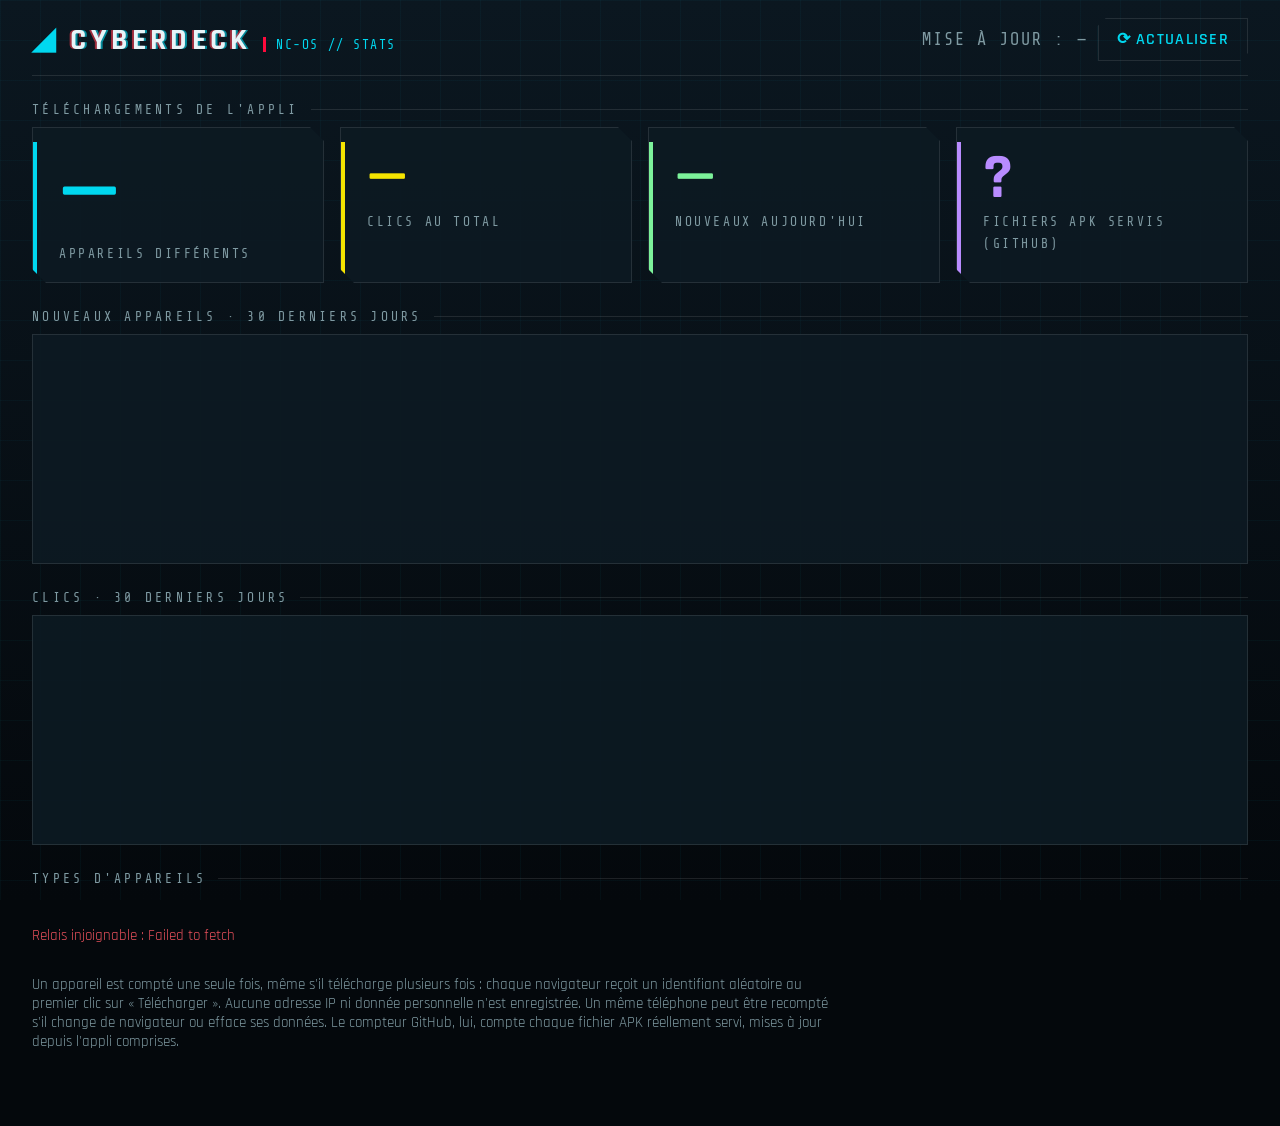
<file: stats.html>
<!DOCTYPE html>
<html lang="fr">
<head>
<meta charset="utf-8">
<meta name="viewport" content="width=device-width, initial-scale=1">
<meta name="robots" content="noindex, nofollow">
<title>Cyberdeck // Statistiques</title>
<link rel="icon" type="image/png" sizes="32x32" href="assets/favicon.png">
<link rel="icon" href="favicon.ico" sizes="any">
<link rel="preconnect" href="https://fonts.googleapis.com">
<link rel="preconnect" href="https://fonts.gstatic.com" crossorigin>
<link href="https://fonts.googleapis.com/css2?family=Rajdhani:wght@500;600;700&family=Share+Tech+Mono&display=swap" rel="stylesheet">
<link rel="stylesheet" href="style.css">
<style>
.st-hero { display: grid; grid-template-columns: repeat(4, minmax(0, 1fr)); gap: 16px; margin-top: 10px; }
.st-k { position: relative; background: var(--panel); border: 1px solid var(--line); padding: 18px 18px 18px 26px;
  clip-path: polygon(0 0, calc(100% - 14px) 0, 100% 14px, 100% 100%, 14px 100%, 0 calc(100% - 14px)); }
.st-k::before { content: ""; position: absolute; left: 0; top: 14px; bottom: 0; width: 4px; background: var(--c, var(--cy)); }
.st-k b { display: block; font-size: 64px; line-height: 1; color: var(--c, var(--cy)); font-variant-numeric: tabular-nums; }
.st-k.big b { font-size: 96px; }
.st-k span { font: 13px "Share Tech Mono", monospace; letter-spacing: .2em; color: var(--dim); }
.st-chart { position: relative; background: var(--panel); border: 1px solid var(--line); padding: 18px 18px 10px; }
.st-bars { display: flex; align-items: flex-end; gap: 4px; height: 200px; }
.st-bars div { flex: 1; display: flex; flex-direction: column; justify-content: flex-end; align-items: center; height: 100%; min-width: 0; }
.st-bars i { display: block; width: 100%; background: linear-gradient(var(--cy), rgba(0, 216, 240, .35)); min-height: 2px; }
.st-bars i.c { background: linear-gradient(var(--info), rgba(245, 228, 0, .3)); }
.st-bars em { font: 11px "Share Tech Mono"; color: var(--dim); font-style: normal; margin-top: 4px; white-space: nowrap; }
.st-bars small { font: 12px "Share Tech Mono"; color: var(--tx); margin-bottom: 3px; }
.st-kinds { display: flex; gap: 10px; flex-wrap: wrap; }
.st-note { font-size: 15px; margin-top: 30px; max-width: 800px; }
#st-err { color: var(--red); }
@media (max-width: 900px) { .st-hero { grid-template-columns: repeat(2, minmax(0, 1fr)); } .st-k b { font-size: 46px; } .st-k.big b { font-size: 64px; } .st-bars em { display: none; } }
</style>
</head>
<body>
<div class="frame">
  <header class="top">
    <a class="brand" href="./"><b class="glitch">CYBERDECK</b><span class="mono">NC-OS // STATS</span></a>
    <span class="mono dim" id="savestate">MISE À JOUR : —</span>
    <a class="btn dlbtn" href="#" id="st-reload">⟳ ACTUALISER</a>
  </header>

  <div class="label">TÉLÉCHARGEMENTS DE L'APPLI</div>
  <div class="st-hero">
    <div class="st-k big"><b id="st-dev">—</b><span>APPAREILS DIFFÉRENTS</span></div>
    <div class="st-k" style="--c:var(--info)"><b id="st-clk">—</b><span>CLICS AU TOTAL</span></div>
    <div class="st-k" style="--c:var(--green)"><b id="st-today">—</b><span>NOUVEAUX AUJOURD'HUI</span></div>
    <div class="st-k" style="--c:var(--violet)"><b id="st-gh">—</b><span>FICHIERS APK SERVIS (GITHUB)</span></div>
  </div>

  <div class="label">NOUVEAUX APPAREILS · 30 DERNIERS JOURS</div>
  <div class="st-chart"><div class="st-bars" id="st-new"></div></div>

  <div class="label">CLICS · 30 DERNIERS JOURS</div>
  <div class="st-chart"><div class="st-bars" id="st-clicks"></div></div>

  <div class="label">TYPES D'APPAREILS</div>
  <div class="st-kinds" id="st-kinds"></div>

  <p class="dim st-note" id="st-err"></p>
  <p class="dim st-note">Un appareil est compté une seule fois, même s'il télécharge plusieurs fois : chaque navigateur reçoit un identifiant
  aléatoire au premier clic sur « Télécharger ». Aucune adresse IP ni donnée personnelle n'est enregistrée. Un même téléphone peut être recompté
  s'il change de navigateur ou efface ses données. Le compteur GitHub, lui, compte chaque fichier APK réellement servi, mises à jour
  depuis l'appli comprises.</p>
</div>
<script type="module">
import { RELAY } from './js/config.js';
const $ = id => document.getElementById(id);
const fmt = n => Number(n || 0).toLocaleString('fr-BE');
function bars(el, rows, cls) {
  const map = Object.fromEntries((rows || []).map(r => [r.day, r.n]));
  const days = [];
  for (let i = 29; i >= 0; i--) days.push(new Date(Date.now() - i * 864e5).toISOString().slice(0, 10));
  const max = Math.max(1, ...days.map(d => map[d] || 0));
  el.innerHTML = days.map((d, i) => {
    const n = map[d] || 0;
    return `<div title="${d} : ${n}">${n ? `<small>${n}</small>` : ''}<i class="${cls}" style="height:${n / max * 85}%"></i><em>${i % 5 === 4 || i === 29 ? d.slice(8) + '/' + d.slice(5, 7) : ''}</em></div>`;
  }).join('');
}
const KIND = { android: ['ANDROID', 'var(--green)'], ios: ['IPHONE / IPAD', 'var(--amber)'], pc: ['ORDINATEUR', 'var(--cy)'], autre: ['AUTRE', 'var(--dim)'] };
async function load() {
  $('st-err').textContent = '';
  try {
    const s = await (await fetch(RELAY + '/stats', { cache: 'no-store' })).json();
    $('st-dev').textContent = fmt(s.devices);
    $('st-clk').textContent = fmt(s.clicks);
    $('st-today').textContent = fmt(s.today);
    bars($('st-new'), s.newPerDay, '');
    bars($('st-clicks'), s.clicksPerDay, 'c');
    $('st-kinds').innerHTML = (s.kinds.length ? s.kinds : [{ kind: 'android', n: 0 }]).map(k => {
      const [l, c] = KIND[k.kind] || KIND.autre;
      return `<span class="chip" style="color:${c}">● ${l} · ${fmt(k.n)}</span>`;
    }).join('');
    $('savestate').textContent = 'MISE À JOUR : ' + new Date().toLocaleTimeString('fr-BE');
  } catch (e) { $('st-err').textContent = 'Relais injoignable : ' + e.message; }
  try {
    const rel = await (await fetch('https://api.github.com/repos/djoneb/cyberdeck-releases/releases?per_page=100')).json();
    let n = 0;
    for (const r of rel) for (const a of r.assets || []) if (/\.apk$/i.test(a.name)) n += a.download_count;
    $('st-gh').textContent = fmt(n);
  } catch (e) { $('st-gh').textContent = '?'; }
}
$('st-reload').onclick = e => { e.preventDefault(); load(); };
load();
setInterval(load, 60000);
</script>
</body>
</html>
</file>
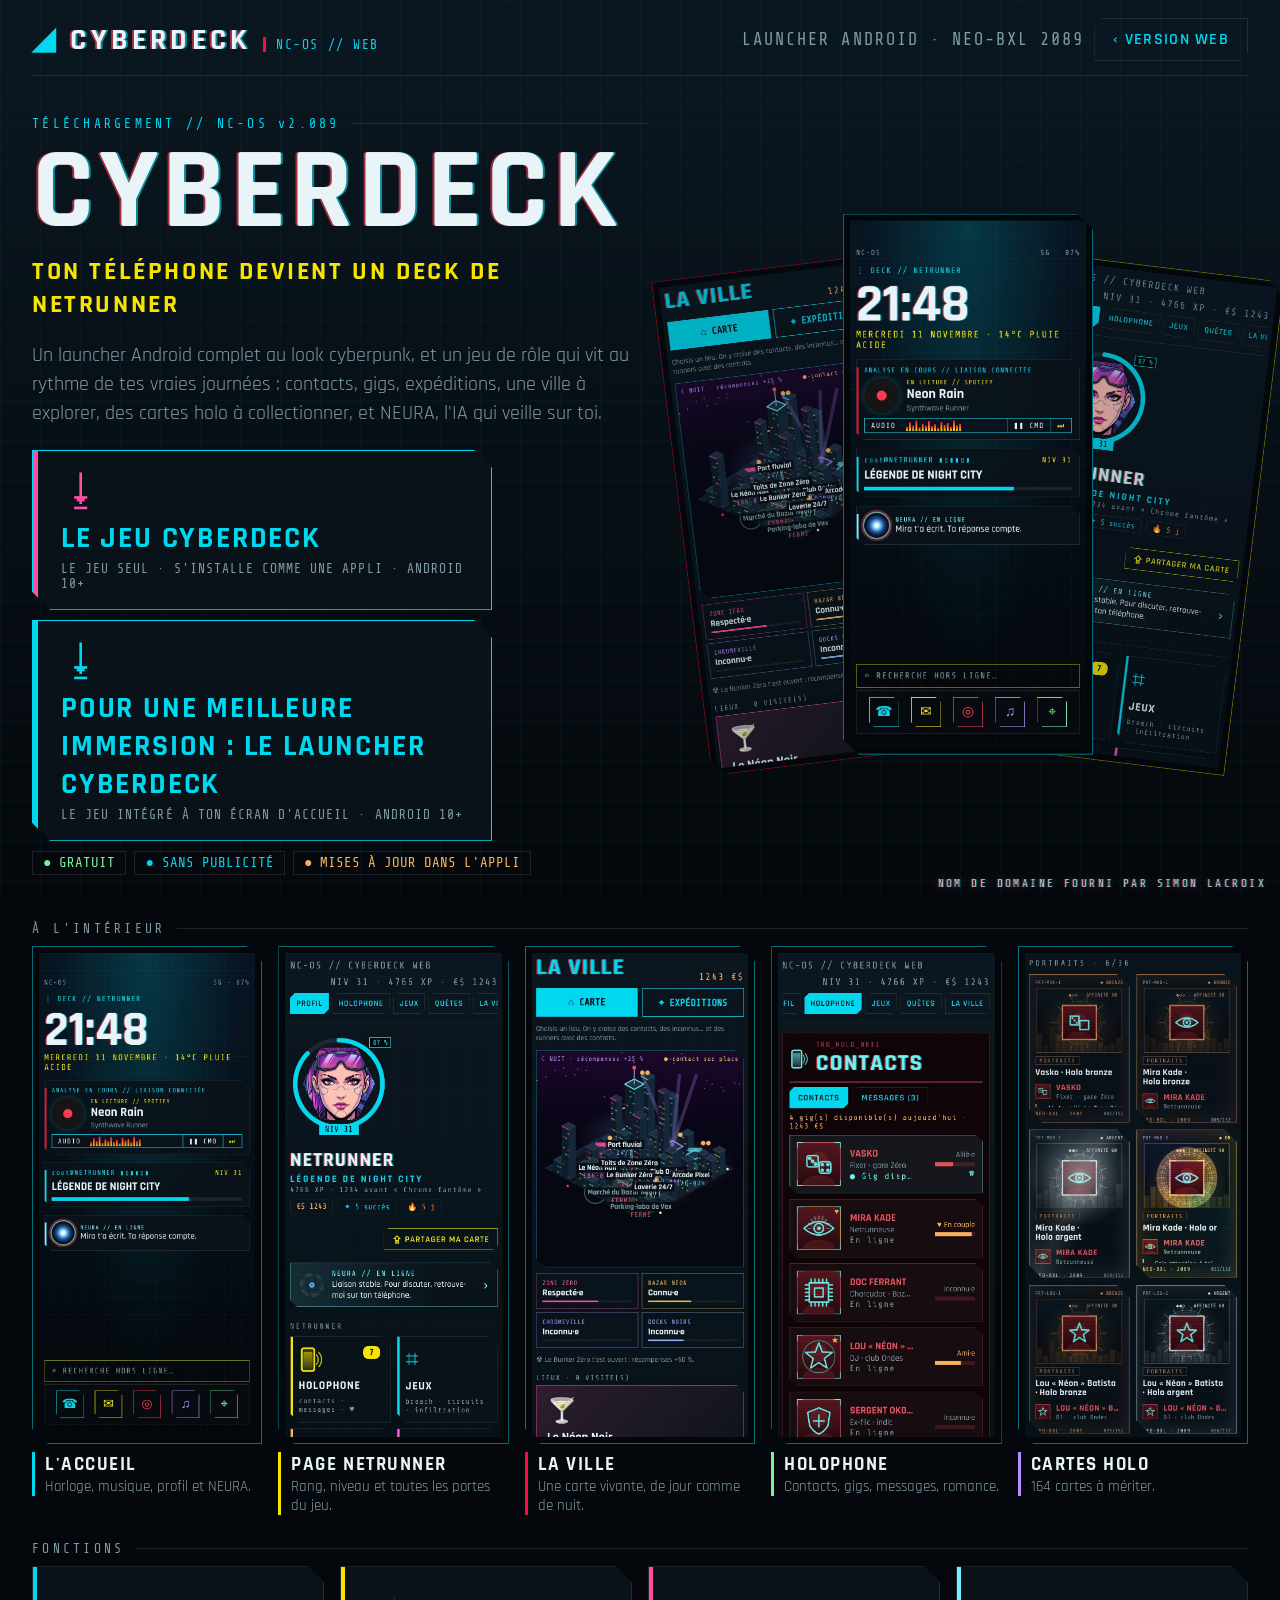
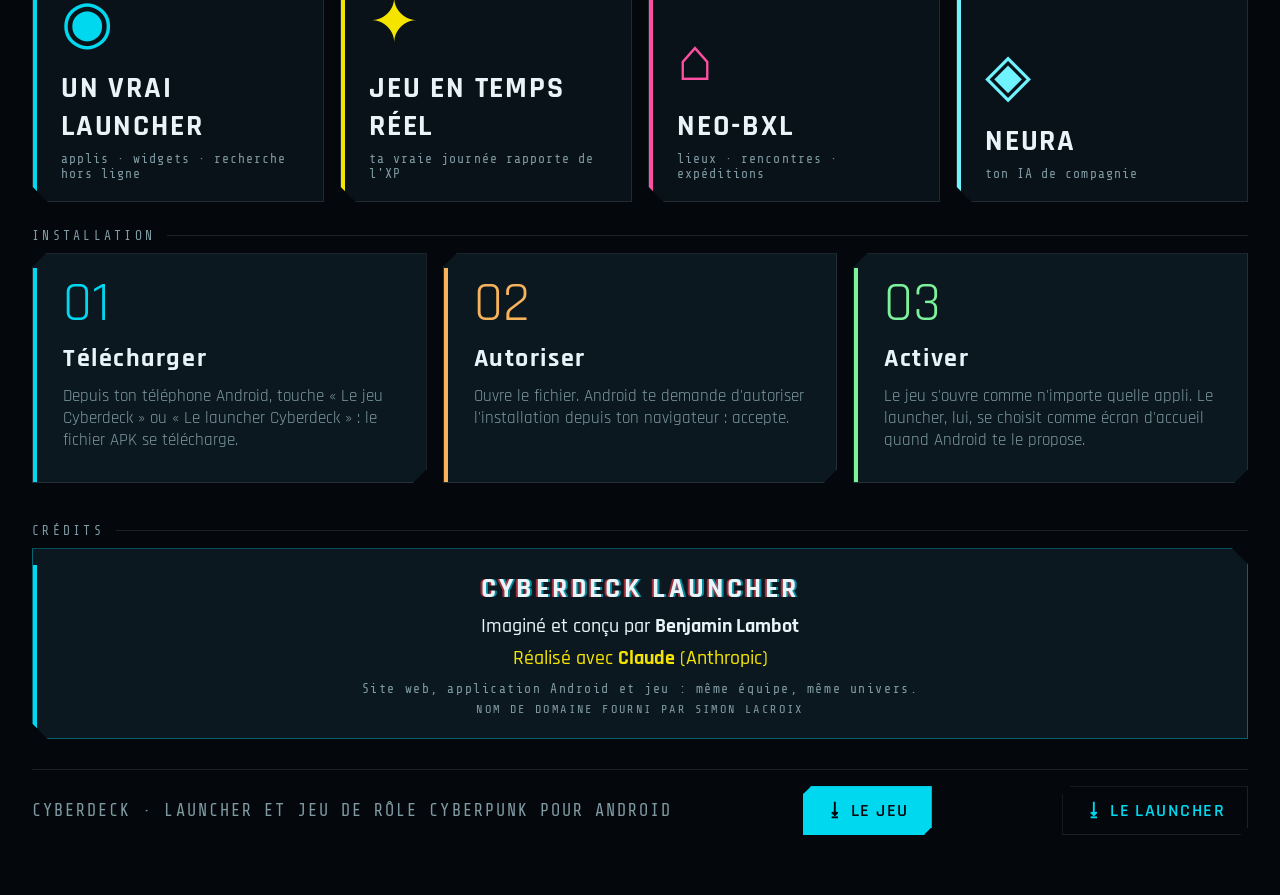
<file: telecharger.html>
<!DOCTYPE html>
<html lang="fr">
<head>
<meta charset="utf-8">
<meta name="viewport" content="width=device-width, initial-scale=1">
<title>Cyberdeck // Télécharger</title>
<meta name="description" content="Télécharge Cyberdeck, le launcher Android cyberpunk et son jeu de rôle en temps réel.">
<link rel="icon" type="image/png" sizes="32x32" href="assets/favicon.png">
<link rel="icon" href="favicon.ico" sizes="any">
<link rel="apple-touch-icon" href="assets/apple-touch-icon.png">
<link rel="preconnect" href="https://fonts.googleapis.com">
<link rel="preconnect" href="https://fonts.gstatic.com" crossorigin>
<link href="https://fonts.googleapis.com/css2?family=Rajdhani:wght@500;600;700&family=Share+Tech+Mono&display=swap" rel="stylesheet">
<link rel="stylesheet" href="style.css">
<link rel="stylesheet" href="download.css">
</head>
<body>
<div class="frame">
  <header class="top">
    <a class="brand" href="./"><b class="glitch">CYBERDECK</b><span class="mono">NC-OS // WEB</span></a>
    <span class="mono dim" id="savestate">LAUNCHER ANDROID · NEO-BXL 2089</span>
    <a class="btn dlbtn" href="./">‹ VERSION WEB</a>
  </header>

  <!-- Héros : comme l'écran d'identité du profil netrunner -->
  <section class="dlhero">
    <div class="dlid">
      <div class="label">TÉLÉCHARGEMENT // NC-OS v2.089</div>
      <h1 class="glitch dltitle">CYBERDECK</h1>
      <div class="dlrank">TON TÉLÉPHONE DEVIENT UN DECK DE NETRUNNER</div>
      <p class="dim dllead">Un launcher Android complet au look cyberpunk, et un jeu de rôle qui vit au rythme de tes vraies journées : contacts, gigs, expéditions, une ville à explorer, des cartes holo à collectionner, et NEURA, l'IA qui veille sur toi.</p>
      <a class="door dlmain" style="--c:var(--pink)" data-dl="jeu" href="https://github.com/djoneb/cyberdeck-releases/releases/latest/download/Cyberdeck-Jeu.apk" rel="noopener">
        <i></i><span class="dic">⭳</span><b>LE JEU CYBERDECK</b><span class="mono dim tiny">LE JEU SEUL · S'INSTALLE COMME UNE APPLI · ANDROID 10+</span></a>
      <a class="door dlmain" style="--c:var(--cy);margin-top:10px" data-dl="launcher" href="https://github.com/djoneb/cyberdeck-releases/releases/latest/download/Cyberdeck-Full.apk" rel="noopener">
        <i></i><span class="dic">⭳</span><b>POUR UNE MEILLEURE IMMERSION : LE LAUNCHER CYBERDECK</b><span class="mono dim tiny">LE JEU INTÉGRÉ À TON ÉCRAN D'ACCUEIL · ANDROID 10+</span></a>
      <div class="chips"><span class="chip" style="color:var(--green)">● GRATUIT</span><span class="chip" style="color:var(--cy)">● SANS PUBLICITÉ</span><span class="chip" style="color:var(--amber)">● MISES À JOUR DANS L'APPLI</span></div>
    </div>
    <div class="dlstage" aria-hidden="true">
      <div class="ph p1"><img alt="" src="assets/download/ville.jpg"></div>
      <div class="ph p2"><img alt="" src="assets/download/home.jpg"></div>
      <div class="ph p3"><img alt="" src="assets/download/netrunner.jpg"></div>
    </div>
  </section>

  <div class="label">À L'INTÉRIEUR</div>
  <div class="dlgal">
    <figure><div class="ph"><img alt="Écran d'accueil du launcher" src="assets/download/home.jpg"></div><figcaption><b>L'ACCUEIL</b><span>Horloge, musique, profil et NEURA.</span></figcaption></figure>
    <figure><div class="ph"><img alt="Page Netrunner" src="assets/download/netrunner.jpg"></div><figcaption><b>PAGE NETRUNNER</b><span>Rang, niveau et toutes les portes du jeu.</span></figcaption></figure>
    <figure><div class="ph"><img alt="Carte de la ville" src="assets/download/ville.jpg"></div><figcaption><b>LA VILLE</b><span>Une carte vivante, de jour comme de nuit.</span></figcaption></figure>
    <figure><div class="ph"><img alt="Holophone" src="assets/download/holophone.jpg"></div><figcaption><b>HOLOPHONE</b><span>Contacts, gigs, messages, romance.</span></figcaption></figure>
    <figure><div class="ph"><img alt="Cartes holo" src="assets/download/cartes.jpg"></div><figcaption><b>CARTES HOLO</b><span>164 cartes à mériter.</span></figcaption></figure>
  </div>

  <div class="label">FONCTIONS</div>
  <div class="doors dlfeat">
    <div class="door" style="--c:var(--cy)"><i></i><span class="dic">◉</span><b>UN VRAI LAUNCHER</b><span class="mono dim tiny">applis · widgets · recherche hors ligne</span></div>
    <div class="door" style="--c:var(--info)"><i></i><span class="dic">✦</span><b>JEU EN TEMPS RÉEL</b><span class="mono dim tiny">ta vraie journée rapporte de l'XP</span></div>
    <div class="door" style="--c:var(--pink)"><i></i><span class="dic">⌂</span><b>NEO-BXL</b><span class="mono dim tiny">lieux · rencontres · expéditions</span></div>
    <div class="door" style="--c:#6ff3ff"><i></i><span class="dic">◈</span><b>NEURA</b><span class="mono dim tiny">ton IA de compagnie</span></div>
  </div>

  <div class="label">INSTALLATION</div>
  <div class="grid dlsteps">
    <div class="panel"><span class="pic">01</span><h3>Télécharger</h3><p class="dim">Depuis ton téléphone Android, touche « Le jeu Cyberdeck » ou « Le launcher Cyberdeck » : le fichier APK se télécharge.</p></div>
    <div class="panel" style="--accent:var(--amber)"><span class="pic" style="color:var(--amber)">02</span><h3>Autoriser</h3><p class="dim">Ouvre le fichier. Android te demande d'autoriser l'installation depuis ton navigateur : accepte.</p></div>
    <div class="panel" style="--accent:var(--green)"><span class="pic" style="color:var(--green)">03</span><h3>Activer</h3><p class="dim">Le jeu s'ouvre comme n'importe quelle appli. Le launcher, lui, se choisit comme écran d'accueil quand Android te le propose.</p></div>
  </div>

  <footer class="credits" id="credits">
    <div class="label">CRÉDITS</div>
    <div class="credbox">
      <b class="glitch cr-name">CYBERDECK LAUNCHER</b>
      <span class="cr-l">Imaginé et conçu par <strong>Benjamin Lambot</strong></span>
      <span class="cr-l cr-ai">Réalisé avec <strong>Claude</strong> (Anthropic)</span>
      <span class="mono dim cr-s">Site web, application Android et jeu : même équipe, même univers.</span>
      <a class="mono cr-dom" href="https://simonlacroix.net/" target="_blank" rel="noopener">Nom de domaine fourni par Simon Lacroix</a>
    </div>
  </footer>
  <div class="dlfoot">
    <span class="mono dim">CYBERDECK · LAUNCHER ET JEU DE RÔLE CYBERPUNK POUR ANDROID</span>
    <a class="btn main" data-dl="jeu" href="https://github.com/djoneb/cyberdeck-releases/releases/latest/download/Cyberdeck-Jeu.apk" rel="noopener">⭳ LE JEU</a> <a class="btn" data-dl="launcher" href="https://github.com/djoneb/cyberdeck-releases/releases/latest/download/Cyberdeck-Full.apk" rel="noopener">⭳ LE LAUNCHER</a>
  </div>
</div>
<a class="hostedby" href="https://simonlacroix.net/" target="_blank" rel="noopener">NOM DE DOMAINE FOURNI PAR SIMON LACROIX</a>
<script type="module" src="js/dltrack.js"></script>
</body>
</html>
</file>
<file: style.css>
:root {
  --bg: #04080c; --page: #0b1720; --panel: rgba(13, 26, 34, .92); --line: rgba(255, 255, 255, .10);
  --cy: #00d8f0; --primary: #00d8f0; --secondary: #ff0a3c; --info: #f5e400; --hred: #e8505b; --hcyan: #6ff3f0; --red: #e8505b; --amber: #f6b35c; --green: #7cf29a; --violet: #b98cff; --pink: #ff4fa3;
  --tx: #e8f4f8; --dim: #7f9aa2;
}
* { box-sizing: border-box; }
html, body { margin: 0; min-height: 100%; background: var(--bg); color: var(--tx); font-family: Rajdhani, sans-serif; font-size: 17px; }
body {
  background:
    linear-gradient(rgba(0, 216, 240, .035) 1px, transparent 1px) 0 0 / 40px 40px,
    linear-gradient(90deg, rgba(0, 216, 240, .035) 1px, transparent 1px) 0 0 / 40px 40px,
    linear-gradient(#0b1720, #04080c);
  background-attachment: fixed;
}
.mono { font-family: "Share Tech Mono", monospace; letter-spacing: .12em; }
.dim { color: var(--dim); }
.frame { max-width: 1180px; margin: 0 auto; padding: 18px 20px 60px; }
.top { display: flex; align-items: center; gap: 16px; flex-wrap: wrap; padding-bottom: 14px; border-bottom: 1px solid var(--line); }
#nav { display: flex; gap: 6px; flex-wrap: wrap; flex: 1; justify-content: center; }
#nav button, .btn {
  font: 600 15px Rajdhani, sans-serif; letter-spacing: .08em; color: var(--cy); background: transparent;
  border: 1px solid var(--line); padding: 8px 14px; cursor: pointer;
  clip-path: polygon(8px 0, 100% 0, 100% calc(100% - 8px), calc(100% - 8px) 100%, 0 100%, 0 8px);
}
#nav button.on, .btn.main { background: var(--cy); color: #04080c; border-color: var(--cy); }
.btn:hover, #nav button:hover { border-color: var(--cy); }
.btn.red { color: var(--red); }
.label { font-family: "Share Tech Mono", monospace; letter-spacing: .25em; color: var(--dim); font-size: 13px; margin: 26px 0 10px; display: flex; gap: 12px; align-items: center; }
.label::after { content: ""; flex: 1; height: 1px; background: var(--line); }
.panel {
  background: var(--panel); border: 1px solid var(--line); padding: 16px 18px 16px 22px; position: relative;
  clip-path: polygon(14px 0, 100% 0, 100% calc(100% - 14px), calc(100% - 14px) 100%, 0 100%, 0 14px);
}
.panel::before { content: ""; position: absolute; left: 0; top: 14px; bottom: 0; width: 4px; background: var(--accent, var(--cy)); }
.grid { display: grid; gap: 12px; grid-template-columns: repeat(auto-fill, minmax(250px, 1fr)); }
h1, h2, h3 { margin: 0; letter-spacing: .06em; }
h1 { font-size: 46px; }
.glitch { text-shadow: -2px 0 rgba(255, 59, 78, .6), 2px 0 rgba(0, 216, 240, .6); }
.identity { display: flex; gap: 26px; align-items: center; flex-wrap: wrap; margin-top: 22px; }
.ring { position: relative; width: 170px; height: 170px; flex: none; }
.ring svg { position: absolute; inset: 0; }
.ring img { position: absolute; inset: 22px; width: 126px; height: 126px; object-fit: cover;
  clip-path: polygon(25% 0, 75% 0, 100% 50%, 75% 100%, 25% 100%, 0 50%); }
.ring .lvl { position: absolute; bottom: -4px; left: 50%; transform: translateX(-50%); background: var(--cy); color: #04080c; font: 15px "Share Tech Mono"; padding: 1px 10px; }
.ring .pct { position: absolute; top: 4px; right: -6px; border: 1px solid var(--cy); color: var(--cy); background: #04080c; font: 12px "Share Tech Mono"; padding: 1px 5px; }
.chips { display: flex; gap: 8px; flex-wrap: wrap; margin-top: 10px; }
.chip { border: 1px solid var(--line); padding: 3px 10px; font: 14px "Share Tech Mono"; }
.bar { height: 6px; background: rgba(255, 255, 255, .08); margin-top: 6px; }
.bar > i { display: block; height: 100%; background: var(--accent, var(--cy)); }
canvas { display: block; max-width: 100%; }
.center { display: flex; flex-direction: column; align-items: center; }
.contact { display: flex; gap: 12px; align-items: center; }
.contact .em { width: 48px; height: 48px; border: 1px solid var(--red); display: grid; place-items: center; color: var(--cy); font-size: 22px; background: rgba(255, 59, 78, .08); }
#toast { z-index: 80; position: fixed; left: 50%; bottom: 24px; transform: translateX(-50%); background: #0b1720; border: 1px solid var(--cy); padding: 10px 18px; opacity: 0; transition: opacity .3s; pointer-events: none; }
#toast.on { opacity: 1; }
.notice { color: var(--amber); font: 14px "Share Tech Mono"; }
@media (max-width: 640px) { h1 { font-size: 34px; } .frame { padding: 12px 14px 40px; } }

/* ═══ Pages façon launcher */
.small { font-size: 13px; } .tiny { font-size: 11px; }
button { font-family: inherit; }
body.noscroll { overflow: hidden; }
.doors { display: grid; grid-template-columns: repeat(2, 1fr); gap: 12px; }
@media (min-width: 900px) { .doors { grid-template-columns: repeat(4, 1fr); } }
.door, .tile { position: relative; text-align: left; color: var(--tx); background: #0a1219; border: 1px solid var(--line); min-height: 112px; padding: 12px 12px 12px 18px; cursor: pointer;
  clip-path: polygon(0 0, calc(100% - 16px) 0, 100% 16px, 100% 100%, 16px 100%, 0 calc(100% - 16px)); display: flex; flex-direction: column; gap: 2px; transition: background .15s; }
.door:hover, .tile:hover { background: #0f1c26; }
.door > i { position: absolute; left: 0; top: 0; bottom: 0; width: 3px; background: var(--c); }
.door.wide { grid-column: 1 / -1; }
.door .dic, .tile .tic { font-size: 28px; color: var(--c); line-height: 1.1; height: 36px; display: flex; align-items: center; }
.door b, .tile b { font-size: 19px; letter-spacing: .06em; }
.door em { position: absolute; top: 10px; right: 12px; background: var(--c); color: #05080c; font: 700 12px "Share Tech Mono"; padding: 2px 8px; border-radius: 10px; font-style: normal; }
.tiles { display: grid; grid-template-columns: repeat(auto-fill, minmax(190px, 1fr)); gap: 10px; margin: 16px 0; }
.tile em { position: absolute; right: 10px; bottom: 8px; color: var(--amber); font: 11px "Share Tech Mono"; font-style: normal; }
.sheethead { margin-top: 18px; }
/* fenêtres plein écran (jeux, rencontres) */
.overlay { position: fixed; inset: 0; z-index: 50; background: rgba(2, 5, 7, .9); display: flex; align-items: center; justify-content: center; padding: 16px; overflow: auto; }
.overlay.game { align-items: flex-start; background: #030a0c; }
.overlay.game::after { content: ""; position: fixed; inset: 0; pointer-events: none; background: repeating-linear-gradient(transparent 0 2px, rgba(0, 0, 0, .18) 2px 3px); }
.ovin { width: min(760px, 100%); padding-bottom: 30px; }
.ovhead { display: flex; align-items: flex-start; gap: 12px; margin-bottom: 14px; }
.ovhead > div { flex: 1; } .ovhead h2 { font-size: 34px; color: var(--primary); }
.x { background: none; border: 1px solid var(--line); color: var(--primary); font-size: 24px; width: 46px; height: 46px; cursor: pointer; }
.x:hover { border-color: var(--primary); }
.hint { font-size: 14px; }
.row { display: flex; gap: 8px; flex-wrap: wrap; margin: 8px 0; }
.stats { display: flex; justify-content: space-between; font: 16px "Share Tech Mono"; margin: 10px 0; gap: 10px; }
.result { margin-top: 14px; padding: 12px; display: flex; flex-direction: column; align-items: center; gap: 6px; border: 1px solid; }
.result.ok { border-color: var(--green); background: rgba(124, 242, 154, .1); color: var(--green); }
.result.ko { border-color: var(--red); background: rgba(232, 80, 91, .1); color: var(--red); }
.result b { color: var(--tx); font-size: 16px; }
/* breach */
.timer { display: flex; align-items: center; gap: 10px; margin-bottom: 12px; }
.tbar { flex: 1; height: 8px; border: 1px solid rgba(245, 228, 0, .6); } .tbar i { display: block; height: 100%; width: 100%; background: var(--info); } .tbar i.low { background: var(--secondary); }
.buffer { display: flex; gap: 6px; margin: 4px 0 14px; } .buffer span { width: 44px; height: 44px; border: 1.5px solid rgba(245, 228, 0, .3); display: grid; place-items: center; font: 18px "Share Tech Mono"; color: var(--info); } .buffer span.on { border-color: var(--info); }
.matrix { max-width: 520px; display: grid; grid-template-columns: repeat(5, 1fr); gap: 4px; padding: 8px; border: 1.5px solid var(--primary); }
.matrix button { aspect-ratio: 1.25; background: none; border: 1px solid transparent; color: rgba(232, 244, 248, .8); font: 22px "Share Tech Mono"; cursor: pointer; }
.matrix button.act { background: rgba(0, 216, 240, .16); border-color: rgba(0, 216, 240, .7); color: var(--info); }
.matrix button.used { color: rgba(127, 154, 162, .5); }
.daemon { display: flex; gap: 6px; align-items: center; margin-top: 6px; } .daemon span { border: 1px solid rgba(127, 154, 162, .5); padding: 2px 8px; font: 16px "Share Tech Mono"; }
.daemon em { font: 13px "Share Tech Mono"; color: var(--dim); font-style: normal; margin-left: 6px; } .daemon.ok span, .daemon.ok em { color: var(--primary); border-color: var(--primary); }
/* déchiffre */
.guess { display: flex; gap: 6px; align-items: center; margin: 4px 0; } .guess span { width: 42px; height: 42px; border: 1.5px solid rgba(0, 216, 240, .6); display: grid; place-items: center; font: 20px "Share Tech Mono"; }
.guess.cur span { border-color: var(--info); color: var(--info); } .guess b { font-size: 20px; margin-left: 6px; } .guess .ok { color: var(--primary); } .guess .near { color: var(--info); }
.keys { display: grid; grid-template-columns: repeat(6, 1fr); gap: 6px; margin-top: 8px; } .keys button { height: 50px; background: none; border: 1px solid rgba(0, 216, 240, .6); color: var(--tx); font: 700 22px Rajdhani; cursor: pointer; }
.keys button:hover { background: rgba(0, 216, 240, .1); }
/* réflexes */
.reflex { display: grid; grid-template-columns: repeat(4, 1fr); gap: 6px; padding: 6px; border: 1.5px solid rgba(0, 216, 240, .6); max-width: 480px; }
.reflex button { aspect-ratio: 1; background: rgba(255, 255, 255, .04); border: 1px solid rgba(0, 216, 240, .25); cursor: pointer; }
.reflex button.on { background: var(--info); border-color: var(--info); box-shadow: 0 0 18px var(--info); }
#rf { margin-top: 14px; }
/* circuits, infiltration */
canvas.circ { width: min(600px, 100%); aspect-ratio: 1; cursor: pointer; margin: 0 auto; }
canvas.infil { width: min(420px, 100%); cursor: pointer; margin: 0 auto; }
/* décodeur */
.wave { position: relative; border: 1px solid var(--line); background: #0a1219; } .wave canvas { width: 100%; height: 160px; }
.wave span { position: absolute; top: 8px; } .wave #match { left: 8px; } .wave #left { right: 8px; }
.dials { display: grid; grid-template-columns: repeat(4, 1fr); gap: 8px; margin-top: 12px; } .dials div { display: flex; flex-direction: column; align-items: center; gap: 4px; }
.dials b { font: 34px "Share Tech Mono"; color: var(--primary); }
/* pare-feu */
.lanes { position: relative; display: grid; grid-template-columns: repeat(5, 1fr); height: 440px; border: 1px solid var(--line); background: #0a1219; }
.lanes div { position: relative; border: .5px solid var(--line); } .lanes .core { position: absolute; left: 0; right: 0; bottom: 0; height: 6px; background: var(--info); }
.virus { position: absolute; left: 50%; transform: translateX(-50%); width: 40px; height: 40px; background: rgba(232, 80, 91, .25); border: 1px solid var(--red); color: var(--red); cursor: crosshair; }
/* mémoire */
.pads { display: grid; grid-template-columns: 1fr 1fr; gap: 12px; max-width: 440px; margin-top: 12px; }
.pads button { aspect-ratio: 1; border: 2px solid var(--c); background: color-mix(in srgb, var(--c) 12%, transparent); cursor: pointer; transition: background .1s;
  clip-path: polygon(0 0, calc(100% - 18px) 0, 100% 18px, 100% 100%, 18px 100%, 0 calc(100% - 18px)); }
.pads button.lit { background: color-mix(in srgb, var(--c) 85%, transparent); }
/* terminal */
.words { display: grid; grid-template-columns: 1fr 1fr; gap: 8px; margin: 8px 0; } .words button { background: #0a1219; border: 1px solid rgba(124, 242, 154, .6); color: var(--green); font: 18px "Share Tech Mono"; padding: 10px; cursor: pointer; }
.words button.tried { color: var(--dim); border-color: var(--line); background: rgba(255, 255, 255, .04); cursor: default; }
/* tri */
.packet { width: 140px; height: 140px; margin: 16px auto; border: 2px solid var(--c); background: color-mix(in srgb, var(--c) 12%, transparent); display: flex; flex-direction: column; align-items: center; justify-content: center; color: var(--c); }
.packet b { font-size: 46px; } .packet span { font: 13px "Share Tech Mono"; } .packet.good { background: rgba(124, 242, 154, .3); } .packet.bad { background: rgba(232, 80, 91, .3); }
.ports { display: grid; grid-template-columns: repeat(3, 1fr); gap: 8px; } .ports button { position: relative; height: 96px; border: 1px solid var(--c); background: color-mix(in srgb, var(--c) 10%, transparent); color: var(--c); cursor: pointer; display: flex; flex-direction: column; align-items: center; justify-content: center; }
.ports b { font-size: 28px; } .ports span { font: 12px "Share Tech Mono"; } .ports em { position: absolute; top: 4px; right: 8px; font: 11px "Share Tech Mono"; opacity: .6; }
/* holophone */
.holo { background: rgba(16, 5, 8, .96); border: 1px solid rgba(232, 80, 91, .35); padding: 14px; margin-top: 18px; }
.holohead { display: flex; align-items: center; gap: 12px; } .holohead h2 { font-size: 30px; }
.redline { height: 1.5px; background: rgba(232, 80, 91, .6); margin-top: 6px; }
.contacts { display: grid; gap: 6px; grid-template-columns: repeat(auto-fill, minmax(420px, 1fr)); margin-bottom: 10px; }
@media (max-width: 520px) { .contacts { grid-template-columns: 1fr; } }
.crow { display: flex; align-items: center; gap: 10px; text-align: left; padding: 8px; cursor: pointer; color: var(--tx); background: rgba(255, 255, 255, .03); border: 1px solid rgba(232, 80, 91, .35);
  clip-path: polygon(0 0, calc(100% - 12px) 0, 100% 12px, 100% 100%, 12px 100%, 0 calc(100% - 12px)); }
.crow.hi { background: rgba(111, 243, 240, .08); border-color: rgba(111, 243, 240, .7); }
.crow:hover { background: rgba(111, 243, 240, .12); }
.pwrap { position: relative; flex: none; display: flex; } .pwrap em { position: absolute; top: 1px; right: 3px; color: var(--amber); font-style: normal; font-size: 13px; }
.cmid { flex: 1; display: flex; flex-direction: column; min-width: 0; } .cmid b { color: var(--hred); font-size: 18px; white-space: nowrap; overflow: hidden; text-overflow: ellipsis; }
.cmid > span { white-space: nowrap; overflow: hidden; text-overflow: ellipsis; font-size: 13px; }
.cright { width: 100px; display: flex; flex-direction: column; align-items: flex-end; gap: 4px; font-size: 12px; }
.affbar { width: 80px; height: 5px; background: rgba(232, 80, 91, .2); } .affbar i { display: block; height: 100%; }
.callhead { display: flex; gap: 10px; margin-top: 10px; } .callhead h2 { font-size: 28px; }
.callinfo { display: flex; gap: 14px; align-items: center; margin: 8px 0; } .bigp { width: 150px; height: 150px; flex: none; }
.calllog { max-height: 340px; overflow: auto; display: flex; flex-direction: column; gap: 8px; padding: 6px 0; }
.cline { display: flex; gap: 8px; align-items: flex-start; } .cline.me { justify-content: flex-end; } .cline p { margin: 0; padding: 12px 8px; font-weight: 500; font-size: 16px; max-width: 70%; }
.ctile { display: flex; flex-direction: column; align-items: center; flex: none; } .ctile b { font-size: 12px; color: var(--hcyan); } .ctile.me b { color: var(--amber); }
.ctile i { width: 50px; height: 50px; display: grid; place-items: center; background: rgba(232, 80, 91, .75); border: 1.5px solid var(--hred); color: #fff; font: 700 12px Rajdhani; font-style: normal; }
.ctile.me i { background: rgba(124, 242, 154, .75); border-color: var(--green); }
.choices { display: flex; flex-direction: column; gap: 6px; margin-top: 8px; }
.choice { text-align: left; background: none; border: 1px solid color-mix(in srgb, var(--c) 60%, transparent); color: var(--c); padding: 9px 12px; font: 500 16px Rajdhani; cursor: pointer; }
.choice:hover { background: color-mix(in srgb, var(--c) 10%, transparent); }
.mono.tiny { letter-spacing: .08em; }
/* ville */
.citypage { margin-top: 14px; }
.cityhead { display: flex; align-items: flex-end; justify-content: space-between; } .cityhead h1 { font-size: 40px; }
.tabs { display: flex; gap: 8px; margin: 10px 0; } .tabs button { flex: 1; background: none; border: 1px solid var(--primary); color: var(--primary); padding: 9px; font: 700 14px "Share Tech Mono"; cursor: pointer; }
.tabs button.on { background: var(--primary); color: #05080c; }
.map { position: relative; width: min(760px, 100%); margin: 0 auto; border: 1px solid color-mix(in srgb, var(--primary) 50%, transparent); overflow: hidden;
  clip-path: polygon(0 0, calc(100% - 16px) 0, 100% 16px, 100% 100%, 16px 100%, 0 calc(100% - 16px)); }
.map canvas { display: block; } .maplabels { position: absolute; inset: 0; }
.maphit { position: absolute; width: 52px; background: none; border: none; cursor: pointer; }
.maplabel { position: absolute; width: 100px; background: none; border: none; cursor: pointer; display: flex; flex-direction: column; align-items: center; padding: 0; }
.maplabel b { font-size: 11px; background: rgba(3, 9, 14, .8); padding: 0 4px; white-space: nowrap; } .maplabel span { font-size: 10px; }
.maptag { position: absolute; top: 8px; }
.reminder { margin: 8px auto 0; width: min(760px, 100%); display: flex; justify-content: space-between; border: 1px solid rgba(111, 243, 240, .5); padding: 7px 10px; cursor: pointer; }
.reps { display: grid; grid-template-columns: repeat(4, 1fr); gap: 6px; margin-top: 10px; } .reps div { border: 1px solid color-mix(in srgb, var(--c) 50%, transparent); padding: 6px; display: flex; flex-direction: column; }
.reps b { font-size: 13px; } .reps i { height: 3px; background: rgba(255, 255, 255, .08); margin-top: 3px; } .reps u { display: block; height: 100%; background: var(--c); }
@media (max-width: 560px) { .reps { grid-template-columns: 1fr 1fr; } }
.places { display: grid; grid-template-columns: repeat(auto-fill, minmax(220px, 1fr)); gap: 10px; }
.place { position: relative; height: 124px; text-align: left; color: var(--tx); padding: 12px; cursor: pointer; border: 1px solid color-mix(in srgb, var(--c) 80%, transparent);
  background: linear-gradient(135deg, color-mix(in srgb, var(--c) 16%, transparent), #0a1219); display: flex; flex-direction: column; clip-path: polygon(0 0, calc(100% - 12px) 0, 100% 12px, 100% 100%, 12px 100%, 0 calc(100% - 12px)); }
.place.cool { border-color: var(--line); background: linear-gradient(135deg, color-mix(in srgb, var(--c) 4%, transparent), #0a1219); }
.place .pic { font-size: 24px; color: var(--c); } .place b { font-size: 17px; } .place em { position: absolute; right: 12px; bottom: 10px; font-style: normal; }
.encounter { width: min(560px, 100%); background: #0a1219; border: 1px solid var(--c); padding: 16px; display: flex; flex-direction: column; gap: 10px;
  clip-path: polygon(0 0, calc(100% - 20px) 0, 100% 20px, 100% 100%, 20px 100%, 0 calc(100% - 20px)); }
.encounter p { font-size: 17px; font-weight: 500; margin: 0; }
.ehead { display: flex; gap: 12px; align-items: center; } .ehead b { font-size: 20px; }
.noface { width: 54px; height: 54px; display: grid; place-items: center; border: 1px solid var(--c); color: var(--c); font-size: 24px; background: color-mix(in srgb, var(--c) 15%, transparent); }
.echoices { display: flex; flex-direction: column; gap: 10px; }
.echoice { text-align: left; background: none; color: var(--tx); border: 1px solid color-mix(in srgb, var(--c) 60%, transparent); padding: 10px 12px; cursor: pointer; display: flex; flex-direction: column; font-size: 16px; }
.echoice:hover { background: color-mix(in srgb, var(--c) 10%, transparent); }
.leave { align-self: flex-end; background: none; border: none; color: var(--dim); cursor: pointer; }
.eres { background: color-mix(in srgb, var(--c) 10%, transparent); padding: 12px; font-size: 16px; }
.exppanel { background: #0a1219; border: 1px solid rgba(111, 243, 240, .55); padding: 12px; clip-path: polygon(0 0, calc(100% - 14px) 0, 100% 14px, 100% 100%, 14px 100%, 0 calc(100% - 14px)); }
.exphead { display: flex; justify-content: space-between; color: var(--hcyan); font: 13px "Share Tech Mono"; letter-spacing: .1em; }
.active { margin-top: 10px; } .arow { display: flex; justify-content: space-between; align-items: center; gap: 10px; }
.claim { background: var(--green); color: #05080c; border: none; font: 700 13px "Share Tech Mono"; padding: 5px 10px; cursor: pointer; }
.pbar { display: block; height: 4px; background: rgba(255, 255, 255, .08); margin-top: 5px; } .pbar u { display: block; height: 100%; }
.expev { margin-top: 8px; padding: 10px; background: rgba(246, 179, 92, .08); border: 1px solid rgba(246, 179, 92, .7); display: flex; flex-direction: column; gap: 6px; }
.expev button { text-align: left; background: none; border: 1px solid color-mix(in srgb, var(--c) 50%, transparent); color: var(--c); padding: 8px; cursor: pointer; font-size: 14px; }
.offer { display: flex; align-items: center; gap: 10px; margin-top: 8px; } .offer .om { flex: 1; min-width: 0; } .offer b { font-size: 15px; }
.pf { display: flex; flex: none; }
.go { background: none; border: 1px solid var(--hcyan); color: var(--hcyan); font: 700 12px "Share Tech Mono"; padding: 5px 9px; cursor: pointer; } .go.amber { border-color: var(--amber); color: var(--amber); }
.portrait { display: block; }
@media (max-width: 640px) {
  #nav { order: 3; width: 100%; flex: none; flex-wrap: nowrap; overflow-x: auto; justify-content: flex-start; scrollbar-width: none; }
  #nav button { flex: none; }
  .holo { padding: 10px; } .bigp { width: 110px; height: 110px; } .cline p { max-width: 75%; }
}
/* messages, conversations, romance, piratage */
.contacts.one { grid-template-columns: 1fr; max-width: 820px; }
.datebar { border: 1px solid var(--amber); color: var(--amber); padding: 8px 10px; margin-bottom: 8px; display: flex; align-items: center; gap: 10px; flex-wrap: wrap; }
.datebar .go { margin-left: auto; border-color: var(--amber); color: var(--amber); }
.crow.sms .cmid { gap: 2px; } .smstop { display: flex; justify-content: space-between; gap: 8px; } .smstop b { font-size: 15px; }
.smstext { white-space: normal !important; font-size: 15px !important; font-weight: 500; }
.convo { border: 1px solid rgba(232, 80, 91, .4); background: rgba(111, 243, 240, .06); padding: 10px; display: flex; flex-direction: column; gap: 6px;
  clip-path: polygon(0 0, calc(100% - 12px) 0, 100% 12px, 100% 100%, 12px 100%, 0 calc(100% - 12px)); }
.convo.wait { border-color: var(--hcyan); }
.chead { display: flex; gap: 8px; align-items: center; } .chead b { color: var(--hred); }
.bubble { background: rgba(255, 255, 255, .06); padding: 8px 10px; margin-right: 30px; font-weight: 500; font-size: 16px; border: 1px solid rgba(232, 80, 91, .25); }
.bubble.me { background: var(--hcyan); color: #05080c; margin: 0 0 0 30px; align-self: flex-end; border: none; }
.smsthread, .convo { margin-bottom: 8px; } .smsthread { display: flex; flex-direction: column; gap: 6px; } .sbody, .cbody { display: flex; flex-direction: column; gap: 6px; }
.linkbtn { background: none; border: none; color: var(--green); cursor: pointer; padding: 0; margin-top: 4px; text-align: left; }
.hseq { display: flex; gap: 10px; align-items: center; flex-wrap: wrap; margin-bottom: 12px; }
.hgrid { display: grid; grid-template-columns: repeat(4, 1fr); gap: 8px; max-width: 520px; }
.hgrid button { aspect-ratio: 1.3; background: rgba(111, 243, 240, .05); border: 1px solid rgba(111, 243, 240, .5); color: var(--tx); cursor: pointer; display: flex; flex-direction: column; align-items: center; justify-content: center; }
.hgrid button b { font: 20px "Share Tech Mono"; } .hgrid button span { font: 10px "Share Tech Mono"; color: var(--dim); }
.hgrid button.ok { background: rgba(61, 255, 142, .2); border-color: #3dff8e; }
.hres { margin-top: 12px; display: flex; flex-direction: column; gap: 8px; align-items: flex-start; }
/* cyberware et marché */
.chromebox { border: 1px solid color-mix(in srgb, var(--primary) 60%, transparent); padding: 12px; margin-top: 14px; display: flex; flex-direction: column; gap: 6px;
  clip-path: polygon(0 0, calc(100% - 14px) 0, 100% 14px, 100% 100%, 14px 100%, 0 calc(100% - 14px)); }
.slots { display: grid; grid-template-columns: repeat(3, 1fr); gap: 8px; margin: 6px 0; }
.slot { height: 50px; background: rgba(255, 255, 255, .03); border: 1px solid rgba(127, 154, 162, .4); color: var(--dim); font: 700 13px Rajdhani; cursor: default; }
.slot.on { background: color-mix(in srgb, var(--primary) 15%, transparent); border-color: var(--primary); color: var(--tx); }
.slot.locked { border-color: rgba(127, 154, 162, .15); font-family: "Share Tech Mono"; cursor: pointer; }
.chromes { display: flex; flex-direction: column; }
.chrome { display: flex; align-items: center; gap: 10px; background: none; border: none; border-bottom: 1px solid var(--line); color: var(--tx); text-align: left; padding: 8px 2px; cursor: pointer; }
.chrome:hover { background: rgba(255, 255, 255, .03); } .chrome.locked b { color: var(--dim); }
.check { width: 22px; height: 22px; border: 1.5px solid var(--primary); display: grid; place-items: center; color: #05080c; flex: none; }
.chrome.on .check { background: var(--primary); }
.cm { flex: 1; display: flex; flex-direction: column; } .cm b { font-size: 16px; }
.item { display: flex; align-items: center; gap: 12px; padding: 10px; margin: 6px 0; border: 1px solid color-mix(in srgb, var(--primary) 40%, transparent);
  clip-path: polygon(0 0, calc(100% - 10px) 0, 100% 10px, 100% 100%, 10px 100%, 0 calc(100% - 10px)); }
.item.on { border-color: var(--info); } .im { flex: 1; display: flex; flex-direction: column; } .im b { font-size: 17px; }
.swatch { display: flex; gap: 4px; margin-top: 4px; } .swatch i { width: 18px; height: 10px; }

#nav button { padding: 8px 10px; font-size: 14px; }
.top { gap: 10px; }
/* menu sur sa propre ligne : 8 onglets */
#nav { order: 3; flex: none; width: 100%; justify-content: flex-start; }
#savestate { margin-left: auto; }

/* ═══ Grand format : l'interface occupe tout l'écran, icônes et zones plus grandes */
.frame { max-width: 1680px; padding: 18px 32px 60px; }
.doors { grid-template-columns: repeat(auto-fill, minmax(300px, 1fr)); gap: 16px; }
.door { min-height: 200px; padding: 20px 20px 20px 28px; gap: 6px; justify-content: flex-end; }
.door > i { width: 4px; }
.door .dic { font-size: 60px; height: 76px; }
.door .dic svg { width: 64px; height: 64px; }
.door b { font-size: 30px; }
.door .tiny { font-size: 13px; }
.door em { font-size: 15px; padding: 3px 11px; top: 16px; right: 18px; }
.door.wide { min-height: 170px; }
.tiles { grid-template-columns: repeat(auto-fill, minmax(270px, 1fr)); gap: 16px; }
.tile { min-height: 200px; padding: 20px; justify-content: flex-end; gap: 6px; }
.tile .tic { font-size: 58px; height: 74px; }
.tile b { font-size: 27px; } .tile .tiny { font-size: 13px; } .tile em { font-size: 13px; right: 16px; bottom: 14px; }
.sheethead h1 { font-size: 56px; }
/* holophone plein écran */
.holo { padding: 20px 24px; min-height: calc(100vh - 170px); }
.holohead h2 { font-size: 40px; }
.contacts { grid-template-columns: repeat(auto-fill, minmax(520px, 1fr)); gap: 10px; }
.contacts.one { max-width: none; grid-template-columns: repeat(auto-fill, minmax(520px, 1fr)); }
.crow { padding: 12px; gap: 16px; } .cmid b { font-size: 23px; } .cmid > span { font-size: 15px; } .cright { width: 140px; font-size: 14px; } .affbar { width: 120px; height: 7px; }
.bigp { width: 220px; height: 220px; } .callhead h2 { font-size: 38px; } .callinfo { font-size: 18px; gap: 22px; }
.calllog { max-height: 46vh; } .cline p { font-size: 19px; } .choice { font-size: 19px; padding: 12px 16px; }
.bubble { font-size: 18px; }
/* jeux plein écran */
.ovin { width: min(1200px, 100%); }
.ovhead h2 { font-size: 48px; } .x { width: 56px; height: 56px; font-size: 30px; }
.hint { font-size: 16px; } .stats { font-size: 20px; }
canvas.circ { width: min(76vh, 100%); }
.matrix { max-width: 760px; gap: 6px; } .matrix button { font-size: 30px; }
.buffer span { width: 58px; height: 58px; font-size: 22px; }
.daemon span { font-size: 20px; padding: 4px 10px; }
.guess span { width: 58px; height: 58px; font-size: 26px; } .keys { max-width: 760px; } .keys button { height: 72px; font-size: 30px; }
.reflex { max-width: min(68vh, 720px); }
.wave canvas { height: 240px; } .dials b { font-size: 52px; }
.lanes { height: 64vh; } .virus { width: 54px; height: 54px; font-size: 20px; }
.pads { max-width: min(62vh, 640px); }
.words button { font-size: 24px; padding: 16px; }
.packet { width: 210px; height: 210px; } .packet b { font-size: 70px; } .ports button { height: 140px; } .ports b { font-size: 40px; } .ports span { font-size: 15px; }
canvas.infil { width: auto; height: min(76vh, 900px); max-width: 100%; }
.hgrid { max-width: 760px; } .hgrid button b { font-size: 26px; }
.result b { font-size: 20px; } .result .mono { font-size: 18px; }
/* ville */
.map { width: 100%; max-width: 1500px; }
.maplabel b { font-size: 13px; } .maplabel span { font-size: 11px; }
.places { grid-template-columns: repeat(auto-fill, minmax(300px, 1fr)); gap: 14px; }
.place { height: 180px; padding: 18px; gap: 4px; } .place .pic { font-size: 42px; } .place b { font-size: 22px; } .place .tiny { font-size: 13px; } .place em { font-size: 13px; right: 16px; bottom: 14px; }
.reps b { font-size: 16px; } .reps div { padding: 10px; }
.tabs button { font-size: 17px; padding: 14px; }
.offer b { font-size: 18px; } .exppanel { padding: 18px; } .exphead { font-size: 15px; }
.encounter { width: min(760px, 100%); padding: 22px; } .encounter p { font-size: 19px; } .echoice { font-size: 18px; padding: 14px; } .ehead b { font-size: 24px; }
/* cyberware et marché */
.slot { height: 64px; font-size: 16px; } .chrome { padding: 12px 4px; } .cm b { font-size: 19px; } .check { width: 28px; height: 28px; }
.item { padding: 14px 16px; } .im b { font-size: 20px; }
/* quêtes et succès */
.qgrid { display: grid; grid-template-columns: repeat(auto-fill, minmax(380px, 1fr)); gap: 16px; margin-top: 16px; }
.qcard { border: 1px solid color-mix(in srgb, var(--c) 55%, transparent); background: #0a1219; padding: 18px; display: flex; flex-direction: column; gap: 8px;
  clip-path: polygon(0 0, calc(100% - 16px) 0, 100% 16px, 100% 100%, 16px 100%, 0 calc(100% - 16px)); }
.qcard h3 { color: var(--c); font: 15px "Share Tech Mono"; letter-spacing: .15em; }
.qcard p { margin: 0; font-size: 17px; } .qcard .btn { align-self: flex-start; }
.chal { display: flex; align-items: center; gap: 12px; padding: 8px 0; border-bottom: 1px solid var(--line); } .chal b { font-size: 17px; }
.chapters { display: flex; flex-direction: column; gap: 8px; }
.chapter { border: 1px solid var(--line); background: #0a1219; padding: 12px 16px; }
.chapter.open { border-color: color-mix(in srgb, var(--amber) 50%, transparent); }
.chapter summary { cursor: pointer; display: flex; flex-wrap: wrap; gap: 6px 14px; align-items: baseline; list-style: none; }
.chapter summary b { font-size: 21px; } .chapter summary .mono.small { color: var(--dim); }
.chapter p { font-size: 18px; line-height: 1.5; white-space: normal; max-width: 1000px; }
.cards { display: grid; grid-template-columns: repeat(auto-fill, minmax(210px, 1fr)); gap: 12px; }
.hcard { border: 1px solid var(--line); background: #0a1219; padding: 14px; display: flex; flex-direction: column; align-items: center; gap: 4px; text-align: center; opacity: .45; }
.hcard.own { opacity: 1; } .hcard.t1.own { border-color: #c98b5a; } .hcard.t2.own { border-color: #c9d3dc; } .hcard.t3.own { border-color: #ffd27a; box-shadow: 0 0 18px rgba(255, 210, 122, .25); }
.hcard b { font-size: 17px; } .hcard em { font-size: 14px; color: var(--hcyan); }
.achs { display: grid; grid-template-columns: repeat(auto-fill, minmax(340px, 1fr)); gap: 12px; margin-top: 16px; }
.ach { display: flex; gap: 14px; align-items: center; border: 1px solid var(--line); background: #0a1219; padding: 14px 16px; opacity: .55; }
.ach.ok { opacity: 1; border-color: color-mix(in srgb, var(--primary) 60%, transparent); }
.ach .aic { font-size: 34px; color: var(--primary); } .ach.secret .aic { color: var(--amber); }
.ach div { display: flex; flex-direction: column; } .ach b { font-size: 19px; } .ach em { font-size: 14px; color: var(--hcyan); margin-top: 4px; }
/* NEURA */
.neuragrid { display: grid; grid-template-columns: minmax(300px, 640px) 1fr; gap: 30px; align-items: center; }
.neuragrid canvas { width: 100%; aspect-ratio: 1; }
.neuratalk { display: flex; flex-direction: column; gap: 12px; }
.nq { font-size: 22px; color: #cfffff; margin: 0; line-height: 1.45; border-left: 3px solid #6ff3ff; padding-left: 16px; }
.neuratalk .btn { align-self: flex-start; }
@media (max-width: 900px) { .neuragrid { grid-template-columns: 1fr; } .contacts, .contacts.one { grid-template-columns: 1fr; } }
@media (max-width: 640px) {
  .frame { padding: 12px 14px 40px; }
  .doors, .tiles { grid-template-columns: 1fr 1fr; gap: 10px; }
  .door, .tile { min-height: 150px; padding: 14px; } .door .dic, .tile .tic { font-size: 40px; height: 52px; } .door .dic svg { width: 44px; height: 44px; }
  .door b, .tile b { font-size: 20px; } .qgrid { grid-template-columns: 1fr; }
  .bigp { width: 120px; height: 120px; } .holo { padding: 12px; } .cmid b { font-size: 18px; } .cright { width: 90px; } .affbar { width: 70px; }
}
/* Portes de l'accueil : grille régulière (4 colonnes sur grand écran, 2 sinon), sans trou */
.doors { grid-template-columns: repeat(4, 1fr); }
@media (max-width: 1100px) { .doors { grid-template-columns: repeat(2, 1fr); } }
/* Sauvegarde et accueil : grands panneaux, comme le reste du site */
.grid { grid-template-columns: repeat(auto-fill, minmax(340px, 1fr)); gap: 16px; }
.grid .panel { min-height: 230px; padding: 22px 22px 22px 30px; display: flex; flex-direction: column; gap: 10px; }
.grid .panel .pic { font-size: 56px; line-height: 1; color: var(--cy); }
.grid .panel h3 { font-size: 26px; } .grid .panel p { font-size: 17px; margin: 0; flex: 1; }
.grid .panel .btn { font-size: 17px; padding: 12px 20px; align-self: flex-start; }
#qrzone .panel h3 { font-size: 26px; } #qrzone svg { width: min(420px, 80vw); height: auto; }
@media (max-width: 640px) { .grid { grid-template-columns: 1fr; } .grid .panel { min-height: 0; } .grid .panel .pic { font-size: 40px; } }

/* Crédit d'hébergement, en bas à droite */
.hostedby { position: fixed; right: 14px; bottom: 10px; z-index: 40; color: #f4fbff; text-decoration: none; font: 11px "Share Tech Mono", monospace; letter-spacing: .22em;
  text-shadow: -1px 0 rgba(255, 59, 78, .55), 1px 0 rgba(0, 216, 240, .55), 0 0 8px rgba(255, 255, 255, .35); opacity: .75; transition: opacity .2s; }
.hostedby:hover { opacity: 1; text-shadow: -1px 0 rgba(255, 59, 78, .8), 1px 0 rgba(0, 216, 240, .8), 0 0 12px rgba(255, 255, 255, .6); }
@media (max-width: 640px) { .hostedby { position: static; display: block; text-align: right; padding: 0 14px 14px; } }
/* Bandeau NEURA (humeur) */
.nstrip { width: 100%; display: flex; align-items: center; gap: 14px; margin: 22px 0 4px; padding: 10px 16px; text-align: left; cursor: pointer; color: var(--tx);
  background: linear-gradient(90deg, color-mix(in srgb, var(--c) 12%, transparent), transparent 70%); border: 1px solid color-mix(in srgb, var(--c) 45%, transparent);
  clip-path: polygon(0 0, calc(100% - 12px) 0, 100% 12px, 100% 100%, 12px 100%, 0 calc(100% - 12px)); }
.nstrip:hover { background: linear-gradient(90deg, color-mix(in srgb, var(--c) 20%, transparent), transparent 75%); }
.nstrip canvas { width: 56px; height: 56px; flex: none; }
.nsm { flex: 1; display: flex; flex-direction: column; gap: 2px; } .nsm .mono { color: var(--c); font-size: 13px; } .nsm b { font-size: 19px; font-weight: 500; }
.nsa { color: var(--c); font-size: 30px; }
@media (max-width: 640px) { .nstrip canvas { width: 42px; height: 42px; } .nsm b { font-size: 15px; } }

/* Partage de la carte de netrunner */
.sharebtn { margin-left: auto; align-self: flex-start; color: var(--info); border-color: color-mix(in srgb, var(--info) 70%, transparent); }
.sharebox { width: min(560px, 100%); display: flex; flex-direction: column; align-items: center; gap: 12px; }
.sharebox img { width: 100%; max-height: 72vh; object-fit: contain; box-shadow: 0 0 40px rgba(0, 216, 240, .2); }
.sharebox a.btn { text-decoration: none; }

.idinput { width: 100%; background: #04080c; border: 1px solid var(--amber); color: var(--tx); font: 600 22px Rajdhani, sans-serif; padding: 10px 12px; }
.echoice[aria-pressed="true"] { background: color-mix(in srgb, var(--c) 18%, transparent); border-color: var(--c); }

/* Titre du site façon appli + bouton de téléchargement */
.brand { display: flex; align-items: baseline; gap: 12px; text-decoration: none; color: var(--tx); }
.brand b { font-size: 30px; letter-spacing: .14em; line-height: 1; }
.brand b::before { content: "◢ "; color: var(--cy); text-shadow: none; }
.brand span { color: var(--cy); font-size: 13px; border-left: 3px solid var(--secondary); padding-left: 10px; }
.dlbtn { text-decoration: none; font-size: 16px; padding: 10px 18px; box-shadow: 0 0 18px rgba(0, 216, 240, .3); }
@media (max-width: 640px) { .brand b { font-size: 24px; } .brand span { display: none; } .dlbtn { font-size: 14px; padding: 8px 12px; } }

/* Crédits (repris de l'écran Informations & crédits de l'appli) */
.credits { margin-top: 40px; }
.credbox { position: relative; display: flex; flex-direction: column; align-items: center; gap: 6px; text-align: center; padding: 22px 18px;
  border: 1px solid rgba(0, 216, 240, .4); background: var(--panel);
  clip-path: polygon(0 0, calc(100% - 16px) 0, 100% 16px, 100% 100%, 16px 100%, 0 calc(100% - 16px)); }
.credbox::before { content: ""; position: absolute; left: 0; top: 16px; bottom: 0; width: 4px; background: var(--cy); }
.cr-tag { color: var(--cy); letter-spacing: .25em; font-size: 14px; }
.cr-name { font-size: 28px; letter-spacing: .12em; }
.cr-l { font-size: 20px; font-weight: 500; } .cr-l strong { font-weight: 700; }
.cr-ai { color: var(--info); }
.cr-s { font-size: 13px; margin-top: 4px; }
.cr-dom { color: var(--dim); font-size: 12px; letter-spacing: .2em; text-transform: uppercase; text-decoration: none; }
.cr-dom:hover { color: var(--cy); }

/* Carte : moment de la journée + météo */
.maptag.skytag { display: flex; flex-direction: column; gap: 2px; background: rgba(3, 9, 14, .6); padding: 3px 6px; }
/* Cyberware : 7ᵉ emplacement (surcharge) et charge neurale */
.slot.slot7 { grid-column: 1 / -1; border-color: rgba(232, 80, 91, .45); }
.slot.slot7.on { background: rgba(232, 80, 91, .14); border-color: var(--red); color: var(--red); animation: psyPulse 1.6s ease-in-out infinite; }
.slot.slot7.locked { border-color: rgba(127, 154, 162, .15); color: var(--dim); }
@keyframes psyPulse { 50% { background: rgba(232, 80, 91, .28); } }
.chromebox.overcharged { border-color: rgba(232, 80, 91, .6); }
.psy { margin: 12px 0 4px; } .psyhead { display: flex; justify-content: space-between; align-items: baseline; }
.psybar { height: 8px; background: rgba(255, 255, 255, .06); margin: 4px 0 6px; }
.psybar i { display: block; height: 100%; background: linear-gradient(90deg, var(--green), var(--amber), var(--red)); }
/* Dossiers des contacts (wiki) */
.dossier { display: flex; flex-direction: column; gap: 10px; margin-top: 10px; }
.dhead { display: flex; gap: 16px; align-items: center; }
.dsec { background: rgba(255, 255, 255, .03); border: 1px solid rgba(232, 80, 91, .35); padding: 12px 14px; }
.dline { margin-top: 10px; } .dline .tiny { color: var(--hcyan); } .dline.lock .tiny { color: var(--dim); }
.dline > div:last-child { font-size: 17px; line-height: 1.4; }
.redact { color: rgba(127, 154, 162, .45); letter-spacing: -1px; }
.btn.dcall { display: inline-flex; align-items: center; gap: 8px; }
/* Carnet de NEURA */
.neuralog { display: grid; gap: 10px; grid-template-columns: repeat(auto-fill, minmax(340px, 1fr)); margin-bottom: 12px; }
.logday { background: rgba(255, 255, 255, .03); border: 1px solid rgba(111, 243, 255, .3); padding: 12px 14px; }
.logday.today { border-color: var(--primary); }
.logday .mono { color: #6ff3ff; display: flex; justify-content: space-between; }
.logday p { margin: 6px 0 0; font-size: 17px; }
/* Fiches des lieux */
.place { position: relative; } .pfile { position: absolute; top: 8px; right: 8px; color: var(--c); background: rgba(3, 9, 14, .7); padding: 3px 6px; border: 1px solid color-mix(in srgb, var(--c) 50%, transparent); }
.pfile:hover { background: color-mix(in srgb, var(--c) 25%, transparent); }
/* Lieux : bandeau d'informations détaché ; quartiers cliquables et leur page */
.pwrapc { display: flex; flex-direction: column; gap: 4px; } .pwrapc .place { width: 100%; }
.pinfo { display: flex; justify-content: space-between; align-items: center; width: 100%; padding: 7px 10px; cursor: pointer; color: var(--c);
  background: color-mix(in srgb, var(--c) 8%, transparent); border: 1px solid color-mix(in srgb, var(--c) 45%, transparent); }
.pinfo span { color: var(--dim); } .pinfo:hover { background: color-mix(in srgb, var(--c) 20%, transparent); }
.repd { text-align: left; font: inherit; color: var(--tx); cursor: pointer; }
.repd:hover { background: color-mix(in srgb, var(--c) 12%, transparent); }
.dpage { max-height: 88vh; overflow-y: auto; }
.dzone { display: flex; gap: 14px; align-items: flex-end; margin-top: 10px; } .dzone b { font-size: 44px; line-height: 1; }
.dsteps { display: flex; gap: 14px; flex-wrap: wrap; margin: 2px 0 6px; }
.dplace { display: flex; flex-direction: column; gap: 4px; margin-top: 8px; } .dplace .place { width: 100%; min-height: 0; }
.reps .repd { border: 1px solid color-mix(in srgb, var(--c) 50%, transparent); padding: 10px; display: flex; flex-direction: column; background: none; gap: 2px; }
/* Épisodes d'histoire */
.expev.story { border-color: color-mix(in srgb, var(--amber) 60%, transparent); }
.sbdone { display: flex; flex-direction: column; gap: 2px; margin-top: 6px; }
.shead { display: flex; gap: 12px; align-items: center; margin: 8px 0; } .shead b { font-size: 19px; }
/* Zones à débloquer */
.zones { display: grid; grid-template-columns: repeat(auto-fill, minmax(200px, 1fr)); gap: 8px; }
.zcard { display: flex; flex-direction: column; gap: 4px; text-align: left; padding: 12px; cursor: pointer; color: var(--c); font: inherit;
  background: color-mix(in srgb, var(--c) 12%, transparent); border: 1px solid color-mix(in srgb, var(--c) 70%, transparent); }
.zcard b { font-family: "Share Tech Mono", monospace; letter-spacing: .08em; font-size: 14px; }
.zcard i { display: block; height: 3px; background: rgba(255, 255, 255, .08); } .zcard i u { display: block; height: 100%; background: var(--c); }
.zcard.locked { color: var(--dim); background: rgba(255, 255, 255, .03); border-color: color-mix(in srgb, var(--c) 25%, transparent); } .zcard.locked i u { background: var(--dim); }
.zlock { margin: 10px 0; padding: 10px 12px; border: 1px solid rgba(127, 154, 162, .5); background: rgba(255, 255, 255, .03); display: flex; flex-direction: column; gap: 4px; }
.zcard.signal { background: color-mix(in srgb, var(--c) 6%, transparent); border-style: dashed; animation: zsig 2s ease-in-out infinite; }
@keyframes zsig { 50% { border-color: color-mix(in srgb, var(--c) 30%, transparent); } }

/* Carte animée d'une zone */
.zmap { display: block; width: 100%; aspect-ratio: 1.4; border: 1px solid var(--c); border-radius: 8px; margin: 10px 0; background: #04080c; }
</file>
<file: download.css>
/* Page de téléchargement : même langage visuel que l'appli (biseaux, barres d'accent, glitch) */
html, body { overflow-x: clip; }
.top .home { text-decoration: none; }
.dlhero { display: grid; grid-template-columns: minmax(0, 1.1fr) minmax(0, 1fr); gap: 40px; align-items: center; padding: 40px 0 20px; }
.dlid .label { margin-top: 0; color: var(--cy); }
.dltitle { font-size: clamp(56px, 9vw, 120px); line-height: .9; letter-spacing: .04em; }
.dlrank { font: 700 clamp(18px, 2.2vw, 26px) Rajdhani, sans-serif; color: var(--info); letter-spacing: .1em; margin-top: 10px; }
.dllead { font-size: 20px; line-height: 1.45; max-width: 620px; }
.door.dlmain { display: flex; flex-direction: column; gap: 4px; min-height: 0; max-width: 460px; margin: 22px 0 10px; text-decoration: none;
  border-color: var(--cy); box-shadow: 0 0 28px rgba(0, 216, 240, .22); padding: 18px 20px 18px 28px;
  clip-path: polygon(0 0, calc(100% - 18px) 0, 100% 18px, 100% 100%, 18px 100%, 0 calc(100% - 18px)); }
.door.dlmain > i { width: 5px; }
.door.dlmain .dic { font-size: 42px; height: 46px; }
.door.dlmain b { font-size: 30px; color: var(--cy); }
.door.dlmain:hover { background: rgba(0, 216, 240, .12); }

.ph { position: relative; border: 1.5px solid rgba(0, 216, 240, .5); background: #03070a; padding: 6px; aspect-ratio: 390 / 844;
  clip-path: polygon(0 0, calc(100% - 16px) 0, 100% 16px, 100% 100%, 16px 100%, 0 calc(100% - 16px)); }
.ph img { display: block; width: 100%; height: 100%; object-fit: cover; object-position: top; }
.dlstage { position: relative; height: 560px; }
.dlstage .ph { position: absolute; width: 230px; top: 50%; left: 50%; box-shadow: 0 0 40px rgba(0, 216, 240, .2); }
.dlstage .p1 { transform: translate(-125%, -46%) rotate(-7deg); opacity: .8; border-color: rgba(255, 10, 60, .6); }
.dlstage .p3 { transform: translate(25%, -46%) rotate(7deg); opacity: .8; border-color: rgba(245, 228, 0, .55); }
.dlstage .p2 { transform: translate(-50%, -52%); z-index: 2; width: 250px; }

.dlgal { display: grid; grid-template-columns: repeat(5, minmax(0, 1fr)); gap: 16px; }
.dlgal figure { margin: 0; }
.dlgal figcaption { display: flex; flex-direction: column; margin-top: 8px; border-left: 3px solid var(--cy); padding-left: 10px; }
.dlgal figcaption b { font-size: 19px; letter-spacing: .08em; }
.dlgal figcaption span { color: var(--dim); font-size: 15px; }
.dlgal figure:nth-child(2) figcaption { border-color: var(--info); }
.dlgal figure:nth-child(3) figcaption { border-color: var(--secondary); }
.dlgal figure:nth-child(4) figcaption { border-color: var(--green); }
.dlgal figure:nth-child(5) figcaption { border-color: var(--violet); }
.dlfeat .door { cursor: default; }
.dlfoot { display: flex; align-items: center; justify-content: space-between; gap: 14px; flex-wrap: wrap; margin-top: 30px; padding-top: 16px; border-top: 1px solid var(--line); }
.dlfoot .btn { text-decoration: none; font-size: 18px; padding: 12px 22px; }

@media (max-width: 1100px) { .dlgal { grid-template-columns: repeat(3, minmax(0, 1fr)); } }
@media (max-width: 900px) {
  .dlhero { grid-template-columns: 1fr; padding-top: 24px; }
  .dlstage { height: 420px; }
  .dlstage .ph { width: 165px; } .dlstage .p2 { width: 180px; }
  .doors.dlfeat { grid-template-columns: repeat(2, 1fr); }
}
@media (max-width: 560px) {
  .dlgal { grid-template-columns: repeat(2, minmax(0, 1fr)); }
  .dlstage { height: 330px; } .dlstage .ph { width: 125px; } .dlstage .p2 { width: 140px; }
  .doors.dlfeat { grid-template-columns: 1fr; }
  .door.dlmain b { font-size: 24px; }
}
</file>
